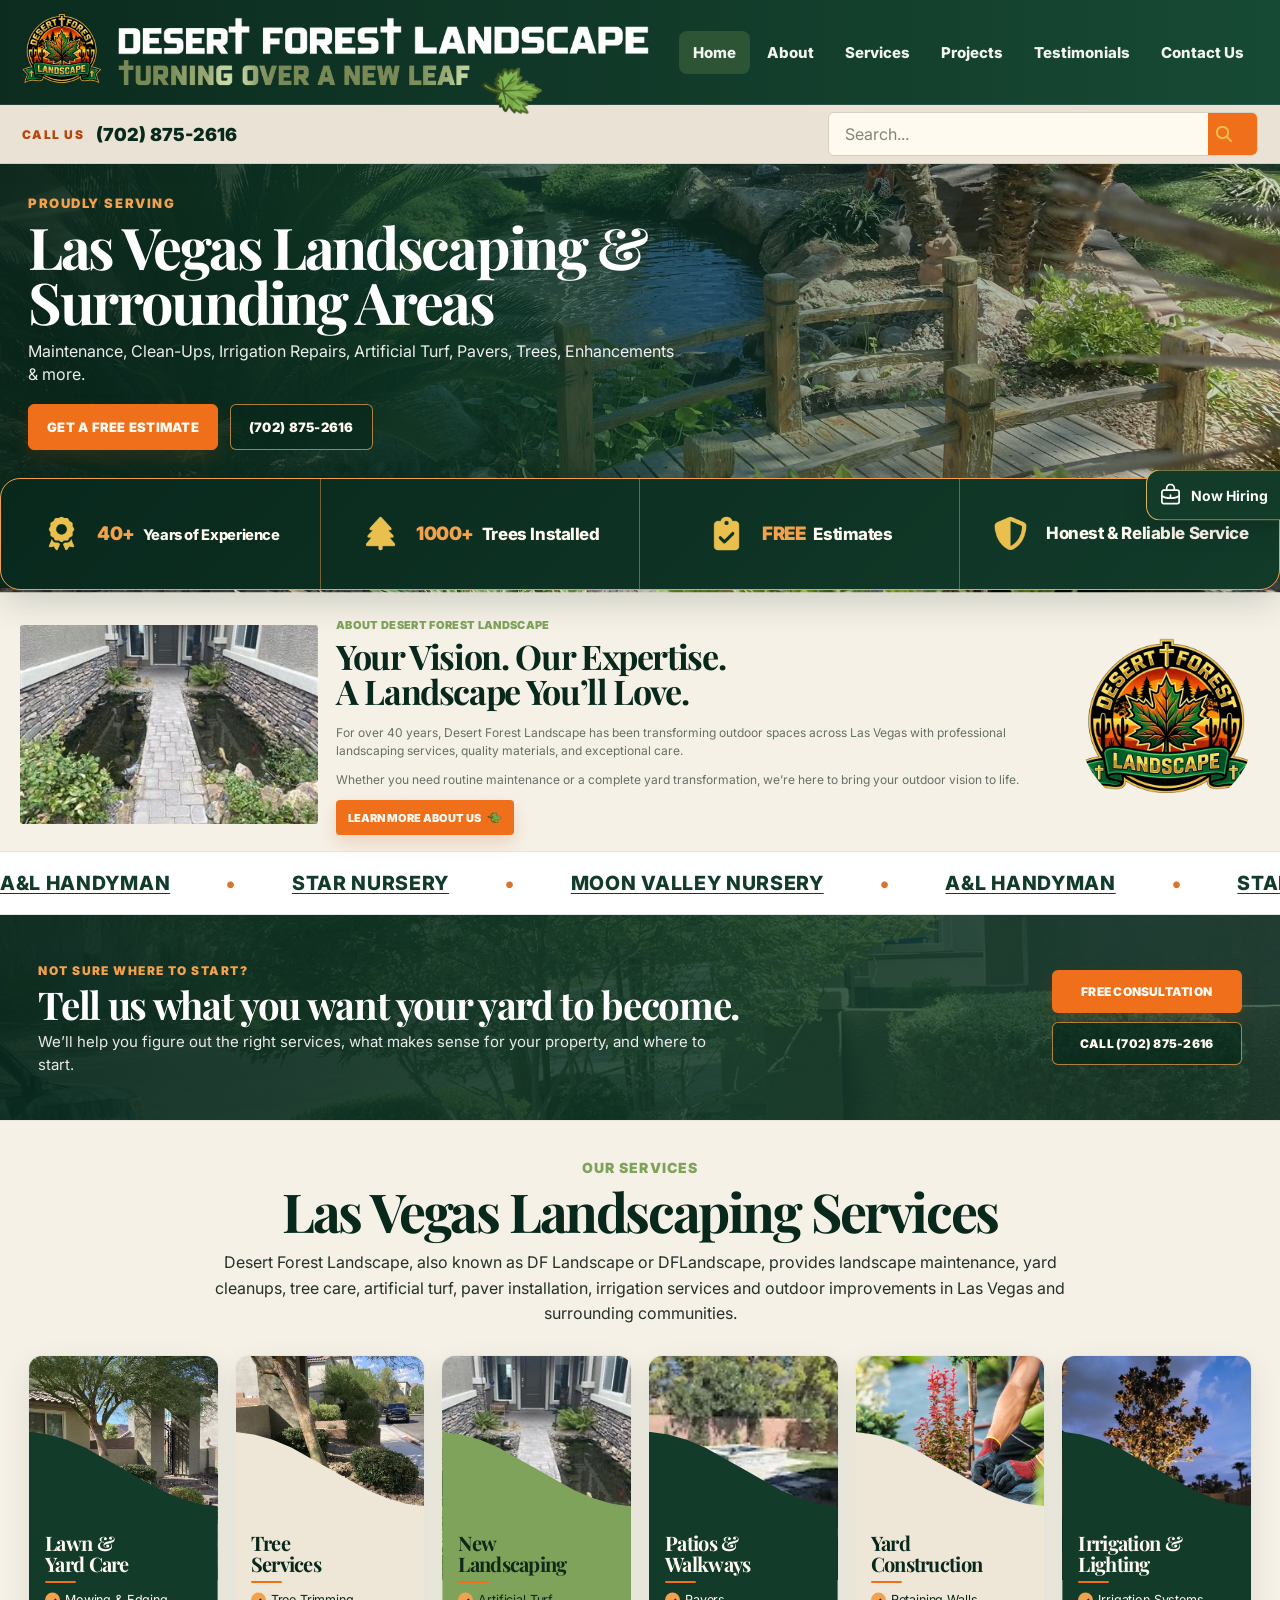
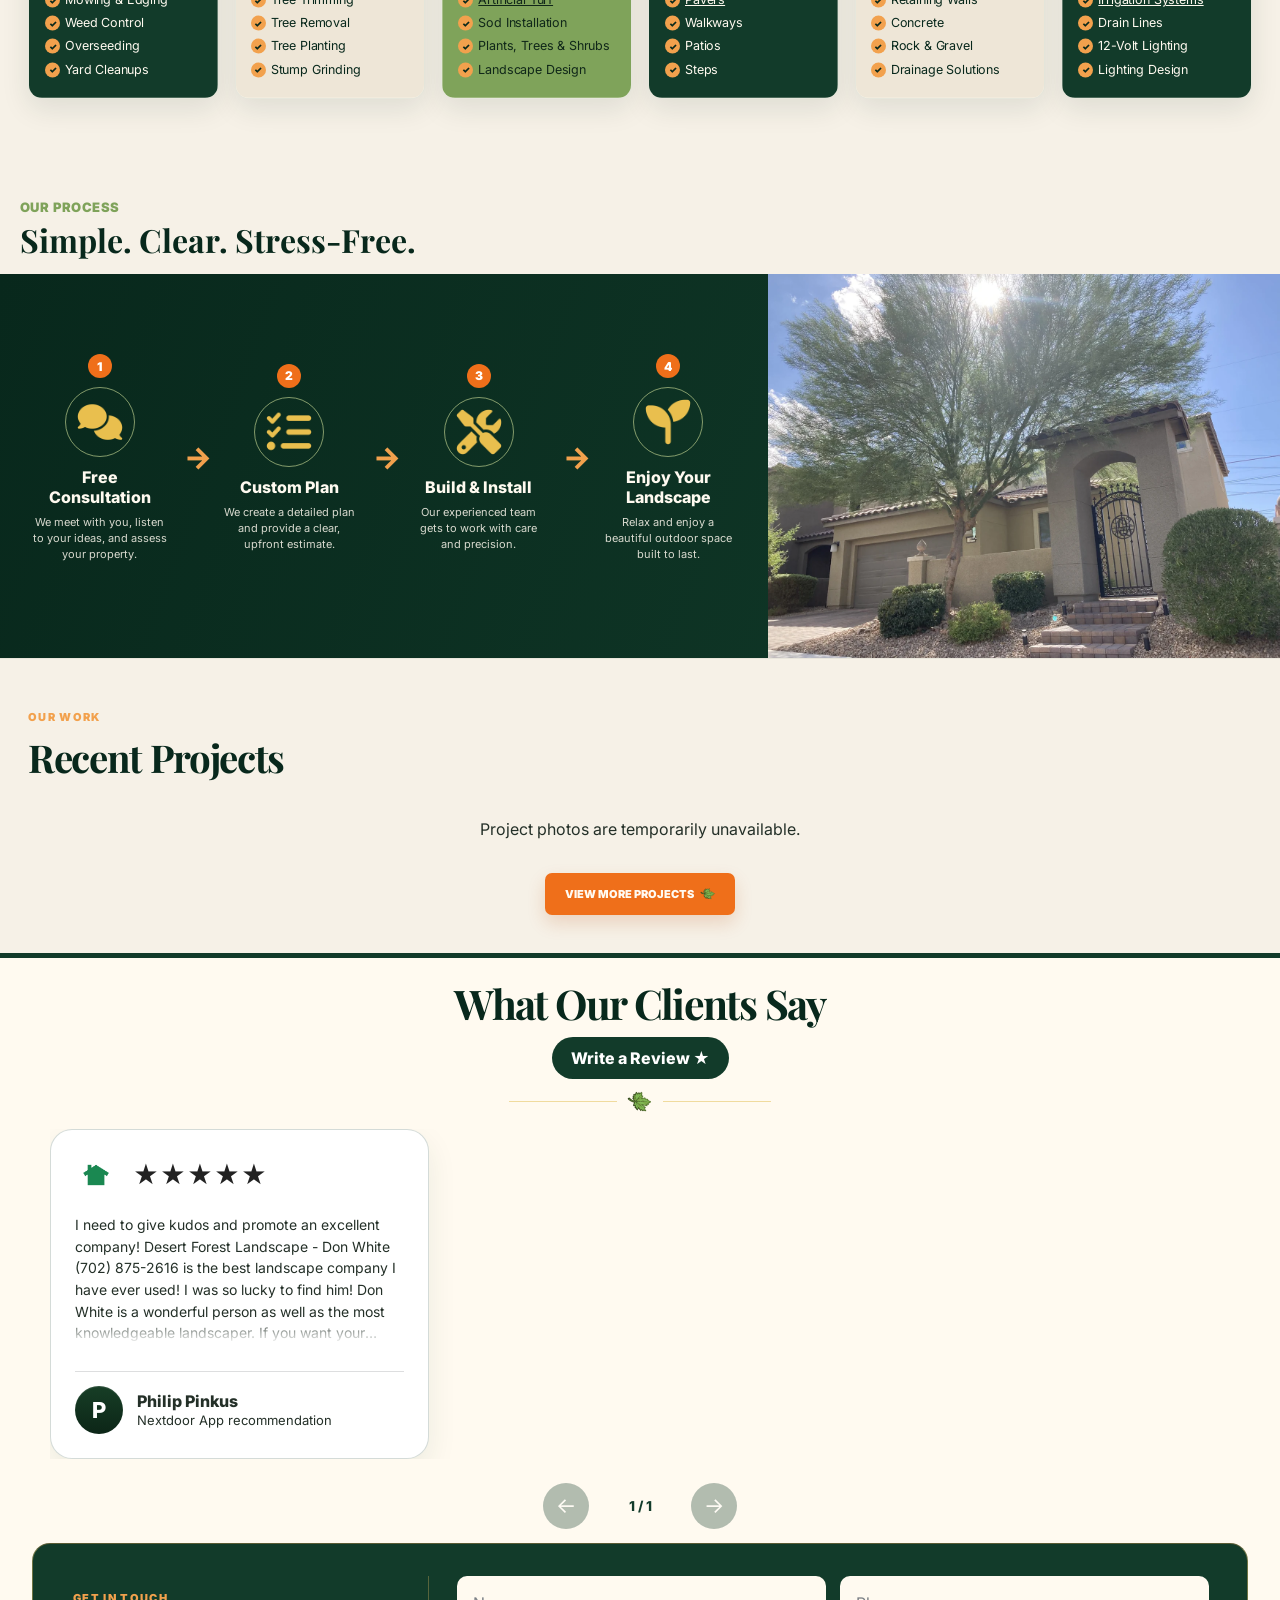
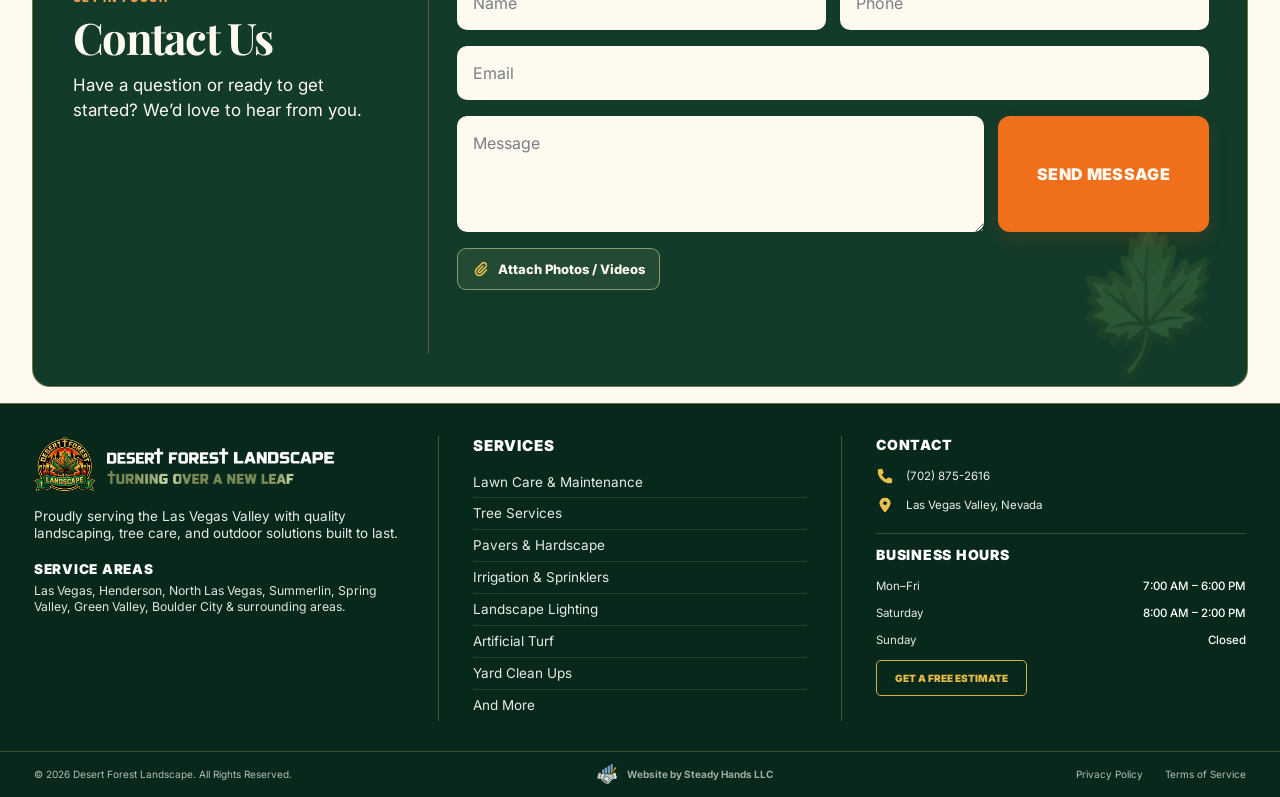
<file: index.html>
<!doctype html>



<html lang="en">

  <head>

    <meta charset="UTF-8" />
  <!-- Prioritize the CSS-background hero image above the fold -->
  <link rel="preload" as="image" href="/images/hero-vegas-landscaping.webp" fetchpriority="high">



    <meta

      name="viewport"

      content="width=device-width, initial-scale=1.0, maximum-scale=1.0, user-scalable=no"

    />



    <meta name="description" content="Desert Forest Landscape (DFLandscape / DF Landscape) offers landscaping maintenance, cleanups, irrigation repairs, artificial turf, pavers and trees in Las Vegas, NV.">



    <meta name="theme-color" content="#123b2a" />



    <title>Las Vegas Landscaping | Desert Forest Landscape</title>
<link rel="icon" type="image/png" sizes="48x48" href="/favicons/favicon-48x48.png">
<link rel="icon" type="image/png" sizes="32x32" href="/favicons/favicon-32x32.png">
<link rel="icon" type="image/png" sizes="16x16" href="/favicons/favicon-16x16.png">
<link rel="icon" type="image/x-icon" href="/favicon.ico">
<link rel="apple-touch-icon" sizes="180x180" href="/favicons/apple-touch-icon.png">
<link rel="manifest" href="/manifest.json?v=20261008-5">
  <!-- Search engine and social sharing metadata -->
  <link rel="canonical" href="https://dflandscape.com/">
  
  <meta property="og:type" content="website">
  <meta property="og:site_name" content="Desert Forest Landscape">
  <meta property="og:title" content="Las Vegas Landscaping | Desert Forest Landscape">
  <meta property="og:description" content="Desert Forest Landscape provides landscaping maintenance, cleanups, irrigation repairs, artificial turf, pavers and tree services in Las Vegas and surrounding areas.">
  <meta property="og:url" content="https://dflandscape.com/">
  <meta property="og:image" content="https://dflandscape.com/images/hero-vegas-landscaping.webp">
  <meta property="og:image:alt" content="Landscaping in Las Vegas by Desert Forest Landscape">
  <meta name="twitter:card" content="summary_large_image">
  <meta name="twitter:title" content="Las Vegas Landscaping | Desert Forest Landscape">
  <meta name="twitter:description" content="Desert Forest Landscape provides landscaping maintenance, cleanups, irrigation repairs, artificial turf, pavers and tree services in Las Vegas and surrounding areas.">
  <meta name="twitter:image" content="https://dflandscape.com/images/hero-vegas-landscaping.webp">




    <link rel="preconnect" href="https://wfxuxrvygyzonkflpwoq.supabase.co" crossorigin>
    <link rel="preconnect" href="https://fonts.googleapis.com" />



    <link rel="preconnect" href="https://fonts.gstatic.com" crossorigin />



    <link

      href="https://fonts.googleapis.com/css2?family=Inter:wght@400;500;600;700;800;900&family=Playfair+Display:wght@700;800;900&display=swap"

      rel="stylesheet"

    />



    <link

      rel="stylesheet"

      href="https://cdn.jsdelivr.net/npm/bootstrap-icons@1.11.3/font/bootstrap-icons.min.css"

    />



    <link

      rel="stylesheet"

      href="https://cdnjs.cloudflare.com/ajax/libs/font-awesome/6.7.2/css/all.min.css"

      referrerpolicy="no-referrer"

    />



    <link rel="stylesheet" href="css.css?v=20261119-service-height" />



    <script>

      // Force a true refresh to start at the top of the page.



      if ("scrollRestoration" in history) {

        history.scrollRestoration = "manual";

      }



      const navEntry = performance.getEntriesByType("navigation")[0];



      const isReload = navEntry && navEntry.type === "reload";



      if (isReload && window.location.hash) {

        history.replaceState(

          null,



          "",



          window.location.pathname + window.location.search,

        );

      }



      if (isReload) {

        window.scrollTo(0, 0);



        window.addEventListener("pageshow", () => {

          window.scrollTo(0, 0);



          requestAnimationFrame(() => {

            window.scrollTo(0, 0);



            requestAnimationFrame(() => {

              window.scrollTo(0, 0);

            });

          });

        });

      }

    </script>



    <style>

      /* Partner / supplier rotating strip */



      .company-rotator {

        overflow: hidden;



        overflow-anchor: none;



        background: #fff;



        border-top: 1px solid rgba(18, 59, 42, 0.12);



        border-bottom: 1px solid rgba(18, 59, 42, 0.12);



        padding: 18px 0;

      }



      .company-rotator-track {

        display: flex;



        overflow-anchor: none;



        width: max-content;



        align-items: center;



        animation: companyTicker 18s linear infinite;



        will-change: transform;

      }



      .company-rotator-group {

        display: flex;



        align-items: center;



        flex: 0 0 auto;



        padding-right: 56px;

      }



      .company-rotator-item {

        display: inline-flex;



        align-items: center;



        gap: 14px;



        white-space: nowrap;



        color: #123b2a;



        font-family: "Inter", sans-serif;



        font-size: clamp(1rem, 1.7vw, 1.22rem);



        font-weight: 800;



        letter-spacing: 0.035em;



        text-transform: uppercase;



        text-decoration: none;



        margin-right: 56px;



        flex: 0 0 auto;

      }



      .company-rotator-group .company-rotator-item:last-child {

        margin-right: 0;

      }



      .company-rotator-name {

        text-decoration: underline;



        text-underline-offset: 3px;

      }



      .company-rotator-item::after {

        content: "•";



        color: #d8752c;



        font-size: 1.1em;



        margin-left: 42px;



        text-decoration: none;



        display: inline-block;

      }



      .company-rotator:hover .company-rotator-track {

        animation-play-state: paused;

      }



      @keyframes companyTicker {

        from {

          transform: translateX(0);

        }



        to {

          transform: translateX(-50%);

        }

      }



      @media (prefers-reduced-motion: reduce) {

        .company-rotator-track {

          animation: none;

        }

      }



      @media (max-width: 640px) {

        .company-rotator {

          padding: 14px 0;

        }



        .company-rotator-track {

          animation-duration: 14s;

        }



        .company-rotator-item {

          margin-right: 36px;

        }



        .company-rotator-group {

          padding-right: 36px;

        }



        .company-rotator-item::after {

          margin-left: 22px;

        }

      }

    </style>



    <style>

      /* Project preview: 5 images on desktop, 6 on phones. */



      .projects-preview-grid .mobile-extra-project {

        display: none;

      }



      @media (max-width: 767px) {

        .projects-preview-grid .mobile-extra-project {

          display: block;

        }

      }

    </style>



    <style id="review-card-layout">

      #testimonials .testimonial-heading {
        display: flex;
        flex-direction: column;
        align-items: center;
        gap: 12px;
      }

      #testimonials .customer-review-link,
      #testimonials .heading-divider {
        margin: 0;
      }

      /* Review area: 3 cards per page on desktop, 2 on tablet, 1 on mobile. */

      #testimonials .review-carousel-shell {

        display: block !important;

        grid-template-columns: none !important;

        grid-template-rows: none !important;

        width: 100% !important;

        max-width: 1180px !important;

        min-width: 0 !important;

        margin: 0 auto !important;

        padding: 0 !important;

      }



      #testimonials .review-carousel-viewport {

        display: block !important;

        position: static !important;

        grid-column: auto !important;

        width: 100% !important;

        max-width: 100% !important;

        min-width: 0 !important;

        overflow: hidden !important;

        margin: 0 !important;

      }



      #testimonials #reviewCarousel,

      #testimonials .review-cards-grid {

        display: grid !important;

        grid-template-columns: repeat(3, minmax(0, 1fr)) !important;

        gap: 22px !important;

        width: 100% !important;

        max-width: 100% !important;

        min-width: 0 !important;

        transform: none !important;

        align-items: stretch !important;

      }



      #testimonials .review-card {

        display: flex !important;

        flex-direction: column !important;

        width: 100% !important;

        max-width: none !important;

        min-width: 0 !important;

        min-height: 360px !important;

        box-sizing: border-box !important;

        margin: 0 !important;

        padding: 28px !important;

        border: 1px solid rgba(18, 59, 42, 0.18) !important;

        border-radius: 22px !important;

        background: #fff !important;

        box-shadow: 0 12px 30px rgba(18, 59, 42, 0.08) !important;

      }



      #testimonials .review-copy {

        width: auto !important;

        max-width: none !important;

        white-space: normal !important;

        overflow: visible !important;

        overflow-wrap: break-word !important;

        word-break: normal !important;

        line-height: 1.65 !important;

        flex: 1 1 auto !important;

      }



      #testimonials .review-card-bottom {

        margin-top: auto !important;

      }



      #testimonials .review-navigation {

        display: flex;

        justify-content: center;

        align-items: center;

        gap: 14px;

        margin-top: 24px;

      }



      #testimonials .review-nav-button {

        display: grid;

        width: 46px;

        height: 46px;

        place-items: center;

        border: 1px solid rgba(18, 59, 42, 0.3);

        border-radius: 50%;

        background: #123b2a;

        color: #fff;

        cursor: pointer;

        font: inherit;

        font-size: 1.35rem;

        line-height: 1;

        transition:

          transform 0.18s ease,

          opacity 0.18s ease;

      }



      #testimonials .review-nav-button:hover:not(:disabled) {

        transform: translateY(-2px);

      }



      #testimonials .review-nav-button:disabled {

        cursor: default;

        opacity: 0.32;

      }



      #testimonials .review-page-status {

        min-width: 74px;

        text-align: center;

        color: #123b2a;

        font-family: "Inter", sans-serif;

        font-size: 0.85rem;

        font-weight: 800;

      }



      @media (max-width: 900px) {

        #testimonials #reviewCarousel,

        #testimonials .review-cards-grid {

          grid-template-columns: repeat(2, minmax(0, 1fr)) !important;

        }

      }



      @media (max-width: 640px) {

        #testimonials #reviewCarousel,

        #testimonials .review-cards-grid {

          grid-template-columns: 1fr !important;

          gap: 16px !important;

        }



        #testimonials .review-card {

          min-height: 0 !important;

          padding: 20px !important;

        }



        #testimonials .review-navigation {

          margin-top: 18px;

        }

      }



      .nextdoor-review-logo {

        width: 34px;

        height: 34px;

        object-fit: contain;

        display: block;

      }



      #testimonials .review-platform.review-platform-logo {

        display: flex;

        align-items: center;

        justify-content: center;

        background: transparent;

      }


      /* Compact, equally sized testimonial cards with an ellipsis and
         a gentle fade only for text that actually overflows. */
      #testimonials .review-card {
        height: 330px !important;
        min-height: 0 !important;
        overflow: hidden !important;
        padding: 24px !important;
      }
      #testimonials .review-copy {
        display: -webkit-box !important;
        -webkit-box-orient: vertical !important;
        -webkit-line-clamp: 6 !important;
        line-clamp: 6;
        overflow: hidden !important;
        flex: 0 1 auto !important;
        line-height: 1.55 !important;
        min-height: 0 !important;
        margin-bottom: 12px !important;
      }
      #testimonials .review-copy.review-copy-truncated {
        -webkit-mask-image: linear-gradient(to bottom, #000 0%, #000 79%, transparent 100%);
        mask-image: linear-gradient(to bottom, #000 0%, #000 79%, transparent 100%);
      }
      #testimonials .review-card-bottom {
        flex: 0 0 auto !important;
        margin-top: auto !important;
      }
      @media(max-width:640px) {
        #testimonials .review-card {
          height: 318px !important;
          min-height: 0 !important;
          padding: 20px !important;
        }
        #testimonials .review-copy {
          -webkit-line-clamp: 5 !important;
          line-clamp: 5;
        }
      }
    </style>

  
  <style id="steady-hands-credit-style">
    .steady-hands-credit {
      display: inline-flex;
      align-items: center;
      justify-content: center;
      gap: 8px;
      color: inherit;
      text-decoration: none;
      font-family: "Inter", sans-serif;
      font-size: 0.82rem;
      font-weight: 700;
      opacity: 0.88;
      transition: opacity 0.18s ease, transform 0.18s ease;
    }

    .steady-hands-credit:hover {
      opacity: 1;
      transform: translateY(-1px);
    }

    .steady-hands-credit img {
      display: block;
      width: 24px;
      height: 24px;
      object-fit: contain;
    }

    .footer-bottom .steady-hands-credit {
      margin-inline: auto;
    }

    .mobile-footer-bottom .steady-hands-credit {
      margin: 10px auto;
      width: fit-content;
    }

    @media (max-width: 767px) {
      .mobile-footer-bottom {
        text-align: center;
      }

      .steady-hands-credit {
        font-size: 0.78rem;
      }

      .steady-hands-credit img {
        width: 22px;
        height: 22px;
      }
    }
  </style>


    <style id="supabase-project-photo-style">
      .projects-preview-grid .project-preview-photo {
        position: relative;
        overflow: hidden;
        min-width: 0;
        height: 100%;
      }

      .projects-preview-grid .project-preview-photo > img {
        width: 100%;
        height: 100%;
        object-fit: cover;
        display: block;
      }

      .projects-preview-grid .project-photo-label {
        position: absolute;
        top: 10px;
        left: 10px;
        z-index: 2;
        padding: 6px 9px;
        border-radius: 999px;
        color: #fff;
        background: rgba(8, 40, 28, .84);
        border: 1px solid rgba(255,255,255,.25);
        font: 900 10px/1 "Inter", sans-serif;
        letter-spacing: .08em;
        backdrop-filter: blur(6px);
      }

      @media (max-width: 767px) {
        .projects-preview-grid .project-photo-label {
          top: 7px;
          left: 7px;
          padding: 5px 7px;
          font-size: 8px;
        }
      }
    </style>


    <!-- Local business structured data for search engines -->
    <script type="application/ld+json">
    {
      "@context": "https://schema.org",
      "@type": "LandscapingBusiness",
      "@id": "https://dflandscape.com/#business",
      "name": "Desert Forest Landscape",
      "alternateName": ["DFLandscape", "DF Landscape", "Desert Forest Landscaping"],
      "url": "https://dflandscape.com/",
      "image": "https://dflandscape.com/images/hero-vegas-landscaping.webp",
      "logo": "https://dflandscape.com/images/logo.webp",
      "telephone": "+1-702-875-2616",
      "description": "Landscaping maintenance, cleanups, irrigation repairs, artificial turf, pavers, tree services and landscape enhancements serving the Las Vegas Valley.",
      "areaServed": [
        {
          "@type": "Place",
          "name": "Las Vegas, Nevada"
        },
        {
          "@type": "Place",
          "name": "Henderson, Nevada"
        },
        {
          "@type": "Place",
          "name": "North Las Vegas, Nevada"
        },
        {
          "@type": "Place",
          "name": "Summerlin, Nevada"
        },
        {
          "@type": "Place",
          "name": "Spring Valley, Nevada"
        },
        {
          "@type": "Place",
          "name": "Green Valley, Nevada"
        },
        {
          "@type": "Place",
          "name": "Boulder City, Nevada"
        }
      ],
      "hasOfferCatalog": {
        "@type": "OfferCatalog",
        "name": "Landscaping Services",
        "itemListElement": [
          {
            "@type": "OfferCatalog",
            "name": "Landscape Maintenance"
          },
          {
            "@type": "OfferCatalog",
            "name": "Yard Cleanups"
          },
          {
            "@type": "OfferCatalog",
            "name": "Irrigation Repairs"
          },
          {
            "@type": "OfferCatalog",
            "name": "Artificial Turf"
          },
          {
            "@type": "OfferCatalog",
            "name": "Pavers"
          },
          {
            "@type": "OfferCatalog",
            "name": "Tree Services"
          },
          {
            "@type": "OfferCatalog",
            "name": "Landscape Enhancements"
          }
        ]
      }
    }
    </script>


    <style id="services-seo-text-styles">
      .services-seo-intro { max-width: 850px; margin: 12px auto 28px; text-align: center; line-height: 1.6; }
      .service-seo-description { font-size: 0.9rem; line-height: 1.5; margin: 10px 0 12px; }
    </style>
<link rel="stylesheet" href="/hiring.css?v=20261119-merge-1">
</head>



  <body class="brand-refresh">

    <header class="site-header">

      <div class="header-inner shell-wide">

        <a class="brand" href="#home" aria-label="Desert Forest Landscape home">

          <img

            class="brand-logo"

            src="images/logo.webp"

            alt="Desert Forest Landscape logo"

          />



          <span class="brand-copy">

            <img

              class="brand-text"

              src="images/text.webp"

              alt="Desert Forest Landscape"

            />



            <span class="brand-tagline-row">

              <img

                class="brand-slogan"

                src="images/slogan.webp"

                alt="Turning over a new leaf"

              />



              <img

                class="brand-leaf"

                src="images/leaf.webp"

                alt=""

                aria-hidden="true"

              />

            </span>

          </span>

        </a>



        <button

          class="mobile-menu-button"

          id="mobileMenuButton"

          aria-label="Open menu"

          aria-expanded="false"

        >

          <span></span><span></span><span></span>

        </button>



        <nav class="main-nav" id="mainNav" aria-label="Primary navigation">

          <a href="#home" class="nav-link active">Home</a>



          <a href="#about" class="nav-link">About</a>



          <a href="#services" class="nav-link">Services</a>



          <a href="#projects" class="nav-link">Projects</a>



          <a href="#testimonials" class="nav-link">Testimonials</a>



          <a href="#contact" class="nav-link">Contact Us</a>

        </nav>

      </div>

    </header>



    <div class="sub-header">

      <div class="sub-header-inner shell-wide">

        <a class="phone-link" href="tel:+17028752612">

          <span>Call Us</span>



          <strong>(702) 875-2616</strong>

        </a>



        <form class="site-search" role="search">

          <input

            type="search"

            placeholder="Search..."

            aria-label="Search services"

          />



          <button type="submit" aria-label="Search">

            <img

              src="icons/search.png"

              alt=""

              aria-hidden="true"

              style="width: 20px; height: 20px; object-fit: contain"

            />

          </button>

        </form>

      </div>

    </div>



    <main id="home">

      <section class="compact-hero" id="home">

        <div class="compact-hero-image" aria-hidden="true"></div>



        <div class="compact-hero-overlay"></div>



        <div class="compact-hero-content">

          <div class="compact-hero-copy">

            <span class="compact-hero-kicker">PROUDLY SERVING</span>



            <h1>Las Vegas Landscaping & Surrounding Areas</h1>



            <p>

              Maintenance, Clean-Ups, Irrigation Repairs, Artificial Turf,

              Pavers, Trees, Enhancements & more.

            </p>



            <div class="compact-hero-actions">

              <a class="hero-cta hero-cta-primary" href="#contact"

                >GET A FREE ESTIMATE</a

              >



              <a class="hero-cta hero-cta-secondary" href="tel:+17028752612"

                >(702) 875-2616</a

              >

            </div>

          </div>

        </div>

      </section>



      <section class="stats-section" aria-label="Company highlights">

        <div class="stats-grid">

          <article class="stat-card">

            <div class="stat-icon">

              <img

                src="icons/award.png"

                alt=""

                aria-hidden="true"

                style="width: 100%; height: 100%; object-fit: contain"

              />

            </div>



            <div class="stat-label">

              <strong>40+</strong><span>Years of Experience</span>

            </div>

          </article>



          <article class="stat-card">

            <div class="stat-icon">

              <img

                src="icons/tree.png"

                alt=""

                aria-hidden="true"

                style="width: 100%; height: 100%; object-fit: contain"

              />

            </div>



            <div class="stat-label">

              <strong>1000+</strong><span>Trees Installed</span>

            </div>

          </article>



          <article class="stat-card">

            <div class="stat-icon">

              <img

                src="icons/estimate.png"

                alt=""

                aria-hidden="true"

                style="width: 100%; height: 100%; object-fit: contain"

              />

            </div>



            <div class="stat-label">

              <strong>FREE</strong><span>Estimates</span>

            </div>

          </article>



          <article class="stat-card">

            <div class="stat-icon">

              <img

                src="icons/reliable.png"

                alt=""

                aria-hidden="true"

                style="width: 100%; height: 100%; object-fit: contain"

              />

            </div>



            <div class="stat-label"><span>Honest & Reliable Service</span></div>

          </article>

        </div>

      </section>



      <section class="about-section" id="about">

        <div class="site-width about-grid">

          <div class="about-photo">

            <img

              src="images/about-vegas-landscaping.webp"

              alt="Professionally landscaped residential backyard"

            loading="lazy" decoding="async" />

          </div>



          <div class="about-copy">

            <span class="eyebrow">ABOUT DESERT FOREST LANDSCAPE</span>



            <h2>Your Vision. Our Expertise.<br />A Landscape You’ll Love.</h2>



            <p>

              For over 40 years, Desert Forest Landscape has been transforming

              outdoor spaces across Las Vegas with professional landscaping

              services, quality materials, and exceptional care.

            </p>



            <p>

              Whether you need routine maintenance or a complete yard

              transformation, we’re here to bring your outdoor vision to life.

            </p>



            <a href="#contact" class="small-button"

              >LEARN MORE ABOUT US



              <img src="images/leaf.webp" alt="" aria-hidden="true"

            /></a>

          </div>



          <div class="about-logo-wrap">

            <img src="images/logo.webp" alt="Desert Forest Landscape logo" />

          </div>

        </div>

      </section>



      <section class="company-rotator" aria-label="Companies we work with">

        <div class="company-rotator-track">

          <div class="company-rotator-group">

            <a

              class="company-rotator-item"

              href="https://a-l-handyman.com"

              target="_blank"

              rel="noopener noreferrer"

              ><span class="company-rotator-name">A&L Handyman</span></a

            >



            <a

              class="company-rotator-item"

              href="https://www.starnursery.com/"

              target="_blank"

              rel="noopener noreferrer"

              ><span class="company-rotator-name">Star Nursery</span></a

            >



            <a

              class="company-rotator-item"

              href="https://www.moonvalleynurseries.com/"

              target="_blank"

              rel="noopener noreferrer"

              ><span class="company-rotator-name">Moon Valley Nursery</span></a

            >



          </div>



          <div class="company-rotator-group" aria-hidden="true">

            <a

              class="company-rotator-item"

              href="https://a-l-handyman.com"

              target="_blank"

              rel="noopener noreferrer"

              ><span class="company-rotator-name">A&L Handyman</span></a

            >



            <a

              class="company-rotator-item"

              href="https://www.starnursery.com/"

              target="_blank"

              rel="noopener noreferrer"

              ><span class="company-rotator-name">Star Nursery</span></a

            >



            <a

              class="company-rotator-item"

              href="https://www.moonvalleynurseries.com/"

              target="_blank"

              rel="noopener noreferrer"

              ><span class="company-rotator-name">Moon Valley Nursery</span></a

            >



          </div>

        </div>

      </section>



      <section class="consultation-strip">

        <div class="consultation-strip-bg" aria-hidden="true"></div>



        <div class="consultation-strip-overlay"></div>



        <div class="consultation-strip-content">

          <div class="consultation-strip-copy">

            <span class="consultation-kicker">NOT SURE WHERE TO START?</span>



            <h2>Tell us what you want your yard to become.</h2>



            <p>

              We’ll help you figure out the right services, what makes sense for

              your property, and where to start.

            </p>

          </div>



          <div class="consultation-strip-actions">

            <a href="#contact" class="consultation-button primary"

              >FREE CONSULTATION</a

            >



            <a href="tel:+17028752612" class="consultation-button secondary"

              >CALL (702) 875-2616</a

            >

          </div>

        </div>

      </section>



      <section class="services-section" id="services">

        <div class="site-width">

          <div class="section-head">

            <span class="eyebrow centered-eyebrow">OUR SERVICES</span>



            <h2>Las Vegas Landscaping Services</h2>
            <p class="services-seo-intro">Desert Forest Landscape, also known as DF Landscape or DFLandscape, provides landscape maintenance, yard cleanups, tree care, artificial turf, paver installation, irrigation services and outdoor improvements in Las Vegas and surrounding communities.</p>

          </div>



          <div class="services-grid services-card-grid">

            <article class="service-card service-card-blue searchable-card">

              <img

                src="images/service-lawn-yard-care.webp"

                alt="Professional lawn and garden maintenance"

              loading="lazy" decoding="async" />



              <div class="service-card-body">

                <h3>Lawn &<br />Yard Care</h3>



                <span class="service-accent"></span>



                <ul>

                  <li>Mowing & Edging</li>



                  <li>Weed Control</li>



                  <li>Overseeding</li>



                  <li>Yard Cleanups</li>

                </ul>

              </div>

            </article>



            <article class="service-card service-card-cream searchable-card">

              <img

                src="images/service-tree-services.webp"

                alt="Professional tree care service"

              loading="lazy" decoding="async" />



              <div class="service-card-body">

                <h3>Tree<br />Services</h3>



                <span class="service-accent"></span>



                <ul>

                  <li>Tree Trimming</li>



                  <li>Tree Removal</li>



                  <li>Tree Planting</li>



                  <li>Stump Grinding</li>

                </ul>

              </div>

            </article>



            <article class="service-card service-card-olive searchable-card">

              <img

                src="images/service-new-landscaping.webp"

                alt="New residential landscape installation"

              loading="lazy" decoding="async" />



              <div class="service-card-body">

                <h3>New<br />Landscaping</h3>



                <span class="service-accent"></span>



                <ul>

                  <li><a href="artificial-turf-las-vegas.html">Artificial Turf</a></li>



                  <li>Sod Installation</li>



                  <li>Plants, Trees & Shrubs</li>



                  <li>Landscape Design</li>

                </ul>

              </div>

            </article>



            <article class="service-card service-card-rust searchable-card">

              <img

                src="images/service-patios-walkways.webp"

                alt="Landscaped patio and stone walkway"

              loading="lazy" decoding="async" />



              <div class="service-card-body">

                <h3>Patios &<br />Walkways</h3>



                <span class="service-accent"></span>



                <ul>

                  <li><a href="paver-installation-las-vegas.html">Pavers</a></li>



                  <li>Walkways</li>



                  <li>Patios</li>



                  <li>Steps</li>

                </ul>

              </div>

            </article>



            <article class="service-card service-card-tan searchable-card">

              <img

                src="images/service-yard-construction.webp"

                alt="Garden construction and hardscaping"

              loading="lazy" decoding="async" />



              <div class="service-card-body">

                <h3>Yard<br />Construction</h3>



                <span class="service-accent"></span>



                <ul>

                  <li>Retaining Walls</li>



                  <li>Concrete</li>



                  <li>Rock & Gravel</li>



                  <li>Drainage Solutions</li>

                </ul>

              </div>

            </article>



            <article class="service-card service-card-blue searchable-card">

              <img

                src="images/service-irrigation-lighting.webp"

                alt="Automatic lawn irrigation sprinkler"

              loading="lazy" decoding="async" />



              <div class="service-card-body">

                <h3>Irrigation &<br />Lighting</h3>



                <span class="service-accent"></span>



                <ul>

                  <li><a href="irrigation-repair-las-vegas.html">Irrigation Systems</a></li>



                  <li>Drain Lines</li>



                  <li>12-Volt Lighting</li>



                  <li>Lighting Design</li>

                </ul>

              </div>

            </article>

          </div>

        </div>

      </section>



      <div class="site-width process-heading process-heading-outside">

        <span class="eyebrow">OUR PROCESS</span>



        <h2>Simple. Clear. Stress-Free.</h2>

      </div>



      <section class="process-section" id="process">

        <div class="site-width process-layout">

          <div class="process-copy">

            <div class="process-steps">

              <article class="step-item">

                <span class="step-badge">1</span>



                <div class="step-icon">

                  <img

                    src="icons/consultation.png"

                    alt=""

                    aria-hidden="true"

                    style="width: 100%; height: 100%; object-fit: contain"

                  />

                </div>



                <h3>Free Consultation</h3>



                <p>

                  We meet with you, listen to your ideas, and assess your

                  property.

                </p>

              </article>



              <div class="process-arrow">→</div>



              <article class="step-item">

                <span class="step-badge">2</span>



                <div class="step-icon">

                  <img

                    src="icons/custom-plan.png"

                    alt=""

                    aria-hidden="true"

                    style="width: 100%; height: 100%; object-fit: contain"

                  />

                </div>



                <h3>Custom Plan</h3>



                <p>

                  We create a detailed plan and provide a clear, upfront

                  estimate.

                </p>

              </article>



              <div class="process-arrow">→</div>



              <article class="step-item">

                <span class="step-badge">3</span>



                <div class="step-icon">

                  <img

                    src="icons/build-install.png"

                    alt=""

                    aria-hidden="true"

                    style="width: 100%; height: 100%; object-fit: contain"

                  />

                </div>



                <h3>Build & Install</h3>



                <p>

                  Our experienced team gets to work with care and precision.

                </p>

              </article>



              <div class="process-arrow">→</div>



              <article class="step-item">

                <span class="step-badge">4</span>



                <div class="step-icon">

                  <img

                    src="icons/landscape.png"

                    alt=""

                    aria-hidden="true"

                    style="width: 100%; height: 100%; object-fit: contain"

                  />

                </div>



                <h3>Enjoy Your Landscape</h3>



                <p>Relax and enjoy a beautiful outdoor space built to last.</p>

              </article>

            </div>

          </div>



          <div class="process-photo">

            <img

              src="images/process-vegas-landscaping.webp"

              alt="Completed residential landscape project"

            loading="lazy" decoding="async" />

          </div>

        </div>

      </section>



      <section class="projects-section" id="projects">

        <div class="site-width">

          <div class="projects-heading-row">

            <div>

              <span class="section-kicker">OUR WORK</span>



              <h2 class="projects-heading">Recent Projects</h2>

            </div>

          </div>



          <div

            class="projects-grid projects-preview-grid"

            id="projectsPreview"

            aria-live="polite"

          ></div>



          <div class="project-button-row">

            <a href="gallery.html" class="small-button center-button"

              >VIEW MORE PROJECTS



              <img src="images/leaf.webp" alt="" aria-hidden="true"

            /></a>

          </div>

        </div>

      </section>



      <section class="testimonials-section" id="testimonials">

        <div class="site-width">

          <div class="testimonial-heading redesigned-heading">

            <h2>What Our Clients Say</h2>
            <a class="customer-review-link" href="/review">Write a Review ★</a>



            <div class="heading-divider" aria-hidden="true">

              <span></span>



              <img src="images/leaf.webp" alt="" />



              <span></span>

            </div>

          </div>



          <div class="review-carousel-shell">

            <div class="review-carousel-viewport">

              <div class="review-cards-grid" id="reviewCarousel">

                <article class="review-card">

                  <div class="review-card-top review-rating-header">
  <img class="review-brand-logo" src="icons/nextdoor.png" alt="Nextdoor logo" loading="lazy" decoding="async">
  <span class="review-rating-stars" role="img" aria-label="5 out of 5 stars">★★★★★</span>
</div>

                  <p class="review-copy">

                    I need to give kudos and promote an excellent company!

                    Desert Forest Landscape - Don White (702) 875-2616 is the

                    best landscape company I have ever used! I was so lucky to

                    find him! Don White is a wonderful person as well as the

                    most knowledgeable landscaper. If you want your property to

                    look like a golf course, he's your man! I recommend him with

                    the highest regard!

                  </p>



                  <div class="review-card-bottom">

                    <div class="review-author">

                      <div class="review-avatar">P</div>



                      <div class="review-author-meta">

                        <strong>Philip Pinkus</strong>



                        <span>Nextdoor App recommendation</span>

                      </div>

                    </div>

                  </div>

                </article>

              </div>

            </div>



            <div class="review-navigation" aria-label="Review navigation">

              <button

                class="review-nav-button"

                id="previousReview"

                type="button"

                aria-label="Previous reviews"

              >

                ←

              </button>



              <span class="review-page-status" id="reviewPageStatus"

                >1 / 1</span

              >



              <button

                class="review-nav-button"

                id="nextReview"

                type="button"

                aria-label="Next reviews"

              >

                →

              </button>

            </div>

          </div>



          <section class="contact-bottom-section" id="contact">

            <div class="contact-bottom-copy">

              <span class="section-kicker light-kicker">GET IN TOUCH</span>



              <h2>Contact Us</h2>



              <p>

                Have a question or ready to get started? We’d love to hear from

                you.

              </p>

            </div>



            <form class="contact-bottom-form" id="landscapeContactForm" enctype="multipart/form-data">

              <div class="contact-grid">

                <input type="text" placeholder="Name" aria-label="Name" name="name" autocomplete="name" maxlength="120" required />



                <input type="text" placeholder="Phone" aria-label="Phone" name="phone" type="tel" autocomplete="tel" maxlength="24" required />

              </div>



              <input type="email" placeholder="Email" aria-label="Email" name="email" autocomplete="email" maxlength="254" required />



              <div class="contact-message-row">

                <textarea placeholder="Message" aria-label="Message" name="message" minlength="10" maxlength="4000" required></textarea>



                <button type="submit" class="contact-submit">

                  SEND MESSAGE

                </button>

              </div>



              <div class="contact-attachment-row">

                <label class="attachment-button" for="contactFiles">

                  <img

                    src="icons/attachment.png"

                    alt=""

                    aria-hidden="true"

                    style="width: 18px; height: 18px; object-fit: contain"

                  />



                  <span>Attach Photos / Videos</span>

                </label>



                <input

                  id="contactFiles"

                  class="attachment-input"

                  type="file"

                  name="attachments"

                  accept="image/*,video/*"

                  multiple

                />

              </div>



              <div class="dfl-hp" aria-hidden="true" style="position:absolute;left:-10000px;width:1px;height:1px;overflow:hidden;"><label for="dflWebsiteField">Leave blank</label><input id="dflWebsiteField" type="text" name="website" tabindex="-1" autocomplete="off"></div>
              <p id="dflContactStatus" role="status" aria-live="polite"></p>
              <div class="attachment-preview"

                id="attachmentPreview"

                aria-live="polite"

              ></div>

            </form>

          </section>



          <footer

            class="mobile-footer-reference"

            aria-label="Desert Forest Landscape footer"

          >

            <div class="mobile-footer-hero">

              <div class="mobile-footer-brand">

                <img

                  class="mobile-footer-logo"

                  src="images/logo.webp"

                  alt="Desert Forest Landscape logo"

                />



                <img

                  class="mobile-footer-title-image"

                  src="images/text.webp"

                  alt="Desert Forest Landscape"

                />



                <img

                  class="mobile-footer-slogan-image"

                  src="images/slogan.webp"

                  alt="Turning Over a New Leaf"

                />

              </div>



              <p class="mobile-footer-about">

                Proudly serving the Las Vegas Valley with quality landscaping,

                tree care, and outdoor solutions built to last.

              </p>

            </div>



            <div class="mobile-footer-section mobile-footer-areas">

              <h3>

                <img

                  src="icons/location.png"

                  alt=""

                  aria-hidden="true"

                  style="width: 18px; height: 18px; object-fit: contain"

                /><span>SERVICE AREAS</span>

              </h3>



              <p>

                Las Vegas, Henderson, North Las Vegas, Summerlin, Spring Valley,

                Green Valley, Boulder City & surrounding areas.

              </p>

            </div>



            <div class="mobile-footer-section mobile-footer-services-section">

              <h3>

                <i class="fa-solid fa-seedling" aria-hidden="true"></i

                ><span>SERVICES</span>

              </h3>



              <div class="mobile-footer-service-grid">

                <div>

                  <i class="fa-solid fa-seedling" aria-hidden="true"></i

                  ><span>Lawn Care & Maintenance</span>

                </div>



                <div><i class="fa-solid fa-tree" aria-hidden="true"></i><span>Tree Services</span></div>



                <div>

                  <i class="fa-solid fa-border-all" aria-hidden="true"></i

                  ><span>Pavers & Hardscape</span>

                </div>



                <div>

                  <i class="fa-solid fa-droplet" aria-hidden="true"></i><span>Irrigation</span>

                </div>



                <div>

                  <i class="fa-solid fa-lightbulb" aria-hidden="true"></i

                  ><span>Landscape Lighting</span>

                </div>



                <div>

                  <i class="fa-solid fa-leaf" aria-hidden="true"></i><span>Artificial Turf</span>

                </div>



                <div>

                  <i class="fa-solid fa-trash-can" aria-hidden="true"></i><span>Yard Clean Ups</span>

                </div>



                <div><i class="fa-solid fa-ellipsis" aria-hidden="true"></i><span>And More</span></div>

              </div>

            </div>



            <div class="mobile-footer-contact-hours">

              <div class="mobile-footer-contact-block">

                <h3>CONTACT</h3>



                <a href="tel:+17028752612"

                  ><img

                    src="icons/phone.png"

                    alt=""

                    aria-hidden="true"

                    style="width: 18px; height: 18px; object-fit: contain"

                  /><span>(702) 875-2616</span></a

                >



                <p>

                  <img

                    src="icons/location.png"

                    alt=""

                    aria-hidden="true"

                    style="width: 18px; height: 18px; object-fit: contain"

                  /><span>Las Vegas Valley, Nevada</span>

                </p>

              </div>



              <div class="mobile-footer-hours-block">

                <h3>BUSINESS HOURS</h3>



                <div>

                  <span>Mon–Fri</span><strong>7:00 AM – 6:00 PM</strong>

                </div>



                <div>

                  <span>Saturday</span><strong>8:00 AM – 2:00 PM</strong>

                </div>



                <div><span>Sunday</span><strong>Closed</strong></div>

              </div>

            </div>



            <a class="mobile-footer-estimate" href="#contact"

              ><img

                src="icons/estimate.png"

                alt=""

                aria-hidden="true"

                style="width: 18px; height: 18px; object-fit: contain"

              /><span>GET A FREE ESTIMATE</span></a

            >



            <div class="mobile-footer-bottom">

              <p>© 2026 Desert Forest Landscape. All Rights Reserved.</p>

            <a
              class="steady-hands-credit steady-hands-credit-mobile"
              href="https://steadyhandsop.com"
              target="_blank"
              rel="noopener noreferrer"
              aria-label="Website by Steady Hands LLC"
            >
              <img
                src="icons/steady-hands-logo.png"
                alt="Steady Hands LLC logo"
              />
              <span>Website by Steady Hands LLC</span>
            </a>




              <div>

                <a href="#">Privacy Policy</a><span>•</span

                ><a href="#">Terms of Service</a>

              </div>

            </div>

          </footer>



          <footer class="site-footer site-footer-expanded">

            <div class="footer-main">

              <div class="footer-brand-column">

                <div class="footer-brand-lockup">

                  <img

                    class="footer-logo"

                    src="images/logo.webp"

                    alt="Desert Forest Landscape logo"

                  />



                  <div class="footer-brand-images">

                    <img

                      class="footer-title-image"

                      src="images/text.webp"

                      alt="Desert Forest Landscape"

                    />



                    <img

                      class="footer-slogan-image"

                      src="images/slogan.webp"

                      alt="Turning Over a New Leaf"

                    />

                  </div>

                </div>



                <p class="footer-about">

                  Proudly serving the Las Vegas Valley with quality landscaping,

                  tree care, and outdoor solutions built to last.

                </p>



                <div class="footer-service-areas">

                  <h3>SERVICE AREAS</h3>



                  <p class="footer-service-area-copy">

                    Las Vegas, Henderson, North Las Vegas, Summerlin, Spring

                    Valley, Green Valley, Boulder City & surrounding areas.

                  </p>

                </div>

              </div>



              <div class="footer-column footer-services">

                <h3>SERVICES</h3>



                <ul class="footer-list footer-services-list">

                  <li>Lawn Care & Maintenance</li>



                  <li>Tree Services</li>



                  <li>Pavers & Hardscape</li>



                  <li>Irrigation & Sprinklers</li>



                  <li>Landscape Lighting</li>



                  <li>Artificial Turf</li>



                  <li>Yard Clean Ups</li>



                  <li>And More</li>

                </ul>

              </div>



              <div class="footer-right-panel">

                <div class="footer-right-top">

                  <div class="footer-column footer-contact-area">

                    <h3>CONTACT</h3>



                    <a class="footer-contact-link" href="tel:+17028752612"

                      ><img

                        src="icons/phone.png"

                        alt=""

                        aria-hidden="true"

                        style="width: 18px; height: 18px; object-fit: contain"

                      /><span>(702) 875-2616</span></a

                    >



                    <div class="footer-location">

                      <img

                        src="icons/location.png"

                        alt=""

                        aria-hidden="true"

                        style="width: 18px; height: 18px; object-fit: contain"

                      /><span>Las Vegas Valley, Nevada</span>

                    </div>

                  </div>



                  <div class="footer-column footer-hours">

                    <h3>BUSINESS HOURS</h3>



                    <div class="hours-row">

                      <span>Mon–Fri</span><strong>7:00 AM – 6:00 PM</strong>

                    </div>



                    <div class="hours-row">

                      <span>Saturday</span><strong>8:00 AM – 2:00 PM</strong>

                    </div>



                    <div class="hours-row">

                      <span>Sunday</span><strong>Closed</strong>

                    </div>



                    <a class="footer-estimate-button" href="#contact"

                      >GET A FREE ESTIMATE</a

                    >

                  </div>

                </div>

              </div>

            </div>



            <div class="footer-bottom">

              <p>© 2026 Desert Forest Landscape. All Rights Reserved.</p>

            <a
              class="steady-hands-credit"
              href="https://steadyhandsop.com"
              target="_blank"
              rel="noopener noreferrer"
              aria-label="Website by Steady Hands LLC"
            >
              <img
                src="icons/steady-hands-logo.png"
                alt="Steady Hands LLC logo"
              />
              <span>Website by Steady Hands LLC</span>
            </a>




              <div class="footer-links">

                <a href="#">Privacy Policy</a><a href="#">Terms of Service</a>

              </div>

            </div>

          </footer>

        </div>

      </section>

    </main>



    <script>

      // Keep the site at its intended scale across touchpads, phones, and tablets.



      document.addEventListener(

        "gesturestart",



        (event) => event.preventDefault(),



        { passive: false },

      );



      document.addEventListener(

        "gesturechange",



        (event) => event.preventDefault(),



        { passive: false },

      );



      document.addEventListener(

        "gestureend",



        (event) => event.preventDefault(),



        { passive: false },

      );



      document.addEventListener(

        "wheel",



        (event) => {

          if (event.ctrlKey || event.metaKey) event.preventDefault();

        },



        { passive: false },

      );



      document.addEventListener("keydown", (event) => {

        const zoomKey = ["+", "-", "=", "_", "0"].includes(event.key);



        if ((event.ctrlKey || event.metaKey) && zoomKey) event.preventDefault();

      });



      let lastTouchEnd = 0;



      document.addEventListener(

        "touchend",



        (event) => {

          const now = Date.now();



          if (now - lastTouchEnd <= 300) event.preventDefault();



          lastTouchEnd = now;

        },



        { passive: false },

      );

    </script>



    <script>
      // Load project photos from the Desert Forest Landscape Supabase photo manager.
      (() => {
        const preview = document.getElementById("projectsPreview");
        if (!preview) return;

        const SUPABASE_URL = "https://wfxuxrvygyzonkflpwoq.supabase.co";
        const SUPABASE_KEY = "sb_publishable_e2h4t8AvCobzftt36UrDbw_NJGq8qlJ";
        const TABLE = "dfl_project_photos";
        const BUCKET = "dfl-projects";

        let projectPhotos = [];

        function photoUrl(path) {
          return `${SUPABASE_URL}/storage/v1/object/public/${BUCKET}/${path
            .split("/")
            .map(encodeURIComponent)
            .join("/")}`;
        }

        function renderProjects() {
          const amount = window.matchMedia("(max-width: 767px)").matches ? 6 : 5;
          preview.innerHTML = "";

          projectPhotos.slice(0, amount).forEach((photo, index) => {
            const card = document.createElement("div");
            card.className = "project-preview-photo";

            const img = document.createElement("img");
            img.src = photoUrl(photo.storage_path);
            img.alt = `${String(photo.label || "").toLowerCase() === "before" ? "Before landscaping work" : String(photo.label || "").toLowerCase() === "after" ? "After landscaping work" : "Landscaping project"} — Desert Forest Landscape, Las Vegas area`;
            img.loading = index === 0 ? "eager" : "lazy";
            if (index === 0) img.fetchPriority = "high";
            img.decoding = "async";

            card.appendChild(img);

            const normalizedLabel = String(photo.label || "").trim().toLowerCase();

            if (normalizedLabel === "before" || normalizedLabel === "after") {
              const badge = document.createElement("span");
              badge.className = "project-photo-label";
              badge.textContent = normalizedLabel.toUpperCase();
              card.appendChild(badge);
            }
            preview.appendChild(card);
          });

          if (!projectPhotos.length) {
            preview.innerHTML =
              '<p style="grid-column:1/-1;text-align:center;">Project photos are coming soon.</p>';
          }
        }

        fetch(
          `${SUPABASE_URL}/rest/v1/${TABLE}?select=id,storage_path,label,sort_order&order=sort_order.asc`,
          {
            headers: {
              apikey: SUPABASE_KEY,
              Authorization: `Bearer ${SUPABASE_KEY}`,
              Accept: "application/json"
            }
          }
        )
          .then((response) => {
            if (!response.ok) throw new Error(`Supabase returned ${response.status}`);
            return response.json();
          })
          .then((rows) => {
            projectPhotos = Array.isArray(rows) ? rows : [];
            renderProjects();
          })
          .catch((error) => {
            console.error("Could not load project images:", error);
            preview.innerHTML =
              '<p style="grid-column:1/-1;text-align:center;">Project photos are temporarily unavailable.</p>';
          });

        let lastMobile = window.matchMedia("(max-width: 767px)").matches;
        window.addEventListener("resize", () => {
          const mobile = window.matchMedia("(max-width: 767px)").matches;
          if (mobile !== lastMobile) {
            lastMobile = mobile;
            renderProjects();
          }
        });
      })();
    </script>



    <script>

      (() => {

        const carousel = document.getElementById("reviewCarousel");

        const previousButton = document.getElementById("previousReview");

        const nextButton = document.getElementById("nextReview");

        const pageStatus = document.getElementById("reviewPageStatus");



        if (!carousel || !previousButton || !nextButton || !pageStatus) return;



        let currentPage = 0;



        function cardsPerPage() {

          if (window.innerWidth <= 640) return 1;

          if (window.innerWidth <= 900) return 2;

          return 3;

        }



        function renderReviewPage() {

          const cards = [...carousel.querySelectorAll(".review-card")];

          const perPage = cardsPerPage();

          const totalPages = Math.max(1, Math.ceil(cards.length / perPage));



          if (currentPage >= totalPages) currentPage = totalPages - 1;

          if (currentPage < 0) currentPage = 0;



          const start = currentPage * perPage;

          const end = start + perPage;



          cards.forEach((card, index) => {

            card.hidden = index < start || index >= end;

          });



          pageStatus.textContent = `${currentPage + 1} / ${totalPages}`;

          previousButton.disabled = currentPage === 0;

          nextButton.disabled = currentPage >= totalPages - 1;

        }



        previousButton.addEventListener("click", () => {

          if (currentPage === 0) return;

          currentPage -= 1;

          renderReviewPage();

        });



        nextButton.addEventListener("click", () => {

          const cards = [...carousel.querySelectorAll(".review-card")];

          const totalPages = Math.max(

            1,

            Math.ceil(cards.length / cardsPerPage()),

          );

          if (currentPage >= totalPages - 1) return;

          currentPage += 1;

          renderReviewPage();

        });



        let resizeTimer;

        window.addEventListener("resize", () => {

          clearTimeout(resizeTimer);

          resizeTimer = setTimeout(() => {

            currentPage = 0;

            renderReviewPage();

          }, 120);

        });



        renderReviewPage();

      })();

    </script>



    <script id="dfl-contact-handler">
(() => {
  const form = document.getElementById("landscapeContactForm");
  if (!form) return;
  const status = document.getElementById("dflContactStatus");
  const submit = form.querySelector('[type="submit"]');
  const files = document.getElementById("contactFiles");
  const endpoint = "https://wfxuxrvygyzonkflpwoq.supabase.co/functions/v1/dfl-contact";
  const started = Date.now();
  form.addEventListener("submit", async (event) => {
    event.preventDefault();
    if (!form.reportValidity()) return;
    const data = new FormData(form);
    const name = String(data.get("name") || "").trim();
    const phone = String(data.get("phone") || "").trim();
    const email = String(data.get("email") || "").trim();
    const message = String(data.get("message") || "").trim();
    if (!name || !email || !message || phone.replace(/\D/g, "").length < 10) {
      status.textContent = "Please enter your name, a valid phone number, email, and message.";
      return;
    }
    if (files?.files?.length) {
      status.textContent = "Attachments are not supported by the contact form yet. Please remove them and describe the project in your message.";
      return;
    }
    submit.disabled = true;
    status.textContent = "Sending your message…";
    try {
      const response = await fetch(endpoint, {
        method: "POST",
        headers: { "Content-Type": "application/json" },
        body: JSON.stringify({ name, phone, email, message, website: data.get("website") || "", elapsed_ms: Date.now() - started })
      });
      const result = await response.json().catch(() => ({}));
      if (!response.ok || !result.ok) throw new Error(result.error || "Unable to send.");
      status.textContent = "Your message was received! We'll contact you soon.";
      form.reset();
      document.getElementById("attachmentPreview")?.replaceChildren();
    } catch (error) {
      status.textContent = "Your message could not be sent. Please call (702) 875-2616 or try again later.";
      console.error("Contact request failed:", error);
    } finally { submit.disabled = false; }
  });
})();
</script>
    <script src="js.js"></script>

    <script src="analytics.js?v=20261008-1" defer></script>

<script>
/* Only approved, public-safe fields are returned by this Supabase view. */
(async () => {
  const carousel=document.getElementById('reviewCarousel');
  if(!carousel)return;
  try {
    const response=await fetch('https://wfxuxrvygyzonkflpwoq.supabase.co/rest/v1/dfl_approved_customer_reviews?select=name,rating,review,created_at&order=created_at.desc&limit=30',{
      headers:{apikey:'sb_publishable_e2h4t8AvCobzftt36UrDbw_NJGq8qlJ'}
    });
    if(!response.ok)return;
    const reviews=await response.json();
    for(const item of reviews){
      const article=document.createElement('article');article.className='review-card';
      const top=document.createElement('div');top.className='review-card-top';
      const logo=document.createElement('img');logo.className='review-brand-logo';logo.src='images/logo.webp';logo.alt='Desert Forest Landscape logo';logo.loading='lazy';
      const stars=document.createElement('span');stars.className='review-rating-stars';
      const rating=Math.max(1,Math.min(5,Number(item.rating)||1));
      stars.textContent='★'.repeat(rating)+'☆'.repeat(5-rating);
      stars.setAttribute('role','img');stars.setAttribute('aria-label',rating+' out of 5 stars');
      top.classList.add('review-rating-header');top.append(logo,stars);
      const copy=document.createElement('p');copy.className='review-copy';copy.textContent=item.review;
      const bottom=document.createElement('div');bottom.className='review-card-bottom';
      const author=document.createElement('div');author.className='review-author';
      const avatar=document.createElement('div');avatar.className='review-avatar';avatar.textContent=item.name.charAt(0).toUpperCase();
      const meta=document.createElement('div');meta.className='review-author-meta';const name=document.createElement('strong');name.textContent=item.name;const source=document.createElement('span');source.textContent='Review submitted on this site';meta.append(name,source);
      author.append(avatar,meta);bottom.append(author);article.append(top,copy,bottom);
      carousel.append(article);
    }
    if(reviews.length)window.dispatchEvent(new Event('resize'));
  }catch(err){console.warn('Approved reviews unavailable',err);}
})();
</script>
<!-- Customer review overlay; /review opens this over the existing page. -->
<div id="customerReviewOverlay" class="customer-review-overlay" hidden>
  <div class="customer-review-backdrop" data-close-review></div>
  <section class="customer-review-dialog" role="dialog" aria-modal="true" aria-labelledby="customerReviewTitle" tabindex="-1">
    <button class="customer-review-close" type="button" data-close-review aria-label="Close review form">&times;</button>
    <span class="customer-review-kicker">DESERT FOREST LANDSCAPE</span>
    <h2 id="customerReviewTitle">Leave us a review</h2>
    <p>How was your experience? Your feedback goes directly to our team.</p>
    <form id="customerReviewForm">
      <fieldset class="customer-review-stars"><legend>Your rating <span aria-hidden="true">*</span></legend>
        <div class="customer-review-rating-options">
          <label><input type="radio" name="rating" value="1" required><span aria-label="1 star">★</span></label>
          <label><input type="radio" name="rating" value="2"><span aria-label="2 stars">★</span></label>
          <label><input type="radio" name="rating" value="3"><span aria-label="3 stars">★</span></label>
          <label><input type="radio" name="rating" value="4"><span aria-label="4 stars">★</span></label>
          <label><input type="radio" name="rating" value="5"><span aria-label="5 stars">★</span></label>
        </div>
      </fieldset>
      <label>Your name <input name="name" autocomplete="name" maxlength="120" required></label>
      <label>Email <input type="email" name="email" autocomplete="email" required></label>
      <label>Phone <input type="tel" name="phone" autocomplete="tel" required placeholder="(702) 555-0123"></label>
      <label>Your review <textarea name="review" rows="4" minlength="10" maxlength="3000" required placeholder="Tell us about the work we did..."></textarea></label>
      <input type="text" name="website" tabindex="-1" autocomplete="off" class="customer-review-honeypot" aria-hidden="true">
      <button class="customer-review-submit" type="submit">Send review</button>
      <p id="customerReviewStatus" class="customer-review-status" role="status" aria-live="polite"></p>
    </form>
  </section>
</div>
<script>
(() => {
  const overlay = document.getElementById('customerReviewOverlay');
  const dialog = overlay.querySelector('.customer-review-dialog');
  const form = document.getElementById('customerReviewForm');
  const status = document.getElementById('customerReviewStatus');
  const submit = form.querySelector('[type=submit]');
  let previousFocus = null;
  let openedAt = Date.now();
  const isReviewPath = () => location.pathname === '/review' || location.pathname === '/review/';
  function syncReview() {
    const open = isReviewPath() || new URLSearchParams(location.search).has('review');
    overlay.hidden = !open;
    document.body.classList.toggle('review-modal-open', open);
    if (open) { if (!previousFocus) previousFocus = document.activeElement; dialog.focus(); }
    else if (previousFocus) { previousFocus.focus?.(); previousFocus = null; }
  }
  function openReview(e) {
    if (e) e.preventDefault();
    history.pushState({review:true}, '', '/review');
    openedAt = Date.now();
    syncReview();
  }
  function closeReview() {
    if (!overlay.hidden) { history.pushState({}, '', '/'); syncReview(); }
  }
  document.querySelectorAll('a[href="/review"], a[href="/review/"]').forEach(a => a.addEventListener('click', openReview));
  overlay.querySelectorAll('[data-close-review]').forEach(el => el.addEventListener('click',closeReview));
  window.addEventListener('popstate',syncReview);
  document.addEventListener('keydown',e => {
    if (overlay.hidden) return;
    if (e.key === 'Escape') { closeReview(); return; }
    if (e.key === 'Tab') {
      const focusable = [...dialog.querySelectorAll('button:not(:disabled),input:not([tabindex="-1"]),textarea')];
      const first = focusable[0], last = focusable[focusable.length-1];
      if (e.shiftKey && document.activeElement===first) {e.preventDefault();last.focus();}
      else if (!e.shiftKey && document.activeElement===last) {e.preventDefault();first.focus();}
    }
  });
  form.querySelectorAll('input[name=rating]').forEach(el=>el.addEventListener('change',()=>{
    const n = Number(form.querySelector('input[name=rating]:checked')?.value || 0);
    form.querySelectorAll('.customer-review-rating-options label').forEach((label,i)=>label.classList.toggle('selected',i<n));
  }));
  form.addEventListener('submit', async e=>{
    e.preventDefault();
    if (!form.reportValidity()) return;
    const data = new FormData(form);
    const phone = String(data.get('phone')||'').trim();
    if (phone.replace(/[^0-9]/g,'').length < 10) { status.textContent='Please enter a valid phone number.';return; }
    submit.disabled=true; status.textContent='Sending your review…';
    try {
      const response=await fetch('https://wfxuxrvygyzonkflpwoq.supabase.co/rest/v1/dfl_customer_reviews',{
        method:'POST',headers:{'Content-Type':'application/json','apikey':'sb_publishable_e2h4t8AvCobzftt36UrDbw_NJGq8qlJ','Prefer':'return=minimal'},
        body:JSON.stringify({name:String(data.get('name')).trim(),email:String(data.get('email')).trim(),phone,rating:Number(data.get('rating')),review:String(data.get('review')).trim()})
      });
      if(!response.ok) throw new Error('Review submission failed: '+response.status);
      form.reset();form.querySelectorAll('.selected').forEach(el=>el.classList.remove('selected'));
      status.textContent='Response recorded. Thank you for taking the time to share your experience with Desert Forest Landscape! We truly appreciate your feedback.';
    } catch(err) {
      status.textContent='We could not send your review. Please try again or call (702) 875-2616.';
      console.error('Review submission failed',err);
    } finally {submit.disabled=false;}
  });
  if (new URLSearchParams(location.search).has('review')) history.replaceState({review:true},'', '/review');
  syncReview();
})();
</script>
<script src="/hiring.js?v=20261119-merge-1" defer></script>
<script>
/* Only fade text when it is actually truncated; works for reviews added later. */
(() => {
  const root = document.getElementById('reviewCarousel');
  if (!root) return;
  const observed = new WeakSet();
  const observer = typeof ResizeObserver === 'function'
    ? new ResizeObserver(entries => {
        for (const entry of entries) {
          const el = entry.target;
          el.classList.toggle('review-copy-truncated', el.scrollHeight > el.clientHeight + 2);
        }
      }) : null;
  function inspect() {
    root.querySelectorAll('.review-copy').forEach(el => {
      if (observed.has(el)) return;
      observed.add(el);
      if (observer) observer.observe(el);
      requestAnimationFrame(() => {
        el.classList.toggle('review-copy-truncated', el.scrollHeight > el.clientHeight + 2);
      });
    });
  }
  inspect();
  new MutationObserver(inspect).observe(root, { childList: true, subtree: true });
  window.addEventListener('resize', inspect, {passive:true});
})();
</script>
</body>

</html>
</file>
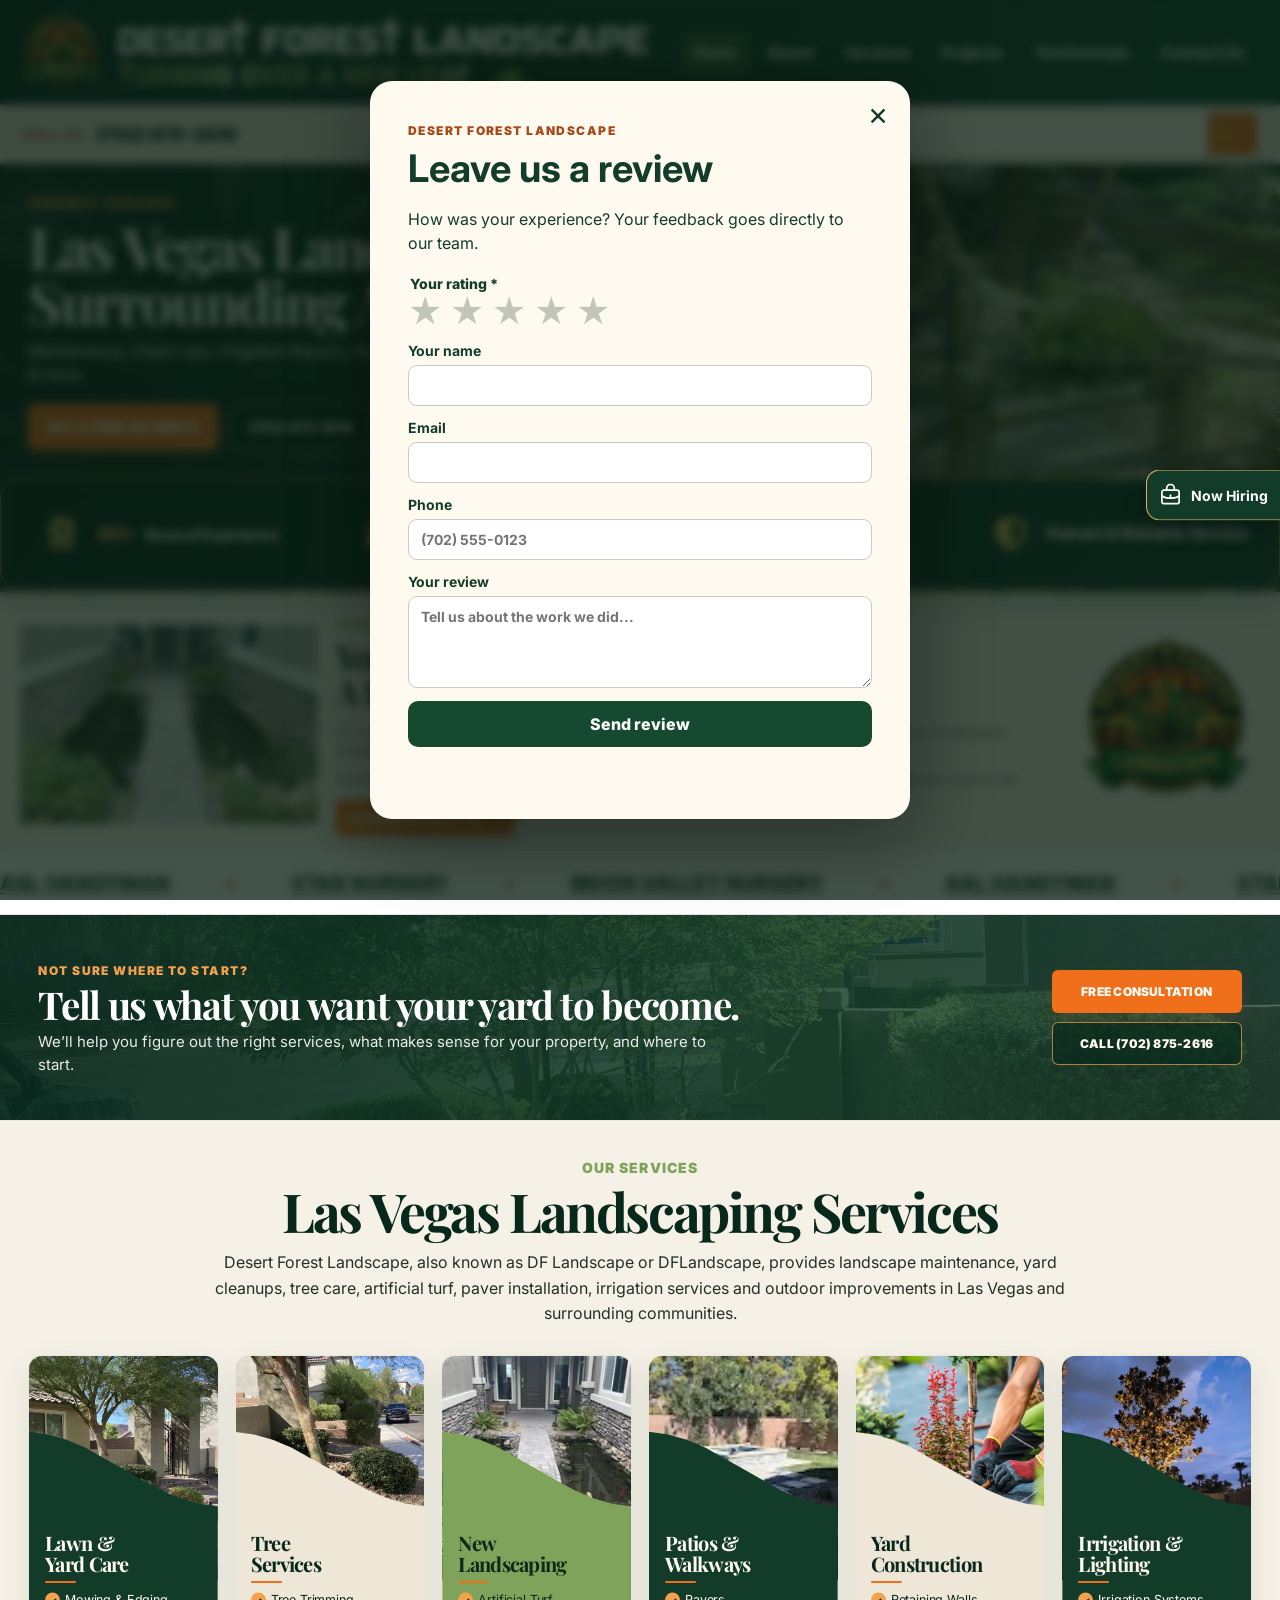
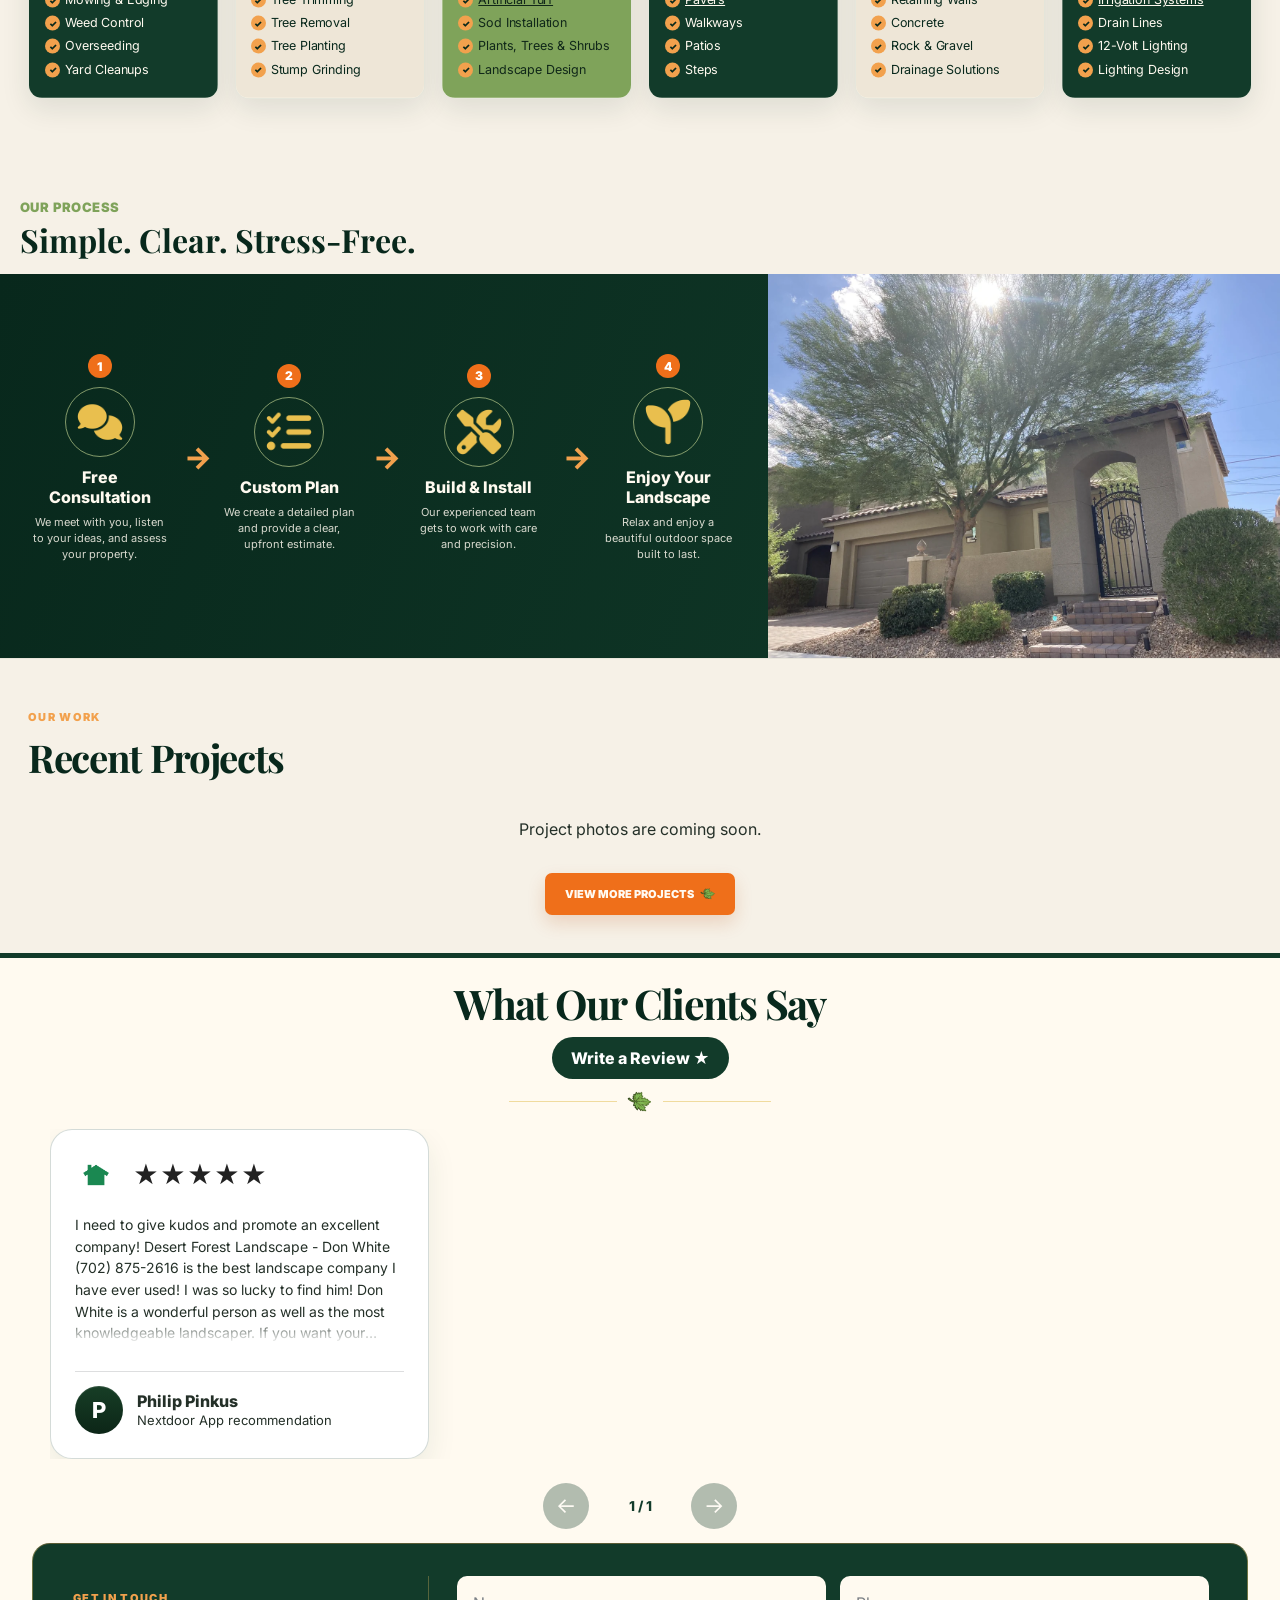
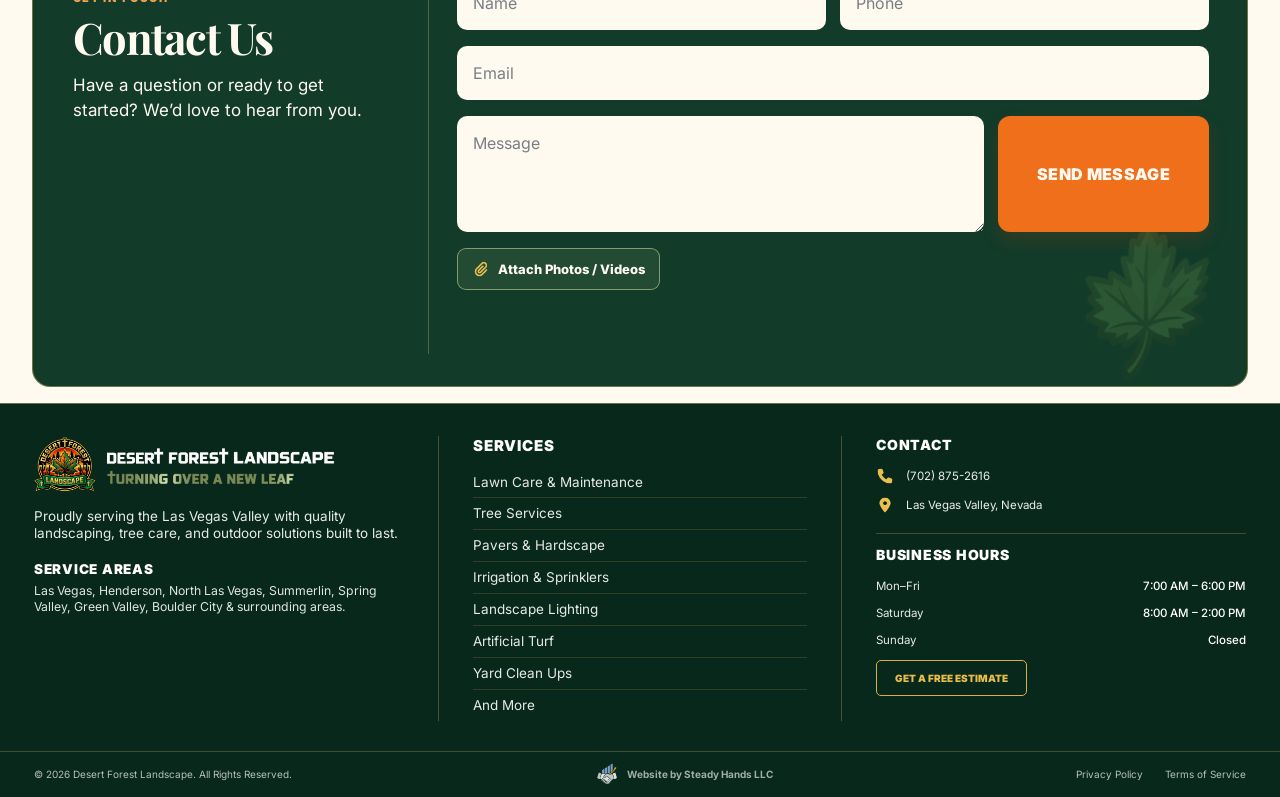
<file: review/index.html>
<!doctype html><html lang="en"><head><meta charset="utf-8"><meta name="viewport" content="width=device-width,initial-scale=1"><meta name="robots" content="noindex"><title>Leave a Review | Desert Forest Landscape</title><script>location.replace('/?review=1');</script></head><body><p>Opening the review form… <a href="/?review=1">Continue to review</a></p></body></html>
</file>
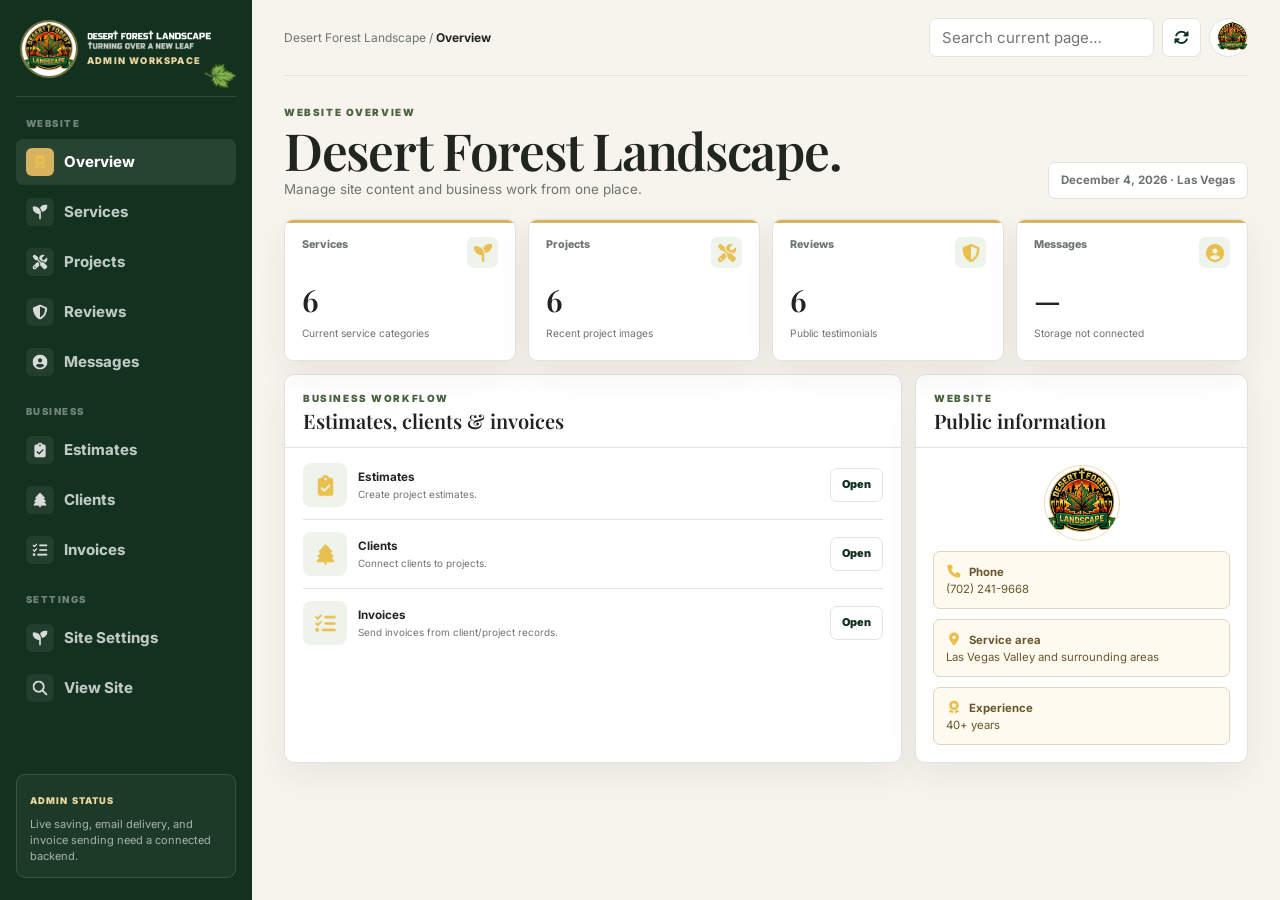
<file: admin.html>
<!doctype html><html lang="en"><head><meta charset="utf-8"><meta name="viewport" content="width=device-width,initial-scale=1,maximum-scale=1,user-scalable=no,viewport-fit=cover"><title>Desert Forest Landscape — Admin</title>
<link rel="icon" type="image/png" href="/images/logo.webp?v=20261008-favicon">
<link rel="apple-touch-icon" href="/images/logo.webp?v=20261008-favicon">
<link rel="shortcut icon" type="image/png" href="/images/logo.webp?v=20261008-favicon"><meta name="robots" content="noindex, nofollow, noarchive"><link rel="preconnect" href="https://fonts.googleapis.com"><link rel="preconnect" href="https://fonts.gstatic.com" crossorigin><link href="https://fonts.googleapis.com/css2?family=Inter:wght@400;500;600;700;800;900&family=Playfair+Display:wght@600;700&display=swap" rel="stylesheet"><link rel="stylesheet" href="https://cdnjs.cloudflare.com/ajax/libs/font-awesome/6.7.2/css/all.min.css"><link rel="stylesheet" href="admin.css"></head><body><div class="app"><aside class="sidebar" id="sidebar"><div class="brand"><img class="brand-logo" src="images/logo.webp" alt="Desert Forest Landscape logo"><div class="brand-copy"><img class="brand-text" src="images/text.webp" alt="Desert Forest Landscape"><img class="brand-slogan" src="images/slogan.webp" alt="Turning over a new leaf"><small>Admin workspace</small></div><img class="brand-leaf-admin" id="adminLeaf" src="images/leaf.webp" alt="" aria-label="Drop the leaf" role="button" tabindex="0"></div><div class="nav-label">Website</div><nav class="nav"><button class="active" data-page="overview"><span class="ico"><img src="icons/award.png" alt=""></span>Overview</button><button data-page="services"><span class="ico"><img src="icons/landscape.png" alt=""></span>Services</button><button data-page="projects"><span class="ico"><img src="icons/build-install.png" alt=""></span>Projects</button><button data-page="reviews"><span class="ico"><img src="icons/reliable.png" alt=""></span>Reviews</button><button data-page="messages"><span class="ico"><img src="icons/contact.png" alt=""></span>Messages</button></nav><div class="nav-label">Business</div><nav class="nav"><button data-page="estimates"><span class="ico"><img src="icons/estimate.png" alt=""></span>Estimates</button><button data-page="clients"><span class="ico"><img src="icons/tree.png" alt=""></span>Clients</button><button data-page="invoices"><span class="ico"><img src="icons/custom-plan.png" alt=""></span>Invoices</button></nav><div class="nav-label">Settings</div><nav class="nav"><button data-page="settings"><span class="ico"><img src="icons/landscape.png" alt=""></span>Site Settings</button><a href="index.html" target="_blank"><span class="ico"><img src="icons/search.png" alt=""></span>View Site</a></nav><div class="side-card"><small>Admin status</small><p>Live saving, email delivery, and invoice sending need a connected backend.</p></div></aside><div class="mobile-backdrop" id="mobileBackdrop"></div><main><header class="topbar"><div style="display:flex;align-items:center;gap:9px"><button class="icon-btn menu-btn" id="menuBtn" aria-label="Open menu"><i class="fa-solid fa-bars"></i></button><div class="crumb">Desert Forest Landscape / <strong id="crumb">Overview</strong></div></div><div class="top-actions"><input class="search" id="search" placeholder="Search current page…"><button class="icon-btn" id="refresh" aria-label="Refresh"><i class="fa-solid fa-rotate"></i></button><button class="avatar" aria-label="Admin"><img src="images/logo.webp" alt=""></button></div></header><div class="view" id="view"></div></main></div><div class="modal-bg" id="modal"><div class="modal"><h2>This action is currently unavailable.</h2><p>This admin interface is currently running as a frontend demo. Connect the required backend or integration to enable this action.</p><div class="modal-actions"><button class="ghost" data-close>Close</button></div></div></div><script src="admin.js"></script></body></html>
</file>
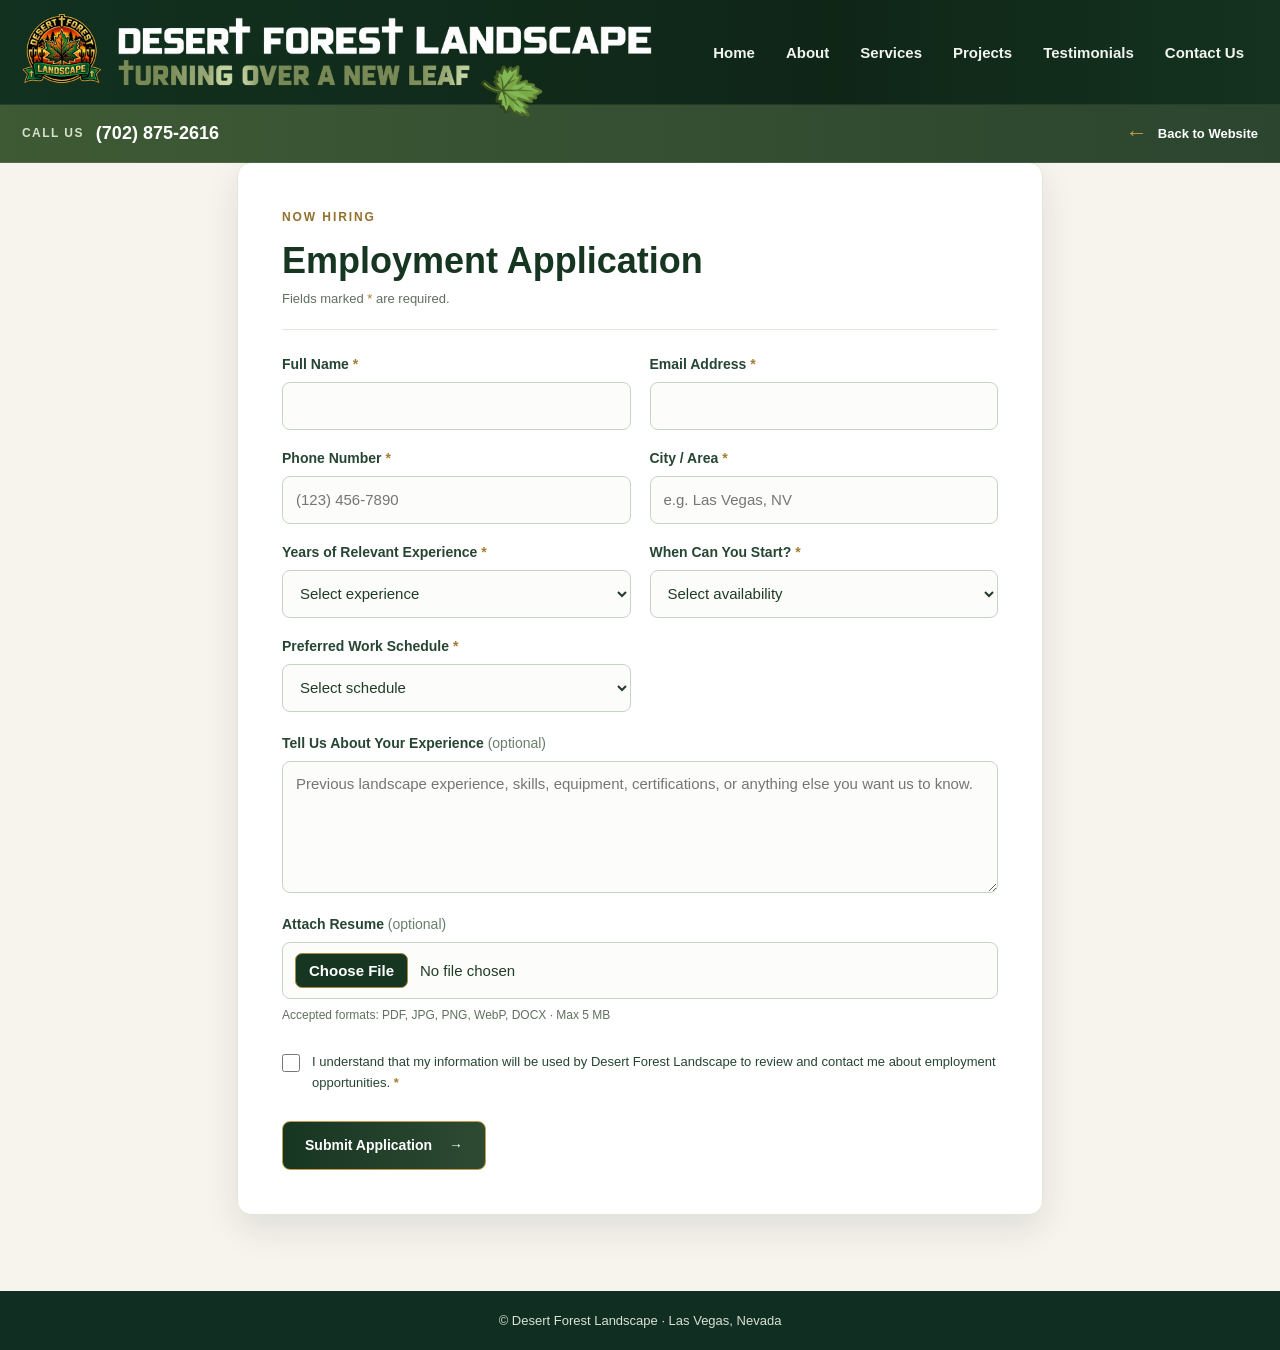
<file: application.html>
<!doctype html>
<html lang="en"><head><meta charset="utf-8"><meta name="viewport" content="width=device-width,initial-scale=1"><meta name="theme-color" content="#123b2a"><title>Apply to Join Our Team | Desert Forest Landscape</title><meta name="description" content="Employment application for Desert Forest Landscape."><link rel="icon" href="favicon.ico"><link rel="stylesheet" href="css.css"><link rel="stylesheet" href="application.css?v=20261119-resumes-1"></head>
<body class="application-page">
<header class="site-header"><div class="header-inner shell-wide"><a class="brand" href="index.html" aria-label="Desert Forest Landscape home"><img class="brand-logo" src="images/logo.webp" alt="Desert Forest Landscape logo"><span class="brand-copy"><img class="brand-text" src="images/text.webp" alt="Desert Forest Landscape"><span class="brand-tagline-row"><img class="brand-slogan" src="images/slogan.webp" alt="Turning over a new leaf"><img class="brand-leaf" src="images/leaf.webp" alt=""></span></span></a>
<button class="mobile-menu-button" id="mobileMenuButton" type="button" aria-label="Open menu" aria-expanded="false" aria-controls="mainNav"><span></span><span></span><span></span></button><nav class="main-nav" id="mainNav" aria-label="Primary navigation"><a class="nav-link" href="index.html">Home</a><a class="nav-link" href="index.html#about">About</a><a class="nav-link" href="index.html#services">Services</a><a class="nav-link" href="index.html#projects">Projects</a><a class="nav-link" href="index.html#testimonials">Testimonials</a><a class="nav-link" href="index.html#contact">Contact Us</a></nav></div></header>
<div class="sub-header"><div class="sub-header-inner shell-wide"><a class="phone-link" href="tel:+17028752612"><span>Call Us</span><strong>(702) 875-2616</strong></a><a class="application-back" href="index.html"><span aria-hidden="true">←</span> Back to Website</a></div></div>
<main class="application-wrap"><section class="form-card" aria-labelledby="form-title"><div class="form-heading"><span class="eyebrow">NOW HIRING</span><h2 id="form-title">Employment Application</h2><p>Fields marked <span aria-hidden="true">*</span> are required.</p></div>
<form id="jobApplicationForm" novalidate><div class="form-grid">
<label><span class="field-label">Full Name <strong>*</strong></span><input name="full_name" autocomplete="name" maxlength="120" required></label>
<label><span class="field-label">Email Address <strong>*</strong></span><input type="email" name="email" autocomplete="email" maxlength="254" required></label>
<label><span class="field-label">Phone Number <strong>*</strong></span><input type="tel" name="phone" autocomplete="tel" inputmode="tel" maxlength="48" placeholder="(123) 456-7890" required></label>
<label><span class="field-label">City / Area <strong>*</strong></span><input name="city" autocomplete="address-level2" maxlength="100" placeholder="e.g. Las Vegas, NV" required></label>
<label><span class="field-label">Years of Relevant Experience <strong>*</strong></span><select name="experience" required><option value="">Select experience</option><option>No previous experience</option><option>Less than 1 year</option><option>1–2 years</option><option>3–5 years</option><option>6+ years</option></select></label>
<label><span class="field-label">When Can You Start? <strong>*</strong></span><select name="start_availability" required><option value="">Select availability</option><option>Immediately</option><option>Within 2 weeks</option><option>Within 1 month</option><option>Other / Flexible</option></select></label>
<label><span class="field-label">Preferred Work Schedule <strong>*</strong></span><select name="schedule" required><option value="">Select schedule</option><option>Full-time</option><option>Part-time</option><option>Flexible</option></select></label>
</div>
<label><span class="field-label">Tell Us About Your Experience <span class="optional">(optional)</span></span><textarea name="message" rows="5" maxlength="3000" placeholder="Previous landscape experience, skills, equipment, certifications, or anything else you want us to know."></textarea></label>

<label class="resume-field" for="resumeFile"><span class="field-label">Attach Resume <span class="optional">(optional)</span></span>
<input id="resumeFile" name="resume_file" type="file" accept=".pdf,.png,.jpg,.jpeg,.webp,.docx,application/pdf,image/png,image/jpeg,image/webp,application/vnd.openxmlformats-officedocument.wordprocessingml.document">
<span class="resume-hint">Accepted formats: PDF, JPG, PNG, WebP, DOCX · Max 5 MB</span>
<span id="resumeFileInfo" class="resume-file-info" aria-live="polite"></span></label>
<label class="agreement"><input type="checkbox" name="consent" required><span>I understand that my information will be used by Desert Forest Landscape to review and contact me about employment opportunities. <strong>*</strong></span></label>
<div class="trap" aria-hidden="true"><label>Do not fill this field<input name="company_website" tabindex="-1" autocomplete="off"></label></div>
<div id="applicationStatus" class="form-status" role="status" aria-live="polite"></div><button id="applySubmit" class="submit" type="submit">Submit Application <span aria-hidden="true">→</span></button>
</form>
<div id="applicationSuccess" class="success" hidden><div class="success-icon">✓</div><h2>Application Received!</h2><p>Thanks for your interest in Desert Forest Landscape. Your application has been submitted for review.</p><a class="submit" href="index.html">Return to Website →</a></div>
</section></main><footer class="application-footer">© Desert Forest Landscape · Las Vegas, Nevada</footer><script src="application.js?v=20261119-resumes-1" defer></script><script>(()=>{const b=document.getElementById('mobileMenuButton'),n=document.getElementById('mainNav');if(!b||!n)return;b.addEventListener('click',()=>{let o=n.classList.toggle('open');b.setAttribute('aria-expanded',String(o));});n.querySelectorAll('a').forEach(a=>a.addEventListener('click',()=>{n.classList.remove('open');b.setAttribute('aria-expanded','false');}));})();</script></body></html>
</file>
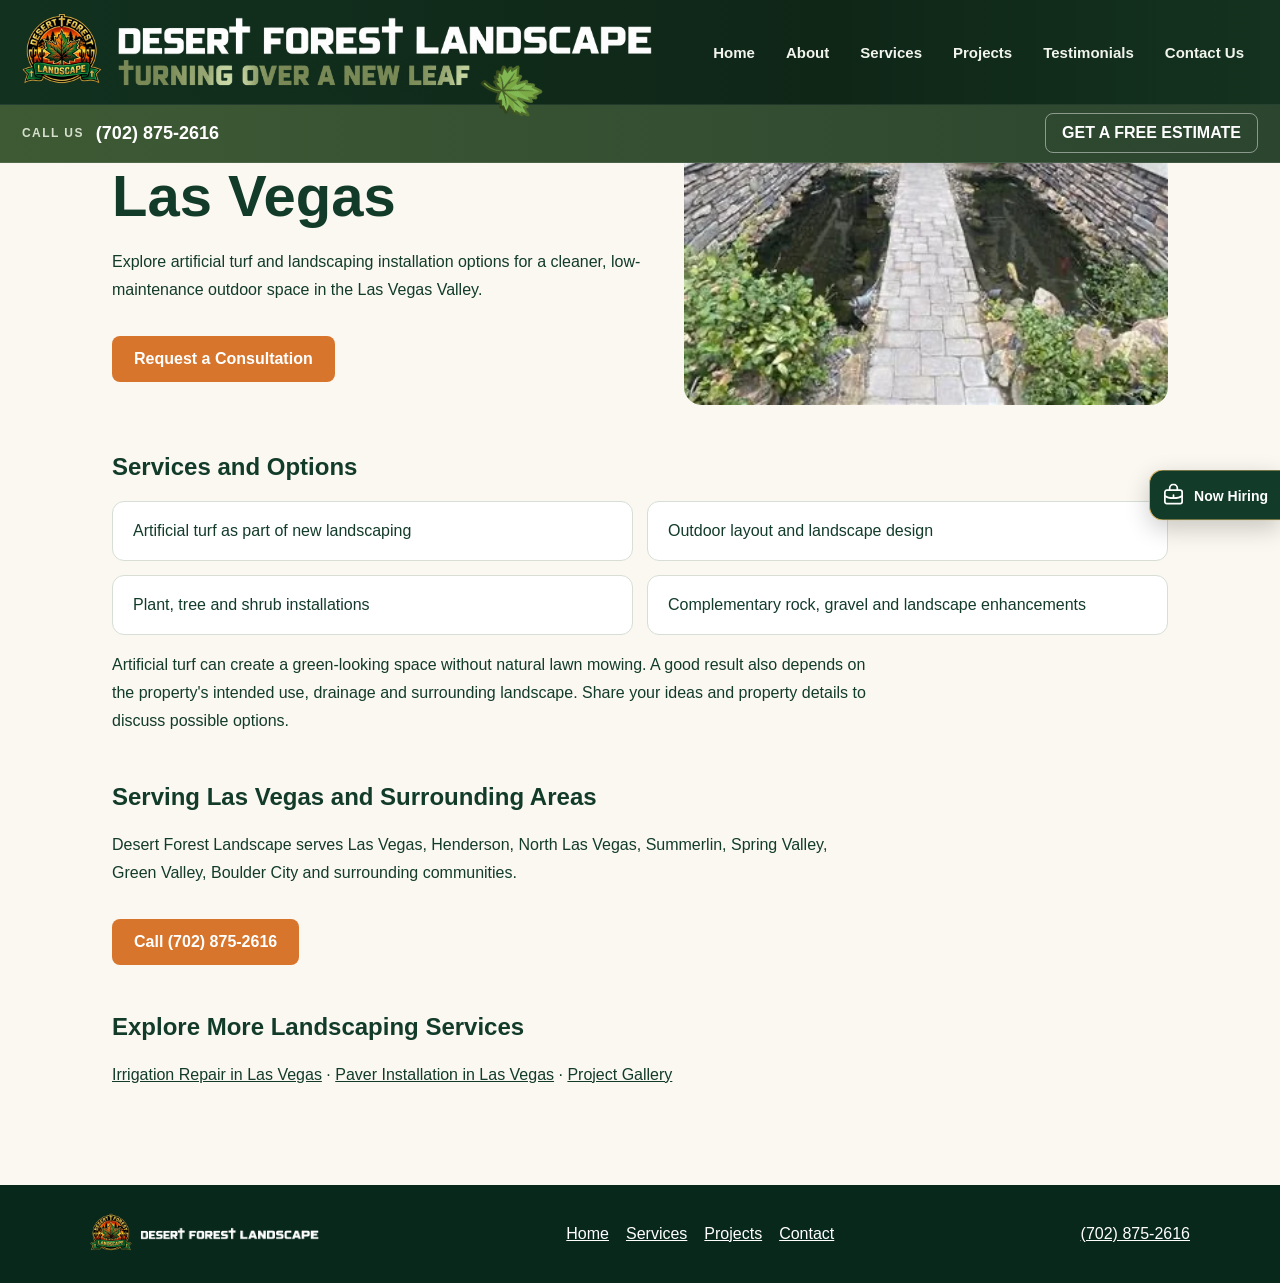
<file: artificial-turf-las-vegas.html>
<!doctype html>
<html lang="en"><head>
<meta charset="UTF-8"><meta name="viewport" content="width=device-width, initial-scale=1">
<title>Artificial Turf Las Vegas | Desert Forest Landscape</title>
<link rel="icon" type="image/png" href="/images/logo.webp?v=20261008-favicon">
<link rel="apple-touch-icon" href="/images/logo.webp?v=20261008-favicon">
<link rel="shortcut icon" type="image/png" href="/images/logo.webp?v=20261008-favicon">
<meta name="description" content="Explore artificial turf and landscaping installation options for a cleaner, low-maintenance outdoor space in the Las Vegas Valley.">
<link rel="canonical" href="https://dflandscape.com/artificial-turf-las-vegas.html">

<meta property="og:type" content="website"><meta property="og:title" content="Artificial Turf Las Vegas | Desert Forest Landscape">
<meta property="og:description" content="Explore artificial turf and landscaping installation options for a cleaner, low-maintenance outdoor space in the Las Vegas Valley.">
<meta property="og:url" content="https://dflandscape.com/artificial-turf-las-vegas.html">
<meta property="og:image" content="https://dflandscape.com/images/service-new-landscaping.webp">
<link rel="stylesheet" href="/css.css">
<style>
/* Service pages use the same header, navigation, and branding as the homepage. */
body{margin:0;color:#123b2a;background:#fbf8f1;font-family:Inter,Arial,sans-serif}
.service-page-main{max-width:1100px;margin:auto;padding:54px 22px 80px}
.service-page-main .eyebrow{color:#677b5b;font-weight:800;letter-spacing:.1em;text-transform:uppercase;font-size:12px}
.service-page-main h1{font-size:clamp(32px,5vw,58px);line-height:1.1;margin:12px 0 20px}
.service-page-main h2{margin-top:48px}
.service-page-main p{line-height:1.75;max-width:760px}
.service-page-main .hero{display:grid;grid-template-columns:1.1fr 1fr;gap:40px;align-items:center}
.service-page-main .hero img{width:100%;height:auto;border-radius:18px;aspect-ratio:4/3;object-fit:cover}
.service-page-main .services{display:grid;grid-template-columns:repeat(2,minmax(0,1fr));gap:14px;padding:0;list-style:none}
.service-page-main .services li{background:#fff;padding:20px;border-radius:12px;border:1px solid #d6ded5}
.service-page-main .cta{display:inline-block;background:#d8752c;color:#fff;border-radius:8px;padding:14px 22px;text-decoration:none;font-weight:700;margin-top:16px}
.service-footer{background:#08281c;color:#fff;text-align:center;padding:28px 16px}
.service-footer a{color:#fff}
@media(max-width:700px){.service-page-main .hero{grid-template-columns:1fr}.service-page-main .services{grid-template-columns:1fr}.service-page-main{padding-top:35px}}
.service-page-main{padding-top:42px!important}.service-sub-header .sub-header-inner{justify-content:space-between}.service-estimate-link{color:#fff;font-weight:800;text-decoration:none;border:1px solid rgba(255,255,255,.45);padding:10px 16px;border-radius:8px}.service-footer-inner{max-width:1100px;margin:auto;display:flex;align-items:center;justify-content:space-between;flex-wrap:wrap;gap:18px}.service-footer-brand{display:flex;align-items:center;gap:8px}.service-footer-brand img:first-child{width:42px;height:42px;object-fit:contain}.service-footer-brand img:nth-child(2){width:180px;max-height:35px;object-fit:contain}.service-footer nav{display:flex;gap:17px;flex-wrap:wrap}@media(max-width:700px){.service-estimate-link{align-self:center}.service-footer-inner{justify-content:center;text-align:center}}
</style><link rel="stylesheet" href="/hiring.css?v=20261119-merge-1">
</head><body>
<header class="site-header">

      <div class="header-inner shell-wide">

        <a class="brand" href="/#home" aria-label="Desert Forest Landscape home">

          <img

            class="brand-logo"

            src="images/logo.webp"

            alt="Desert Forest Landscape logo"

          />



          <span class="brand-copy">

            <img

              class="brand-text"

              src="images/text.webp"

              alt="Desert Forest Landscape"

            />



            <span class="brand-tagline-row">

              <img

                class="brand-slogan"

                src="images/slogan.webp"

                alt="Turning over a new leaf"

              />



              <img

                class="brand-leaf"

                src="images/leaf.webp"

                alt=""

                aria-hidden="true"

              />

            </span>

          </span>

        </a>



        <button

          class="mobile-menu-button"

          id="mobileMenuButton"

          aria-label="Open menu"

          aria-expanded="false"

        >

          <span></span><span></span><span></span>

        </button>



        <nav class="main-nav" id="mainNav" aria-label="Primary navigation">

          <a href="/#home" class="nav-link">Home</a>



          <a href="/#about" class="nav-link">About</a>



          <a href="/#services" class="nav-link">Services</a>



          <a href="/#projects" class="nav-link">Projects</a>



          <a href="/#testimonials" class="nav-link">Testimonials</a>



          <a href="/#contact" class="nav-link">Contact Us</a>

        </nav>

      </div>

    </header>
<div class="sub-header service-sub-header"><div class="sub-header-inner shell-wide"><a class="phone-link" href="tel:+17028752612"><span>Call Us</span><strong>(702) 875-2616</strong></a><a class="service-estimate-link" href="/#contact">GET A FREE ESTIMATE</a></div></div>
<main class="service-page-main"><section class="hero"><div><span class="eyebrow">Las Vegas Landscaping Services</span><h1>Artificial Turf in Las Vegas</h1><p>Explore artificial turf and landscaping installation options for a cleaner, low-maintenance outdoor space in the Las Vegas Valley.</p><a class="cta" href="/#contact">Request a Consultation</a></div><img src="/images/service-new-landscaping.webp" alt="Artificial Turf in Las Vegas landscape service" width="800" height="600" fetchpriority="high"></section>
<section><h2>Services and Options</h2><ul class="services"><li>Artificial turf as part of new landscaping</li><li>Outdoor layout and landscape design</li><li>Plant, tree and shrub installations</li><li>Complementary rock, gravel and landscape enhancements</li></ul><p>Artificial turf can create a green-looking space without natural lawn mowing. A good result also depends on the property's intended use, drainage and surrounding landscape. Share your ideas and property details to discuss possible options.</p></section>
<section><h2>Serving Las Vegas and Surrounding Areas</h2><p>Desert Forest Landscape serves Las Vegas, Henderson, North Las Vegas, Summerlin, Spring Valley, Green Valley, Boulder City and surrounding communities.</p><a class="cta" href="tel:+17028752612">Call (702) 875-2616</a></section>
<section><h2>Explore More Landscaping Services</h2><p><a href="/irrigation-repair-las-vegas.html">Irrigation Repair in Las Vegas</a> · <a href="/paver-installation-las-vegas.html">Paver Installation in Las Vegas</a> · <a href="/gallery.html">Project Gallery</a></p></section></main>
<footer class="service-footer"><div class="service-footer-inner"><a class="service-footer-brand" href="/"><img src="/images/logo.webp" alt="Desert Forest Landscape logo"><img src="/images/text.webp" alt="Desert Forest Landscape"></a><nav aria-label="Footer navigation"><a href="/">Home</a><a href="/#services">Services</a><a href="/gallery.html">Projects</a><a href="/#contact">Contact</a></nav><a href="tel:+17028752612">(702) 875-2616</a></div></footer><script>
document.getElementById('mobileMenuButton')?.addEventListener('click', function () {
  const nav = document.getElementById('mainNav');
  const open = this.getAttribute('aria-expanded') !== 'true';
  this.setAttribute('aria-expanded', String(open));
  nav?.classList.toggle('open', open);
  nav?.classList.toggle('is-open', open);
});
document.querySelectorAll('#mainNav a').forEach(link => link.addEventListener('click', () => {
  document.getElementById('mainNav')?.classList.remove('open', 'is-open');
  document.getElementById('mobileMenuButton')?.setAttribute('aria-expanded', 'false');
}));
</script><script src="/hiring.js?v=20261119-merge-1" defer></script>
</body></html>
</file>
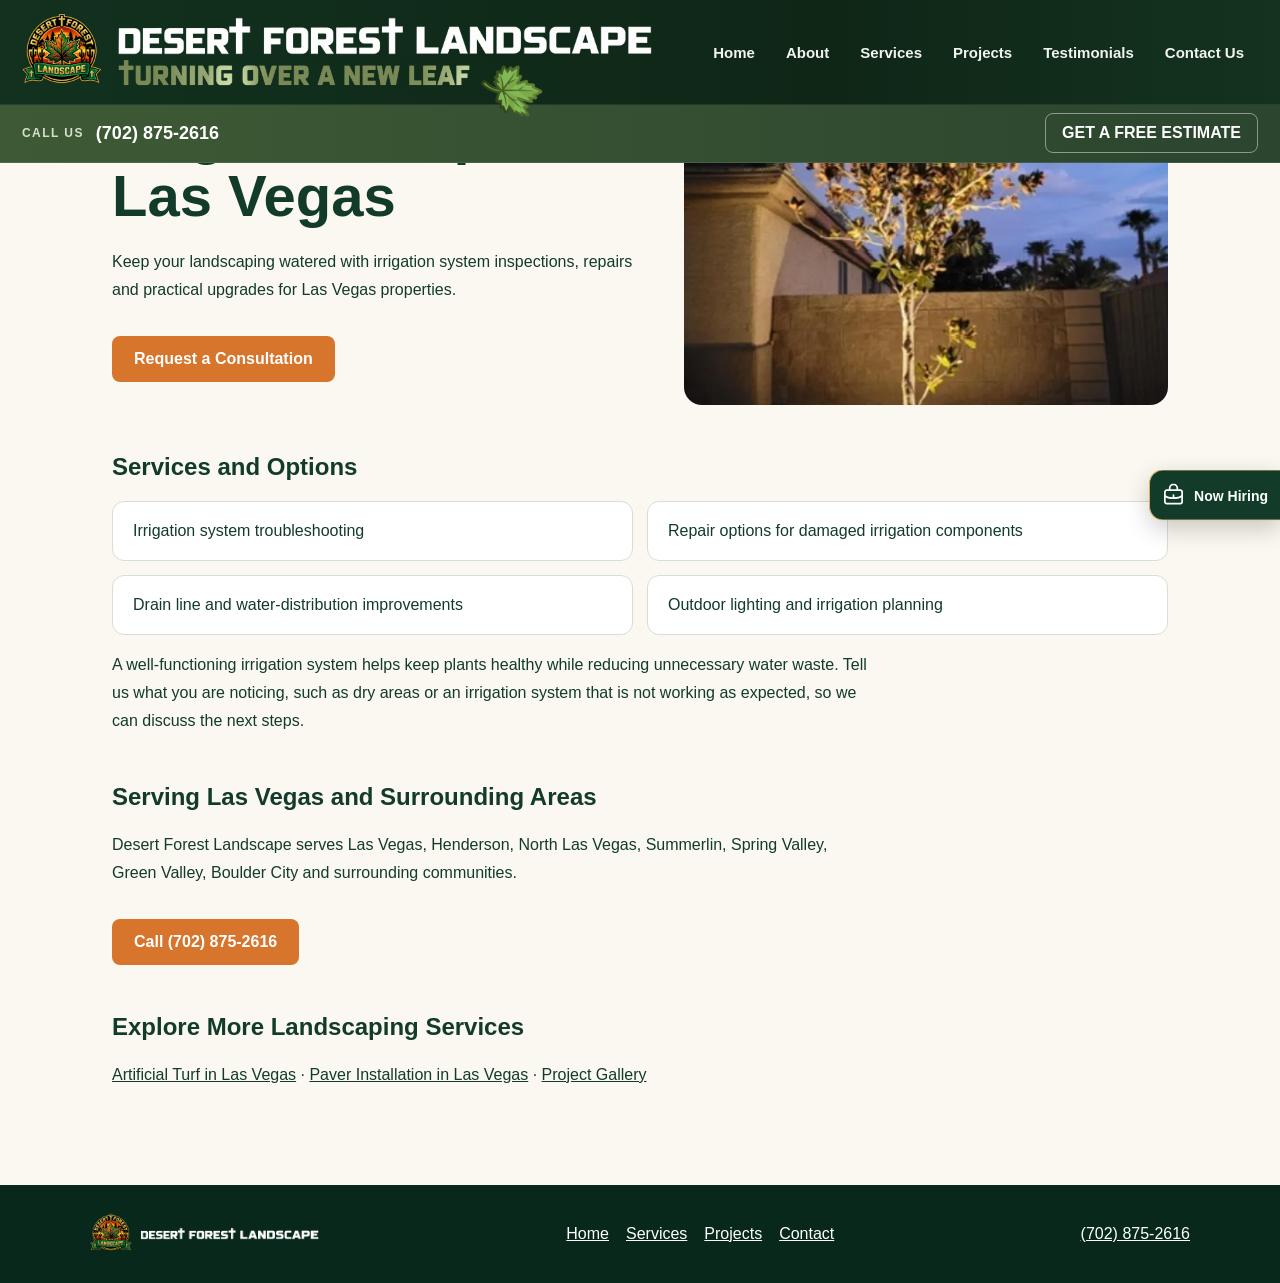
<file: irrigation-repair-las-vegas.html>
<!doctype html>
<html lang="en"><head>
<meta charset="UTF-8"><meta name="viewport" content="width=device-width, initial-scale=1">
<title>Irrigation Repair Las Vegas | Desert Forest Landscape</title>
<link rel="icon" type="image/png" href="/images/logo.webp?v=20261008-favicon">
<link rel="apple-touch-icon" href="/images/logo.webp?v=20261008-favicon">
<link rel="shortcut icon" type="image/png" href="/images/logo.webp?v=20261008-favicon">
<meta name="description" content="Keep your landscaping watered with irrigation system inspections, repairs and practical upgrades for Las Vegas properties.">
<link rel="canonical" href="https://dflandscape.com/irrigation-repair-las-vegas.html">

<meta property="og:type" content="website"><meta property="og:title" content="Irrigation Repair Las Vegas | Desert Forest Landscape">
<meta property="og:description" content="Keep your landscaping watered with irrigation system inspections, repairs and practical upgrades for Las Vegas properties.">
<meta property="og:url" content="https://dflandscape.com/irrigation-repair-las-vegas.html">
<meta property="og:image" content="https://dflandscape.com/images/service-irrigation-lighting.webp">
<link rel="stylesheet" href="/css.css">
<style>
/* Service pages use the same header, navigation, and branding as the homepage. */
body{margin:0;color:#123b2a;background:#fbf8f1;font-family:Inter,Arial,sans-serif}
.service-page-main{max-width:1100px;margin:auto;padding:54px 22px 80px}
.service-page-main .eyebrow{color:#677b5b;font-weight:800;letter-spacing:.1em;text-transform:uppercase;font-size:12px}
.service-page-main h1{font-size:clamp(32px,5vw,58px);line-height:1.1;margin:12px 0 20px}
.service-page-main h2{margin-top:48px}
.service-page-main p{line-height:1.75;max-width:760px}
.service-page-main .hero{display:grid;grid-template-columns:1.1fr 1fr;gap:40px;align-items:center}
.service-page-main .hero img{width:100%;height:auto;border-radius:18px;aspect-ratio:4/3;object-fit:cover}
.service-page-main .services{display:grid;grid-template-columns:repeat(2,minmax(0,1fr));gap:14px;padding:0;list-style:none}
.service-page-main .services li{background:#fff;padding:20px;border-radius:12px;border:1px solid #d6ded5}
.service-page-main .cta{display:inline-block;background:#d8752c;color:#fff;border-radius:8px;padding:14px 22px;text-decoration:none;font-weight:700;margin-top:16px}
.service-footer{background:#08281c;color:#fff;text-align:center;padding:28px 16px}
.service-footer a{color:#fff}
@media(max-width:700px){.service-page-main .hero{grid-template-columns:1fr}.service-page-main .services{grid-template-columns:1fr}.service-page-main{padding-top:35px}}
.service-page-main{padding-top:42px!important}.service-sub-header .sub-header-inner{justify-content:space-between}.service-estimate-link{color:#fff;font-weight:800;text-decoration:none;border:1px solid rgba(255,255,255,.45);padding:10px 16px;border-radius:8px}.service-footer-inner{max-width:1100px;margin:auto;display:flex;align-items:center;justify-content:space-between;flex-wrap:wrap;gap:18px}.service-footer-brand{display:flex;align-items:center;gap:8px}.service-footer-brand img:first-child{width:42px;height:42px;object-fit:contain}.service-footer-brand img:nth-child(2){width:180px;max-height:35px;object-fit:contain}.service-footer nav{display:flex;gap:17px;flex-wrap:wrap}@media(max-width:700px){.service-estimate-link{align-self:center}.service-footer-inner{justify-content:center;text-align:center}}
</style><link rel="stylesheet" href="/hiring.css?v=20261119-merge-1">
</head><body>
<header class="site-header">

      <div class="header-inner shell-wide">

        <a class="brand" href="/#home" aria-label="Desert Forest Landscape home">

          <img

            class="brand-logo"

            src="images/logo.webp"

            alt="Desert Forest Landscape logo"

          />



          <span class="brand-copy">

            <img

              class="brand-text"

              src="images/text.webp"

              alt="Desert Forest Landscape"

            />



            <span class="brand-tagline-row">

              <img

                class="brand-slogan"

                src="images/slogan.webp"

                alt="Turning over a new leaf"

              />



              <img

                class="brand-leaf"

                src="images/leaf.webp"

                alt=""

                aria-hidden="true"

              />

            </span>

          </span>

        </a>



        <button

          class="mobile-menu-button"

          id="mobileMenuButton"

          aria-label="Open menu"

          aria-expanded="false"

        >

          <span></span><span></span><span></span>

        </button>



        <nav class="main-nav" id="mainNav" aria-label="Primary navigation">

          <a href="/#home" class="nav-link">Home</a>



          <a href="/#about" class="nav-link">About</a>



          <a href="/#services" class="nav-link">Services</a>



          <a href="/#projects" class="nav-link">Projects</a>



          <a href="/#testimonials" class="nav-link">Testimonials</a>



          <a href="/#contact" class="nav-link">Contact Us</a>

        </nav>

      </div>

    </header>
<div class="sub-header service-sub-header"><div class="sub-header-inner shell-wide"><a class="phone-link" href="tel:+17028752612"><span>Call Us</span><strong>(702) 875-2616</strong></a><a class="service-estimate-link" href="/#contact">GET A FREE ESTIMATE</a></div></div>
<main class="service-page-main"><section class="hero"><div><span class="eyebrow">Las Vegas Landscaping Services</span><h1>Irrigation Repair in Las Vegas</h1><p>Keep your landscaping watered with irrigation system inspections, repairs and practical upgrades for Las Vegas properties.</p><a class="cta" href="/#contact">Request a Consultation</a></div><img src="/images/service-irrigation-lighting.webp" alt="Irrigation Repair in Las Vegas landscape service" width="800" height="600" fetchpriority="high"></section>
<section><h2>Services and Options</h2><ul class="services"><li>Irrigation system troubleshooting</li><li>Repair options for damaged irrigation components</li><li>Drain line and water-distribution improvements</li><li>Outdoor lighting and irrigation planning</li></ul><p>A well-functioning irrigation system helps keep plants healthy while reducing unnecessary water waste. Tell us what you are noticing, such as dry areas or an irrigation system that is not working as expected, so we can discuss the next steps.</p></section>
<section><h2>Serving Las Vegas and Surrounding Areas</h2><p>Desert Forest Landscape serves Las Vegas, Henderson, North Las Vegas, Summerlin, Spring Valley, Green Valley, Boulder City and surrounding communities.</p><a class="cta" href="tel:+17028752612">Call (702) 875-2616</a></section>
<section><h2>Explore More Landscaping Services</h2><p><a href="/artificial-turf-las-vegas.html">Artificial Turf in Las Vegas</a> · <a href="/paver-installation-las-vegas.html">Paver Installation in Las Vegas</a> · <a href="/gallery.html">Project Gallery</a></p></section></main>
<footer class="service-footer"><div class="service-footer-inner"><a class="service-footer-brand" href="/"><img src="/images/logo.webp" alt="Desert Forest Landscape logo"><img src="/images/text.webp" alt="Desert Forest Landscape"></a><nav aria-label="Footer navigation"><a href="/">Home</a><a href="/#services">Services</a><a href="/gallery.html">Projects</a><a href="/#contact">Contact</a></nav><a href="tel:+17028752612">(702) 875-2616</a></div></footer><script>
document.getElementById('mobileMenuButton')?.addEventListener('click', function () {
  const nav = document.getElementById('mainNav');
  const open = this.getAttribute('aria-expanded') !== 'true';
  this.setAttribute('aria-expanded', String(open));
  nav?.classList.toggle('open', open);
  nav?.classList.toggle('is-open', open);
});
document.querySelectorAll('#mainNav a').forEach(link => link.addEventListener('click', () => {
  document.getElementById('mainNav')?.classList.remove('open', 'is-open');
  document.getElementById('mobileMenuButton')?.setAttribute('aria-expanded', 'false');
}));
</script><script src="/hiring.js?v=20261119-merge-1" defer></script>
</body></html>
</file>
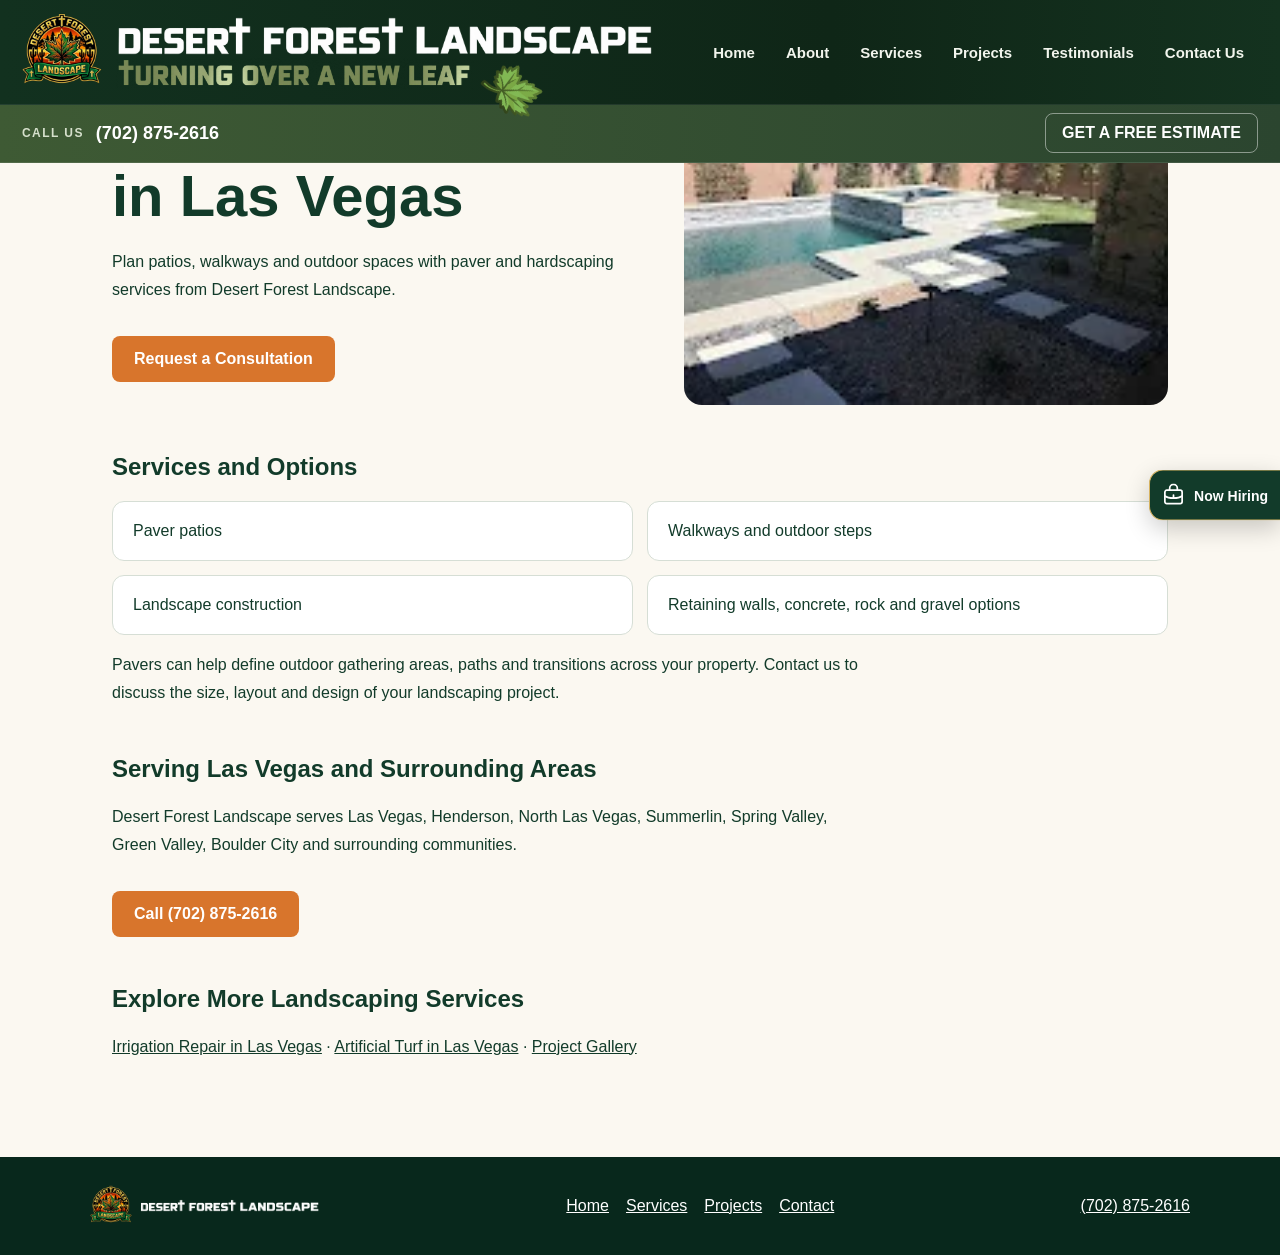
<file: paver-installation-las-vegas.html>
<!doctype html>
<html lang="en"><head>
<meta charset="UTF-8"><meta name="viewport" content="width=device-width, initial-scale=1">
<title>Paver Installation Las Vegas | Desert Forest Landscape</title>
<link rel="icon" type="image/png" href="/images/logo.webp?v=20261008-favicon">
<link rel="apple-touch-icon" href="/images/logo.webp?v=20261008-favicon">
<link rel="shortcut icon" type="image/png" href="/images/logo.webp?v=20261008-favicon">
<meta name="description" content="Plan patios, walkways and outdoor spaces with paver and hardscaping services from Desert Forest Landscape.">
<link rel="canonical" href="https://dflandscape.com/paver-installation-las-vegas.html">

<meta property="og:type" content="website"><meta property="og:title" content="Paver Installation Las Vegas | Desert Forest Landscape">
<meta property="og:description" content="Plan patios, walkways and outdoor spaces with paver and hardscaping services from Desert Forest Landscape.">
<meta property="og:url" content="https://dflandscape.com/paver-installation-las-vegas.html">
<meta property="og:image" content="https://dflandscape.com/images/service-patios-walkways.webp">
<link rel="stylesheet" href="/css.css">
<style>
/* Service pages use the same header, navigation, and branding as the homepage. */
body{margin:0;color:#123b2a;background:#fbf8f1;font-family:Inter,Arial,sans-serif}
.service-page-main{max-width:1100px;margin:auto;padding:54px 22px 80px}
.service-page-main .eyebrow{color:#677b5b;font-weight:800;letter-spacing:.1em;text-transform:uppercase;font-size:12px}
.service-page-main h1{font-size:clamp(32px,5vw,58px);line-height:1.1;margin:12px 0 20px}
.service-page-main h2{margin-top:48px}
.service-page-main p{line-height:1.75;max-width:760px}
.service-page-main .hero{display:grid;grid-template-columns:1.1fr 1fr;gap:40px;align-items:center}
.service-page-main .hero img{width:100%;height:auto;border-radius:18px;aspect-ratio:4/3;object-fit:cover}
.service-page-main .services{display:grid;grid-template-columns:repeat(2,minmax(0,1fr));gap:14px;padding:0;list-style:none}
.service-page-main .services li{background:#fff;padding:20px;border-radius:12px;border:1px solid #d6ded5}
.service-page-main .cta{display:inline-block;background:#d8752c;color:#fff;border-radius:8px;padding:14px 22px;text-decoration:none;font-weight:700;margin-top:16px}
.service-footer{background:#08281c;color:#fff;text-align:center;padding:28px 16px}
.service-footer a{color:#fff}
@media(max-width:700px){.service-page-main .hero{grid-template-columns:1fr}.service-page-main .services{grid-template-columns:1fr}.service-page-main{padding-top:35px}}
.service-page-main{padding-top:42px!important}.service-sub-header .sub-header-inner{justify-content:space-between}.service-estimate-link{color:#fff;font-weight:800;text-decoration:none;border:1px solid rgba(255,255,255,.45);padding:10px 16px;border-radius:8px}.service-footer-inner{max-width:1100px;margin:auto;display:flex;align-items:center;justify-content:space-between;flex-wrap:wrap;gap:18px}.service-footer-brand{display:flex;align-items:center;gap:8px}.service-footer-brand img:first-child{width:42px;height:42px;object-fit:contain}.service-footer-brand img:nth-child(2){width:180px;max-height:35px;object-fit:contain}.service-footer nav{display:flex;gap:17px;flex-wrap:wrap}@media(max-width:700px){.service-estimate-link{align-self:center}.service-footer-inner{justify-content:center;text-align:center}}
</style><link rel="stylesheet" href="/hiring.css?v=20261119-merge-1">
</head><body>
<header class="site-header">

      <div class="header-inner shell-wide">

        <a class="brand" href="/#home" aria-label="Desert Forest Landscape home">

          <img

            class="brand-logo"

            src="images/logo.webp"

            alt="Desert Forest Landscape logo"

          />



          <span class="brand-copy">

            <img

              class="brand-text"

              src="images/text.webp"

              alt="Desert Forest Landscape"

            />



            <span class="brand-tagline-row">

              <img

                class="brand-slogan"

                src="images/slogan.webp"

                alt="Turning over a new leaf"

              />



              <img

                class="brand-leaf"

                src="images/leaf.webp"

                alt=""

                aria-hidden="true"

              />

            </span>

          </span>

        </a>



        <button

          class="mobile-menu-button"

          id="mobileMenuButton"

          aria-label="Open menu"

          aria-expanded="false"

        >

          <span></span><span></span><span></span>

        </button>



        <nav class="main-nav" id="mainNav" aria-label="Primary navigation">

          <a href="/#home" class="nav-link">Home</a>



          <a href="/#about" class="nav-link">About</a>



          <a href="/#services" class="nav-link">Services</a>



          <a href="/#projects" class="nav-link">Projects</a>



          <a href="/#testimonials" class="nav-link">Testimonials</a>



          <a href="/#contact" class="nav-link">Contact Us</a>

        </nav>

      </div>

    </header>
<div class="sub-header service-sub-header"><div class="sub-header-inner shell-wide"><a class="phone-link" href="tel:+17028752612"><span>Call Us</span><strong>(702) 875-2616</strong></a><a class="service-estimate-link" href="/#contact">GET A FREE ESTIMATE</a></div></div>
<main class="service-page-main"><section class="hero"><div><span class="eyebrow">Las Vegas Landscaping Services</span><h1>Paver Installation in Las Vegas</h1><p>Plan patios, walkways and outdoor spaces with paver and hardscaping services from Desert Forest Landscape.</p><a class="cta" href="/#contact">Request a Consultation</a></div><img src="/images/service-patios-walkways.webp" alt="Paver Installation in Las Vegas landscape service" width="800" height="600" fetchpriority="high"></section>
<section><h2>Services and Options</h2><ul class="services"><li>Paver patios</li><li>Walkways and outdoor steps</li><li>Landscape construction</li><li>Retaining walls, concrete, rock and gravel options</li></ul><p>Pavers can help define outdoor gathering areas, paths and transitions across your property. Contact us to discuss the size, layout and design of your landscaping project.</p></section>
<section><h2>Serving Las Vegas and Surrounding Areas</h2><p>Desert Forest Landscape serves Las Vegas, Henderson, North Las Vegas, Summerlin, Spring Valley, Green Valley, Boulder City and surrounding communities.</p><a class="cta" href="tel:+17028752612">Call (702) 875-2616</a></section>
<section><h2>Explore More Landscaping Services</h2><p><a href="/irrigation-repair-las-vegas.html">Irrigation Repair in Las Vegas</a> · <a href="/artificial-turf-las-vegas.html">Artificial Turf in Las Vegas</a> · <a href="/gallery.html">Project Gallery</a></p></section></main>
<footer class="service-footer"><div class="service-footer-inner"><a class="service-footer-brand" href="/"><img src="/images/logo.webp" alt="Desert Forest Landscape logo"><img src="/images/text.webp" alt="Desert Forest Landscape"></a><nav aria-label="Footer navigation"><a href="/">Home</a><a href="/#services">Services</a><a href="/gallery.html">Projects</a><a href="/#contact">Contact</a></nav><a href="tel:+17028752612">(702) 875-2616</a></div></footer><script>
document.getElementById('mobileMenuButton')?.addEventListener('click', function () {
  const nav = document.getElementById('mainNav');
  const open = this.getAttribute('aria-expanded') !== 'true';
  this.setAttribute('aria-expanded', String(open));
  nav?.classList.toggle('open', open);
  nav?.classList.toggle('is-open', open);
});
document.querySelectorAll('#mainNav a').forEach(link => link.addEventListener('click', () => {
  document.getElementById('mainNav')?.classList.remove('open', 'is-open');
  document.getElementById('mobileMenuButton')?.setAttribute('aria-expanded', 'false');
}));
</script><script src="/hiring.js?v=20261119-merge-1" defer></script>
</body></html>
</file>
<file: css.css>
* { box-sizing: border-box; }
:root {
  --bg-dark: #08170d;
  --bg-dark-2: #112616;
  --bg-dark-3: #173622;
  --green-bar: #3b5634;
  --green-bar-2: #2b432c;
  --gold: #d7b360;
  --gold-soft: #bca15d;
  --cream: #f7f4ed;
  --paper: #ffffff;
  --ink: #1f2018;
  --muted: #575e51;
  --line: rgba(255, 255, 255, 0.08);
  --shadow: 0 14px 24px rgba(20, 22, 14, 0.12);
  --radius: 10px;
}

html {
  scroll-behavior: smooth;
  scroll-padding-top: 130px;
}

body {
  margin: 0;
  font-family: 'Inter', Arial, Helvetica, sans-serif;
  color: var(--ink);
  background: var(--paper);
}

img { display: block; max-width: 100%; }
a { color: inherit; }
button, input { font: inherit; }
.site-width { width: 100%; margin: 0; }


/* HEADER — replaced to match the supplied reference */
.shell-wide {
  width: min(100% - 44px, 1480px);
  margin: 0 auto;
}

.site-header {
  position: fixed;
  inset: 0 0 auto 0;
  z-index: 50;
  background: linear-gradient(90deg, #12311f, #0f2617 65%, #14321f);
  border-bottom: 1px solid rgba(255, 255, 255, 0.08);
}

.header-inner {
  min-height: 104px;
  display: flex;
  align-items: center;
  gap: 26px;
  padding: 12px 0;
}

.brand {
  display: flex;
  align-items: center;
  gap: 14px;
  flex: 0 1 720px;
  min-width: 260px;
  text-decoration: none;
}

.brand-logo {
  width: 80px;
  height: 80px;
  object-fit: contain;
  flex: 0 0 80px;
}

.brand-copy {
  display: flex;
  flex-direction: column;
  min-width: 0;
}

.brand-text {
  width: 100%;
  max-width: 540px;
  filter: none;
}

.brand-tagline-row {
  display: flex;
  align-items: flex-end;
  gap: 0;
  margin-top: -10px;
  min-height: 42px;
}

.brand-slogan {
  max-width: 392px;
  max-height: 31px;
  filter: none;
}

.brand-leaf {
  width: 58px;
  height: 58px;
  margin-left: 10px;
  margin-bottom: -30px;
  transform: rotate(70deg);
  cursor: pointer;
  transform-origin: 48% 52%;
  transition: filter .2s ease, opacity .18s ease;
  -webkit-user-drag: none;
  user-select: none;
}

.brand-leaf:hover {
  filter: drop-shadow(0 3px 6px rgba(215, 179, 96, .35));
}

.brand-leaf.is-falling-source {
  opacity: 0;
}

.falling-brand-leaf {
  position: fixed;
  z-index: 9999;
  pointer-events: none;
  user-select: none;
  -webkit-user-drag: none;
  will-change: transform, opacity, filter;
  transform-origin: 48% 52%;
  filter: drop-shadow(0 8px 7px rgba(0, 0, 0, .24));
}

@media (prefers-reduced-motion: reduce) {
  .brand-leaf {
    transition: opacity .15s ease;
  }
}

.main-nav {
  display: flex;
  gap: 3px;
  margin-left: auto;
  align-items: center;
}

.main-nav a {
  color: #f2f5ed;
  text-decoration: none;
  font-size: 15px;
  font-weight: 800;
  padding: 12px 14px;
  border-radius: 8px;
  white-space: nowrap;
  transition: background 0.2s ease, color 0.2s ease;
}

.main-nav a:hover { background: rgba(255, 255, 255, 0.08); }
.main-nav a.active { background: #2e4a33; }

.mobile-menu-button {
  display: none;
  margin-left: auto;
  width: 46px;
  height: 44px;
  border: 0;
  border-radius: 8px;
  background: #2a4430;
  cursor: pointer;
  padding: 10px;
}

.mobile-menu-button span {
  display: block;
  height: 2px;
  margin: 5px 0;
  background: #fff;
}

.sub-header {
  position: fixed;
  top: 104px;
  left: 0;
  right: 0;
  z-index: 40;
  background: linear-gradient(90deg, #3e5a34, #2b452f);
  border-bottom: 1px solid rgba(255, 255, 255, 0.1);
}

.sub-header-inner {
  min-height: 58px;
  display: flex;
  align-items: center;
  justify-content: space-between;
  gap: 20px;
}

.phone-link {
  display: flex;
  align-items: center;
  gap: 12px;
  color: #ffffff;
  text-decoration: none;
}

.phone-link span {
  text-transform: uppercase;
  font-size: 12px;
  letter-spacing: 0.12em;
  font-weight: 900;
  color: #d6e0cc;
}

.phone-link strong {
  font-size: 18px;
  font-weight: 900;
}

.site-search {
  width: min(430px, 38vw);
  height: 44px;
  display: flex;
  background: #f1eee3;
  overflow: hidden;
  border-radius: 6px;
}

.site-search input {
  width: 100%;
  border: 0;
  outline: 0;
  background: transparent;
  padding: 0 16px;
  color: #1d251a;
}

.site-search input::placeholder { color: rgba(29, 37, 26, 0.55); }

.site-search button {
  width: 54px;
  border: 0;
  cursor: pointer;
  color: #ffffff;
  background: #7a8155;
  font-size: 20px;
  font-weight: 900;
}

/* Fixed header stack is 104px + 58px. */
main { padding-top: 162px; }




.stats-grid {
  width: 100%;
  display: grid;
  grid-template-columns: repeat(4, minmax(0, 1fr));
  background: linear-gradient(180deg, #092116 0%, #07180f 100%);
  border: 1.5px solid #d9b13f;
  border-radius: 20px;
  overflow: hidden;
}

.stat-card {
  min-width: 0;
  min-height: 110px;
  padding: 18px clamp(16px, 1.7vw, 30px);
  display: flex;
  align-items: center;
  justify-content: center;
  gap: clamp(12px, 1.2vw, 22px);
  color: #e9bf4e;
  background: transparent;
  border-right: 1px solid rgba(217, 177, 63, .72);
  overflow: hidden;
}

.stat-card:last-child {
  border-right: 0;
}

.stat-icon {
  width: clamp(40px, 3.2vw, 52px);
  height: clamp(40px, 3.2vw, 52px);
  flex: 0 0 clamp(40px, 3.2vw, 52px);
  display: grid;
  place-items: center;
  color: #e9bf4e;
  font-size: clamp(38px, 3vw, 50px);
  line-height: 1;
}

.stat-icon i {
  display: block;
  line-height: 1;
}

.stat-label {
  min-width: 0;
  display: flex;
  align-items: baseline;
  gap: 8px;
  color: #e9bf4e;
}

.stat-label strong,
.stat-label span {
  color: #e9bf4e;
  line-height: 1.05;
  font-weight: 800;
  letter-spacing: -0.025em;
}

.stat-label strong {
  flex: 0 0 auto;
  font-size: clamp(18px, 1.45vw, 26px);
  font-weight: 900;
}

.stat-label span {
  min-width: 0;
  font-size: clamp(15px, 1.32vw, 23px);
  white-space: normal;
  text-wrap: balance;
}

.about-section {
  padding: 22px 0 16px;
  background: #fff;
}

.about-grid {
  display: grid;
  grid-template-columns: 298px 1fr 186px;
  gap: 18px;
  padding: 0 20px;
  align-items: center;
}

.about-photo img {
  width: 100%;
  height: 199px;
  object-fit: cover;
  border-radius: 3px;
}

.eyebrow {
  display: inline-block;
  font-size: 11px;
  font-weight: 900;
  letter-spacing: 0.03em;
  color: #2f342a;
  margin-bottom: 7px;
}

.about-copy h2,
.section-head h2 {
  margin: 0 0 16px;
  font-family: 'Playfair Display', Georgia, serif;
  font-size: 34px;
  line-height: 1.02;
  letter-spacing: -0.04em;
  color: #252519;
}

.about-copy p {
  margin: 0 0 11px;
  font-size: 12px;
  line-height: 1.5;
  color: #3d423a;
}

.small-button {
  display: inline-flex;
  align-items: center;
  gap: 7px;
  height: 35px;
  padding: 0 12px;
  border-radius: 4px;
  background: #26432c;
  color: #fff;
  text-decoration: none;
  font-size: 11px;
  font-weight: 900;
}

.small-button img,
.mini-section-title img {
  width: 14px;
  height: 14px;
  transform: rotate(70deg);
}

.about-logo-wrap {
  display: flex;
  justify-content: center;
}

.about-logo-wrap img {
  width: 178px;
  height: 178px;
  border-radius: 50%;
  object-fit: cover;
}



.process-section {
  background: linear-gradient(90deg, #0a1b10 0%, #14331e 43%, #0b1710 43%, #09150d 100%);
  padding: 18px 0 0;
  color: #fff;
}

.process-layout {
  display: grid;
  grid-template-columns: 1.5fr 1fr;
  gap: 0;
  align-items: stretch;
}

.process-copy {
  padding: 0 20px 14px;
}

.process-copy .eyebrow { color: var(--gold); margin-bottom: 5px; }
.process-copy h2 {
  margin: 0 0 14px;
  font-family: 'Playfair Display', Georgia, serif;
  font-size: 24px;
  line-height: 1;
  color: #fff6db;
}

.process-steps {
  display: grid;
  grid-template-columns: 1fr 18px 1fr 18px 1fr 18px 1fr;
  gap: 6px;
  align-items: start;
}

.step-item {
  text-align: center;
  position: relative;
}

.step-badge {
  display: inline-grid;
  place-items: center;
  width: 20px;
  height: 20px;
  border-radius: 50%;
  background: #e0b95f;
  color: #172517;
  font-size: 11px;
  font-weight: 900;
  margin-bottom: 7px;
}

.step-icon {
  width: 58px;
  height: 58px;
  margin: 0 auto 8px;
  border: 1px solid rgba(223, 185, 95, 0.7);
  border-radius: 50%;
  color: var(--gold);
  padding: 12px;
}

.step-item h3 {
  margin: 0 0 6px;
  font-family: 'Inter', Arial, sans-serif;
  font-size: 13px;
  font-weight: 700;
  color: #fff5d8;
}

.step-item p {
  margin: 0 auto;
  max-width: 106px;
  font-size: 8px;
  line-height: 1.5;
  color: rgba(255, 246, 216, 0.88);
}

.process-arrow {
  align-self: center;
  justify-self: center;
  color: rgba(223, 185, 95, 0.8);
  font-size: 26px;
  line-height: 1;
  margin-top: 21px;
}

.process-photo img {
  width: 100%;
  height: 195px;
  object-fit: cover;
}

.projects-section {
  padding: 12px 0 14px;
  background: #fff;
}

.mini-section-title {
  display: flex;
  align-items: center;
  justify-content: center;
  gap: 5px;
  margin: 0;
  padding: 0 20px;
  font-family: 'Inter', Arial, sans-serif;
  font-size: 12px;
  font-weight: 900;
  letter-spacing: 0.02em;
  color: #24251c;
}

.projects-grid {
  display: grid;
  grid-template-columns: repeat(5, 1fr);
  gap: 6px;
  padding: 10px 20px 0;
}

.projects-grid img {
  width: 100%;
  height: 73px;
  object-fit: cover;
  border-radius: 5px;
}

.project-button-row {
  text-align: center;
  padding-top: 9px;
}

.center-button { justify-content: center; min-width: 150px; }

.testimonials-section {
  padding: 12px 0 0;
  background: linear-gradient(180deg, #0b2416 0%, #07170d 100%);
  color: #fff;
}

.light-title { color: #fff7da; }

.testimonial-layout {
  display: grid;
  grid-template-columns: 1.36fr 0.64fr;
  gap: 8px;
  padding: 10px 20px 0;
  align-items: stretch;
}

.testimonial-cards {
  display: grid;
  grid-template-columns: repeat(3, 1fr);
  gap: 5px;
}

.testimonial-card {
  border: 1px solid rgba(214, 179, 96, 0.45);
  border-radius: 6px;
  padding: 12px 12px 10px;
  min-height: 108px;
}

.testimonial-card p {
  margin: 0 0 14px;
  font-size: 10px;
  line-height: 1.55;
  color: rgba(255,255,255,0.95);
}

.testimonial-foot {
  display: flex;
  align-items: center;
  justify-content: space-between;
  gap: 8px;
}

.testimonial-foot span {
  font-size: 9px;
  color: rgba(255,255,255,0.95);
}

.testimonial-foot strong {
  font-size: 11px;
  font-weight: 900;
  color: var(--gold);
  letter-spacing: 0.12em;
}

.testimonial-photo img {
  width: 100%;
  height: 100%;
  min-height: 108px;
  object-fit: cover;
  border-radius: 0;
}

.site-footer {
  display: flex;
  align-items: center;
  gap: 16px;
  justify-content: flex-start;
  padding: 10px 20px 12px;
  color: rgba(255,255,255,0.88);
}

.site-footer p,
.site-footer a {
  margin: 0;
  font-size: 10px;
  text-decoration: none;
}

.footer-links {
  display: flex;
  align-items: center;
  gap: 16px;
}

.search-match,
.searchable-card.search-match {
  outline: 3px solid rgba(214, 179, 96, 0.95);
  outline-offset: 1px;
}

@media (max-width: 860px) {
  html { scroll-padding-top: 190px; }

  .header-inner,
  .sub-header-inner,
  .top-cards-grid,
  .about-grid,
  .services-grid,
  .testimonial-layout,
  .site-footer,
  .projects-grid {
    padding-left: 14px;
    padding-right: 14px;
  }

  .header-inner {
    min-height: 78px;
    padding: 8px 0;
    flex-wrap: nowrap;
  }

  .brand-text { width: 230px; }
  .brand-slogan { width: 180px; }

  .mobile-menu-button { display: block; }

  .main-nav {
    width: 100%;
    display: none;
    flex-direction: column;
    align-items: stretch;
    gap: 6px;
    margin-left: 0;
    padding-top: 8px;
  }

  .main-nav.open { display: flex; }

  .nav-link { text-align: center; background: rgba(255,255,255,0.06); }

  .sub-header-inner {
    min-height: auto;
    padding-top: 8px;
    padding-bottom: 10px;
    flex-direction: column;
    align-items: stretch;
  }

  .site-search { width: 100%; }

  .hero-image { height: 220px; }
  .top-cards-grid,
  .services-grid,
  .projects-grid,
  .testimonial-cards,
  .stats-grid,
  .about-grid,
  .process-layout {
    grid-template-columns: 1fr;
  }

  .top-card img { height: 200px; }
  .stats-grid { margin: 0 14px; }
  .stat-card { border-right: 0; border-bottom: 1px solid rgba(210, 180, 98, 0.28); }
  .stat-card:last-child { border-bottom: 0; }
  .about-photo img { height: 220px; }
  .about-logo-wrap { justify-content: flex-start; }
  .services-grid { gap: 18px; }
  .service-card img { height: 180px; }
  .process-steps { grid-template-columns: 1fr; }
  .process-arrow { display: none; }
  .step-item p { max-width: 180px; font-size: 11px; }
  .process-photo img { height: 240px; }
  .projects-grid img { height: 130px; }
  .why-card { padding: 0 0 16px; border-right: 0; border-bottom: 1px solid #d7d7d1; }
  .why-card:last-child { border-bottom: 0; }
  .testimonial-photo img { min-height: 180px; }
  .site-footer { flex-direction: column; align-items: flex-start; }
}


/* Responsive header rules from the supplied reference. */
@media (max-width: 1100px) {
  .header-inner { min-height: 88px; }
  .brand-logo { width: 68px; height: 68px; flex-basis: 68px; }
  .brand-text { max-width: 430px; }
  .brand-slogan { max-width: 315px; max-height: 27px; }
  .brand-leaf { width: 44px; height: 44px; margin-bottom: -12px; }
  .mobile-menu-button { display: block; }
  .main-nav {
    position: absolute;
    left: 22px;
    right: 22px;
    top: calc(100% + 8px);
    display: none;
    padding: 8px;
    flex-direction: column;
    align-items: stretch;
    background: #173220;
    border-radius: 12px;
    box-shadow: var(--shadow);
  }
  .main-nav.open { display: flex; }
  .main-nav a { width: 100%; }
  .sub-header { top: 88px; }
  main { padding-top: 146px; }
}

@media (max-width: 760px) {
  .shell-wide { width: min(100% - 28px, 1480px); }
  .header-inner { min-height: 78px; padding: 8px 0; }
  .brand { gap: 10px; }
  .brand-logo { width: 54px; height: 54px; flex-basis: 54px; }
  .brand-text { max-width: 248px; }
  .brand-tagline-row { margin-top: -4px; min-height: 26px; }
  .brand-slogan { max-width: 186px; max-height: 18px; }
  .brand-leaf { width: 30px; height: 30px; margin-left: 2px; margin-bottom: -5px; }
  .sub-header { top: 78px; }
  .sub-header-inner {
    min-height: auto;
    padding: 8px 0 10px;
    flex-direction: column;
    align-items: stretch;
  }
  .phone-link { justify-content: center; }
  .site-search { width: 100%; }
  main { padding-top: 172px; }
}


/* FREE ONLINE ICONS — Bootstrap Icons */
.site-search button .bi { font-size: 15px; line-height: 1; }
.stat-icon, .step-icon, .why-icon { display: grid; place-items: center; }
.stat-icon .bi { font-size: 34px; line-height: 1; }
.step-icon .bi { font-size: 30px; line-height: 1; }
.why-icon .bi { font-size: 29px; line-height: 1; }







/* Final company-highlight responsive rules */
@media (max-width: 1180px) {
  .stats-grid {
    grid-template-columns: repeat(2, minmax(0, 1fr));
  }

  .stat-card {
    min-height: 96px;
  }

  .stat-card:nth-child(2) {
    border-right: 0;
  }

  .stat-card:nth-child(-n + 2) {
    border-bottom: 1px solid rgba(217, 177, 63, .72);
  }
}

@media (max-width: 650px) {
  .stats-section {
    padding: 12px 14px 18px;
  }

  .stats-grid {
    grid-template-columns: 1fr;
    border-radius: 16px;
  }

  .stat-card,
  .stat-card:nth-child(2) {
    min-height: 76px;
    justify-content: flex-start;
    padding: 14px 18px;
    border-right: 0;
    border-bottom: 1px solid rgba(217, 177, 63, .72);
  }

  .stat-card:last-child {
    border-bottom: 0;
  }

  .stat-icon {
    width: 38px;
    height: 38px;
    flex-basis: 38px;
    font-size: 36px;
  }

  .stat-label {
    flex-wrap: wrap;
    gap: 5px;
  }

  .stat-label strong,
  .stat-label span {
    font-size: 17px;
  }
}


/* Compact landing-page hero */
.compact-hero {
  position: relative;
  min-height: 275px;
  overflow: hidden;
  background: #0b1a10;
}

.compact-hero-image,
.compact-hero-overlay {
  position: absolute;
  inset: 0;
}

.compact-hero-image {
  background: url('images/hero-vegas-landscaping.webp') center 48% / cover no-repeat;
  transform: scale(1.02);
}

.compact-hero-overlay {
  background:
    linear-gradient(90deg,
      rgba(6, 21, 12, .92) 0%,
      rgba(6, 21, 12, .78) 35%,
      rgba(6, 21, 12, .35) 68%,
      rgba(6, 21, 12, .18) 100%);
}

.compact-hero-content {
  position: relative;
  z-index: 2;
  width: 100%;
  min-height: 275px;
  display: flex;
  align-items: center;
  padding: 26px 28px;
}

.compact-hero-copy {
  max-width: 650px;
  color: #fff;
}

.compact-hero-kicker {
  display: inline-block;
  margin-bottom: 8px;
  color: #e8bd49;
  font-size: 13px;
  font-weight: 900;
  letter-spacing: .12em;
}

.compact-hero h1 {
  margin: 0 0 10px;
  font-family: 'Playfair Display', Georgia, serif;
  font-size: clamp(42px, 4.5vw, 68px);
  line-height: .96;
  letter-spacing: -.04em;
  color: #fff;
}

.compact-hero p {
  margin: 0 0 18px;
  color: rgba(255,255,255,.92);
  font-size: clamp(16px, 1.25vw, 20px);
  line-height: 1.45;
}

.compact-hero-actions {
  display: flex;
  align-items: center;
  gap: 12px;
  flex-wrap: wrap;
}

.hero-cta {
  min-height: 46px;
  display: inline-flex;
  align-items: center;
  justify-content: center;
  padding: 0 18px;
  border-radius: 6px;
  text-decoration: none;
  font-size: 13px;
  font-weight: 900;
  letter-spacing: .02em;
}

.hero-cta-primary {
  background: #2f4b33;
  color: #fff;
  border: 1px solid rgba(255,255,255,.12);
  box-shadow: 0 8px 18px rgba(0,0,0,.18);
}

.hero-cta-primary:hover {
  background: #3a5a3f;
}

.hero-cta-secondary {
  color: #f0c654;
  background: rgba(6,21,12,.62);
  border: 1px solid rgba(232,189,73,.55);
}

@media (max-width: 700px) {
  .compact-hero,
  .compact-hero-content {
    min-height: 310px;
  }

  .compact-hero-content {
    align-items: flex-end;
    padding: 28px 18px;
  }

  .compact-hero-overlay {
    background:
      linear-gradient(180deg,
        rgba(6,21,12,.25) 0%,
        rgba(6,21,12,.56) 40%,
        rgba(6,21,12,.92) 100%);
  }

  .compact-hero h1 {
    font-size: 42px;
  }

  .compact-hero-actions {
    display: grid;
    grid-template-columns: 1fr;
    width: 100%;
  }

  .hero-cta {
    width: 100%;
  }
}


/* Final landing hero placement */
.compact-hero {
  margin-top: 0;
}

.compact-hero-content {
  padding-top: 28px;
  padding-bottom: 28px;
}


/* Consultation bridge between services and About */
.consultation-strip {
  position: relative;
  min-height: 205px;
  overflow: hidden;
  background: #102217;
  color: #fff;
}

.consultation-strip-bg,
.consultation-strip-overlay {
  position: absolute;
  inset: 0;
}

.consultation-strip-bg {
  background: url('images/consultation-vegas-landscaping.webp') center 58% / cover no-repeat;
  transform: scale(1.025);
}

.consultation-strip-overlay {
  background:
    linear-gradient(90deg,
      rgba(7, 24, 14, .95) 0%,
      rgba(7, 24, 14, .84) 48%,
      rgba(7, 24, 14, .52) 72%,
      rgba(7, 24, 14, .34) 100%);
}

.consultation-strip-content {
  position: relative;
  z-index: 2;
  min-height: 205px;
  width: 100%;
  padding: 28px 3vw;
  display: flex;
  align-items: center;
  justify-content: space-between;
  gap: 40px;
}

.consultation-strip-copy {
  max-width: 760px;
}

.consultation-kicker {
  display: inline-block;
  margin-bottom: 7px;
  color: #e7ba46;
  font-size: 12px;
  font-weight: 900;
  letter-spacing: .12em;
}

.consultation-strip h2 {
  margin: 0 0 8px;
  font-family: 'Playfair Display', Georgia, serif;
  font-size: clamp(31px, 3vw, 48px);
  line-height: 1;
  letter-spacing: -.035em;
  color: #fff;
}

.consultation-strip p {
  margin: 0;
  max-width: 690px;
  color: rgba(255,255,255,.9);
  font-size: 15px;
  line-height: 1.5;
}

.consultation-strip-actions {
  display: flex;
  flex-direction: column;
  gap: 9px;
  flex: 0 0 auto;
}

.consultation-button {
  min-width: 190px;
  min-height: 43px;
  padding: 0 16px;
  display: inline-flex;
  align-items: center;
  justify-content: center;
  border-radius: 6px;
  text-decoration: none;
  font-size: 12px;
  font-weight: 900;
  letter-spacing: .02em;
}

.consultation-button.primary {
  background: #d8b044;
  color: #102217;
}

.consultation-button.secondary {
  color: #f4cd69;
  background: rgba(9,28,17,.58);
  border: 1px solid rgba(231,186,70,.66);
}

@media (max-width: 760px) {
  .consultation-strip {
    min-height: 300px;
  }

  .consultation-strip-content {
    min-height: 300px;
    padding: 28px 18px;
    align-items: flex-end;
    flex-direction: column;
    justify-content: flex-end;
    gap: 20px;
  }

  .consultation-strip-overlay {
    background:
      linear-gradient(180deg,
        rgba(7,24,14,.28) 0%,
        rgba(7,24,14,.66) 45%,
        rgba(7,24,14,.96) 100%);
  }

  .consultation-strip-actions {
    width: 100%;
  }

  .consultation-button {
    width: 100%;
  }
}


/* ===== FINAL POLISH: PROJECTS / TESTIMONIALS ===== */

.projects-section {
  padding: 46px 0 38px;
  background: #f7f4ed;
  border-top: 1px solid rgba(20, 38, 25, .08);
}

.projects-section .site-width {
  padding-inline: 28px;
}

.projects-heading-row {
  display: flex;
  justify-content: space-between;
  align-items: end;
  gap: 40px;
  margin-bottom: 20px;
}

.section-kicker {
  display: inline-block;
  margin-bottom: 7px;
  color: #6b7656;
  font-size: 11px;
  font-weight: 900;
  letter-spacing: .12em;
}

.projects-heading,
.why-heading h2,
.testimonial-heading h2 {
  margin: 0;
  font-family: 'Playfair Display', Georgia, serif;
  letter-spacing: -.035em;
}

.projects-heading {
  font-size: clamp(30px, 3vw, 44px);
  color: #1e271d;
}

.projects-heading-row p {
  max-width: 420px;
  margin: 0 0 3px;
  color: #687064;
  font-size: 13px;
  line-height: 1.5;
}

.projects-grid {
  display: grid;
  grid-template-columns: 1.15fr 1fr 1.18fr 1fr 1.12fr;
  gap: 10px;
  padding: 0;
}

.projects-grid img {
  width: 100%;
  height: 145px;
  object-fit: cover;
  border-radius: 10px;
  box-shadow: 0 8px 22px rgba(21, 33, 24, .12);
  transition: transform .2s ease, box-shadow .2s ease;
}

.projects-grid img:hover {
  transform: translateY(-3px);
  box-shadow: 0 12px 28px rgba(21, 33, 24, .16);
}

.project-button-row {
  padding-top: 18px;
  text-align: center;
}

.project-button-row .small-button {
  min-width: 190px;
  height: 42px;
  border-radius: 7px;
  background: #27442d;
  box-shadow: 0 7px 16px rgba(17, 39, 23, .14);
}

.testimonials-section {
  padding: 38px 0 0;
  background:
    radial-gradient(circle at 85% 30%, rgba(71, 102, 65, .15), transparent 28%),
    linear-gradient(180deg, #0d2a19 0%, #07180e 100%);
}

.testimonials-section .site-width {
  padding-inline: 28px;
}

.testimonial-heading {
  text-align: center;
  margin-bottom: 22px;
}

.light-kicker {
  color: #d9b84d;
}

.testimonial-heading h2 {
  color: #fff9e8;
  font-size: clamp(30px, 3vw, 42px);
}

.testimonial-layout {
  display: grid;
  grid-template-columns: 1.45fr .55fr;
  gap: 14px;
  padding: 0;
  align-items: stretch;
}

.testimonial-cards {
  display: grid;
  grid-template-columns: repeat(3, minmax(0, 1fr));
  gap: 12px;
}

.testimonial-card {
  position: relative;
  min-height: 180px;
  padding: 24px 19px 18px;
  border: 1px solid rgba(214, 179, 96, .32);
  border-radius: 12px;
  background: rgba(5, 21, 12, .58);
  box-shadow: inset 0 1px 0 rgba(255,255,255,.03);
}

.quote-mark {
  display: block;
  height: 28px;
  margin-bottom: 2px;
  color: #d9b84d;
  font-family: Georgia, serif;
  font-size: 46px;
  line-height: .8;
}

.testimonial-card p {
  min-height: 88px;
  margin: 0 0 18px;
  color: #eef1e8;
  font-size: 12px;
  line-height: 1.55;
}

.testimonial-foot {
  border-top: 1px solid rgba(255,255,255,.08);
  padding-top: 12px;
}

.testimonial-foot span {
  font-size: 10px;
  font-weight: 700;
  color: rgba(255,255,255,.92);
}

.testimonial-foot strong {
  font-size: 11px;
  color: #efc45a;
}

.testimonial-photo {
  overflow: hidden;
  border-radius: 12px;
  min-height: 180px;
}

.testimonial-photo img {
  width: 100%;
  height: 100%;
  min-height: 180px;
  object-fit: cover;
  border-radius: 12px;
}

.site-footer {
  margin-top: 24px;
  padding: 15px 0 17px;
  border-top: 1px solid rgba(255,255,255,.08);
  color: rgba(255,255,255,.72);
}

@media (max-width: 1000px) {
  .projects-grid {
    grid-template-columns: repeat(3, 1fr);
  }
.testimonials-section .site-width {
    padding-inline: 16px;
  }

  .projects-heading-row {
    align-items: flex-start;
    flex-direction: column;
    gap: 8px;
  }

  .projects-grid,
  .testimonial-cards {
    grid-template-columns: 1fr;
  }

  .projects-grid img {
    height: 190px;
  }

  .testimonial-card {
    min-height: auto;
  }

  .testimonial-card p {
    min-height: 0;
  }
}


/* Bottom contact section */
.contact-bottom-section {
  margin-top: 22px;
  display: grid;
  grid-template-columns: 1.05fr .95fr;
  gap: 18px;
  align-items: stretch;
  padding: 20px 0 2px;
}

.contact-bottom-copy,
.contact-bottom-form {
  border: 1px solid rgba(214, 179, 96, .28);
  border-radius: 12px;
  background: rgba(5, 21, 12, .48);
}

.contact-bottom-copy {
  padding: 24px 22px;
}

.contact-bottom-copy h2 {
  margin: 0 0 10px;
  font-family: 'Playfair Display', Georgia, serif;
  font-size: clamp(32px, 3vw, 44px);
  line-height: 1;
  letter-spacing: -.03em;
  color: #fff8e6;
}

.contact-bottom-copy p {
  margin: 0 0 18px;
  max-width: 520px;
  color: rgba(255,255,255,.88);
  font-size: 13px;
  line-height: 1.55;
}

.contact-bottom-info {
  display: grid;
  gap: 12px;
}

.contact-bottom-info a,
.contact-bottom-info div {
  display: flex;
  align-items: center;
  gap: 10px;
  color: #f7f0d8;
  text-decoration: none;
  font-size: 13px;
  font-weight: 700;
}

.contact-bottom-info i {
  width: 18px;
  color: #d9b84d;
  font-size: 15px;
  text-align: center;
}

.contact-bottom-form {
  padding: 20px;
  display: grid;
  gap: 10px;
}

.contact-grid {
  display: grid;
  grid-template-columns: 1fr 1fr;
  gap: 10px;
}

.contact-bottom-form input,
.contact-bottom-form textarea {
  width: 100%;
  border: 1px solid rgba(255,255,255,.08);
  outline: none;
  border-radius: 8px;
  background: rgba(255,255,255,.96);
  color: #1e241d;
  padding: 12px 13px;
  font: inherit;
  font-size: 13px;
}

.contact-bottom-form textarea {
  min-height: 108px;
  resize: vertical;
}

.contact-submit {
  min-height: 44px;
  border: 0;
  border-radius: 8px;
  background: #d9b84d;
  color: #102217;
  font: inherit;
  font-size: 12px;
  font-weight: 900;
  letter-spacing: .05em;
  cursor: pointer;
}

.contact-submit:hover {
  background: #e4c35a;
}

@media (max-width: 900px) {
  .contact-bottom-section {
    grid-template-columns: 1fr;
  }
}

/* Fine-tune service photos 2 and 5 and close their curved-edge seam. */
body.brand-refresh .services-card-grid .service-card:nth-child(2) > img {
  object-position: center 30% !important;
}

body.brand-refresh .services-card-grid .service-card:nth-child(5) > img {
  object-position: 68% 38% !important;
}

body.brand-refresh .services-card-grid .service-card:nth-child(2) .service-card-body,
body.brand-refresh .services-card-grid .service-card:nth-child(5) .service-card-body {
  width: calc(100% + 2px) !important;
  margin-left: -1px !important;
  margin-right: -1px !important;
}

/* Process photo fills the complete height of the adjacent process card. */
@media (min-width: 761px) {
  body.brand-refresh .process-photo {
    display: flex !important;
    align-self: stretch !important;
    min-height: 100% !important;
  }

  body.brand-refresh .process-photo img {
    flex: 1 1 auto;
    width: 100% !important;
    height: 100% !important;
    min-height: 100% !important;
    object-fit: cover !important;
    object-position: center 58% !important;
  }
}

/* Process polish: preserve the original icon artwork and show true arrows. */
@media (min-width: 761px) {
  body.brand-refresh .step-icon {
    width: 70px !important;
    height: 70px !important;
    padding: 7px !important;
    flex: 0 0 70px;
  }

  body.brand-refresh .step-icon img {
    width: 100% !important;
    height: 100% !important;
    object-fit: contain !important;
  }

  body.brand-refresh .process-arrow {
    display: grid;
    place-items: center;
    width: 22px;
    height: 44px;
    margin: 0;
    background: transparent !important;
    color: var(--brand-orange-soft) !important;
    font-size: 30px;
    font-weight: 800;
    line-height: 1;
  }
}

@media (max-width: 680px) {
  .contact-grid {
    grid-template-columns: 1fr;
  }

  .contact-bottom-copy,
  .contact-bottom-form {
    padding-left: 16px;
    padding-right: 16px;
  }
}


/* ===== Final reviews + contact redesign ===== */
.testimonials-section {
  padding: 28px 0 0;
  background: radial-gradient(circle at 50% 25%, rgba(26, 64, 43, .32), transparent 32%), linear-gradient(90deg, #07150d 0%, #08321e 50%, #07150d 100%);
}

.testimonials-section .site-width {
  width: min(100%, 1500px);
  padding: 0 32px;
}

.redesigned-heading {
  text-align: center;
  margin-bottom: 24px;
}

.redesigned-heading h2 {
  margin: 0;
  color: #f6f2e8;
  font-family: 'Playfair Display', Georgia, serif;
  font-size: clamp(38px, 3.8vw, 64px);
  line-height: 1.03;
  letter-spacing: -0.04em;
}

.heading-divider {
  margin-top: 12px;
  display: inline-flex;
  align-items: center;
  gap: 12px;
}

.heading-divider span {
  display: block;
  width: 108px;
  height: 1px;
  background: rgba(230, 199, 104, .6);
}

.heading-divider img {
  width: 22px;
  height: 22px;
  transform: rotate(70deg);
}

.review-cards-grid {
  display: grid;
  grid-template-columns: repeat(3, minmax(0, 1fr));
  gap: 26px;
  margin-bottom: 22px;
}

.review-card {
  background: #fbfbfb;
  color: #1f2225;
  border-radius: 22px;
  padding: 40px 38px 28px;
  min-height: 398px;
  box-shadow: 0 18px 40px rgba(4, 15, 10, .25);
  display: flex;
  flex-direction: column;
}

.review-card-top {
  display: flex;
  align-items: flex-start;
  justify-content: space-between;
  gap: 18px;
  margin-bottom: 24px;
}

.review-platform {
  font-size: 28px;
  font-weight: 700;
  line-height: 1;
}

.google-wordmark { letter-spacing: -0.03em; font-family: Arial, Helvetica, sans-serif; }
.g-blue { color: #4285F4; }
.g-red { color: #DB4437; }
.g-yellow { color: #F4B400; }
.g-green { color: #0F9D58; }

.yelp-wordmark {
  display: flex;
  align-items: center;
  gap: 3px;
  color: #111;
  font-family: Arial, Helvetica, sans-serif;
}

.yelp-text {
  font-weight: 800;
  letter-spacing: -0.04em;
}

.yelp-burst {
  color: #e34b36;
  font-size: 29px;
  line-height: 1;
}

.review-score-block {
  text-align: right;
  flex: 0 0 auto;
}

.review-stars {
  color: #efb61b;
  font-size: 27px;
  letter-spacing: 2px;
  line-height: 1;
  margin-bottom: 6px;
}

.review-meta {
  display: flex;
  flex-direction: column;
  align-items: flex-end;
  gap: 2px;
}

.review-meta strong {
  font-size: 24px;
  line-height: 1;
  color: #101316;
}

.review-meta span {
  font-size: 16px;
  color: #20262d;
}

.review-copy {
  margin: 0;
  font-size: 17px;
  line-height: 1.62;
  color: #1e2329;
  flex: 1 1 auto;
}

.review-card-bottom {
  border-top: 1px solid rgba(19, 26, 33, .16);
  margin-top: 32px;
  padding-top: 18px;
  display: flex;
  flex-direction: column;
  gap: 6px;
}

.review-card-bottom strong {
  font-size: 18px;
  color: #161a1f;
}

.review-card-bottom span {
  font-size: 15px;
  color: #5b6168;
}

.testimonial-layout,
.testimonial-cards,
.testimonial-card,
.testimonial-photo,
.quote-mark,
.testimonial-foot { display: none !important; }

.contact-bottom-section {
  position: relative;
  display: grid;
  grid-template-columns: 1fr 2.1fr;
  gap: 28px;
  align-items: stretch;
  margin-top: 18px;
  padding: 28px 38px;
  border: 1px solid rgba(214, 179, 96, .48);
  border-radius: 18px;
  background: linear-gradient(90deg, rgba(7, 21, 13, .42) 0%, rgba(6, 30, 18, .38) 100%);
  overflow: hidden;
}

.contact-bottom-section::after {
  content: '';
  position: absolute;
  right: 20px;
  bottom: 12px;
  width: 155px;
  height: 155px;
  background: url('images/leaf.webp') center/contain no-repeat;
  opacity: .22;
  transform: rotate(-18deg);
  pointer-events: none;
}

.contact-bottom-copy,
.contact-bottom-form {
  position: relative;
  z-index: 1;
  border: 0;
  border-radius: 0;
  background: transparent;
}

.contact-bottom-copy {
  padding: 8px 18px 8px 2px;
  border-right: 1px solid rgba(214, 179, 96, .35);
}

.contact-bottom-copy h2 {
  margin: 4px 0 14px;
  color: #fff8e6;
  font-family: 'Playfair Display', Georgia, serif;
  font-size: clamp(36px, 3.4vw, 58px);
  line-height: 1;
  letter-spacing: -0.04em;
}

.contact-bottom-copy p {
  margin: 0;
  color: rgba(255,255,255,.92);
  font-size: 17px;
  line-height: 1.45;
  max-width: 300px;
}

.contact-bottom-form {
  padding: 0;
  gap: 16px;
  align-content: start;
}

.contact-grid {
  display: grid;
  grid-template-columns: 1fr 1fr;
  gap: 14px;
}

.contact-bottom-form input,
.contact-bottom-form textarea {
  width: 100%;
  border: 0;
  outline: none;
  border-radius: 10px;
  background: rgba(255,255,255,.98);
  color: #1a1f23;
  padding: 17px 16px;
  font: inherit;
  font-size: 16px;
}

.contact-bottom-form input::placeholder,
.contact-bottom-form textarea::placeholder {
  color: #7a7f84;
}

.contact-message-row {
  display: grid;
  grid-template-columns: 1.5fr .6fr;
  gap: 14px;
  align-items: stretch;
}

.contact-bottom-form textarea {
  min-height: 104px;
  resize: vertical;
}

.contact-submit {
  min-height: 104px;
  border: 0;
  border-radius: 12px;
  background: #d6af3d;
  color: #fff;
  font: inherit;
  font-size: 16px;
  font-weight: 900;
  letter-spacing: .02em;
  cursor: pointer;
  box-shadow: 0 10px 22px rgba(214, 175, 61, .2);
}

.contact-submit:hover { background: #ddb74a; }

.site-footer {
  margin-top: 24px;
  padding: 18px 0 20px;
  border-top: 1px solid rgba(255,255,255,.08);
}

@media (max-width: 1180px) {
  .review-cards-grid {
    grid-template-columns: 1fr;
  }
  .review-card {
    min-height: auto;
  }
  .contact-bottom-section {
    grid-template-columns: 1fr;
  }
  .contact-bottom-copy {
    border-right: 0;
    border-bottom: 1px solid rgba(214, 179, 96, .35);
    padding-right: 0;
    padding-bottom: 18px;
  }
}

@media (max-width: 720px) {
  .testimonials-section .site-width {
    padding: 0 16px;
  }
  .review-card {
    padding: 24px 20px 20px;
    border-radius: 18px;
  }
  .review-card-top {
    flex-direction: column;
    gap: 12px;
  }
  .review-score-block,
  .review-meta {
    text-align: left;
    align-items: flex-start;
  }
  .review-copy {
    font-size: 16px;
  }
  .heading-divider span {
    width: 48px;
  }
  .contact-bottom-section {
    padding: 20px 16px;
  }
  .contact-grid,
  .contact-message-row {
    grid-template-columns: 1fr;
  }
  .contact-submit {
    min-height: 58px;
  }
}


/* Final size refinements */
.review-cards-grid {
  gap: 20px;
}

.review-card {
  border-radius: 18px;
  padding: 28px 26px 22px;
  min-height: 318px;
}

.review-card-top {
  gap: 14px;
  margin-bottom: 18px;
}

.review-platform {
  font-size: 22px;
}

.yelp-burst {
  font-size: 23px;
}

.review-stars {
  font-size: 21px;
  letter-spacing: 1px;
  margin-bottom: 4px;
}

.review-meta strong {
  font-size: 20px;
}

.review-meta span {
  font-size: 14px;
}

.review-copy {
  font-size: 15px;
  line-height: 1.55;
}

.review-card-bottom {
  margin-top: 22px;
  padding-top: 14px;
  gap: 4px;
}

.review-card-bottom strong {
  font-size: 16px;
}

.review-card-bottom span {
  font-size: 13px;
}

/* Keep first stats item on one line */
.stats-grid .stat-card:first-child .stat-label {
  flex-wrap: nowrap;
}

.stats-grid .stat-card:first-child .stat-label span {
  white-space: nowrap;
  font-size: clamp(14px, 1.15vw, 20px);
}

@media (max-width: 1180px) {
  .stats-grid .stat-card:first-child .stat-label span {
    white-space: normal;
  }
}

@media (max-width: 720px) {
  .review-cards-grid {
    gap: 16px;
  }

  .review-card {
    padding: 22px 18px 18px;
    min-height: auto;
  }

  .review-platform {
    font-size: 20px;
  }

  .yelp-burst {
    font-size: 21px;
  }

  .review-stars {
    font-size: 18px;
  }

  .review-meta strong {
    font-size: 18px;
  }

  .review-meta span,
  .review-card-bottom span {
    font-size: 13px;
  }

  .review-copy {
    font-size: 14px;
  }
}


/* Review carousel */
.review-carousel-shell {
  display: grid;
  grid-template-columns: 44px minmax(0, 1fr) 44px;
  align-items: center;
  gap: 12px;
}

.review-carousel-viewport {
  min-width: 0;
  overflow: hidden;
}

.review-cards-grid {
  display: flex !important;
  gap: 18px;
  margin: 0;
  transition: transform .35s ease;
  will-change: transform;
}

.review-card {
  flex: 0 0 calc((100% - 36px) / 3);
  min-width: 0;
}

.review-arrow {
  width: 42px;
  height: 42px;
  border: 1px solid rgba(214, 179, 96, .52);
  border-radius: 50%;
  background: rgba(5, 21, 12, .78);
  color: #e8be4d;
  display: grid;
  place-items: center;
  cursor: pointer;
  font-size: 19px;
  transition: background .18s ease, opacity .18s ease, transform .18s ease;
}

.review-arrow:hover {
  background: #24432d;
  transform: scale(1.04);
}

.review-arrow:disabled {
  opacity: .25;
  cursor: default;
  transform: none;
}

.review-carousel-footer {
  margin-top: 14px;
  display: flex;
  justify-content: center;
  align-items: center;
  gap: 12px;
}

.review-dots {
  display: flex;
  gap: 7px;
  align-items: center;
}

.review-dot {
  width: 8px;
  height: 8px;
  border: 0;
  padding: 0;
  border-radius: 999px;
  background: rgba(232, 190, 77, .3);
  cursor: pointer;
  transition: width .18s ease, background .18s ease;
}

.review-dot.active {
  width: 24px;
  background: #e8be4d;
}

.review-more-label {
  color: rgba(255,255,255,.62);
  font-size: 11px;
  font-weight: 700;
}

@media (max-width: 980px) {
  .review-card {
    flex-basis: calc((100% - 18px) / 2);
  }
}

@media (max-width: 680px) {
  .review-carousel-shell {
    grid-template-columns: 34px minmax(0, 1fr) 34px;
    gap: 7px;
  }

  .review-arrow {
    width: 32px;
    height: 32px;
    font-size: 15px;
  }

  .review-card {
    flex-basis: 100%;
  }

  .review-more-label {
    display: none;
  }
}


/* Reviews restyle to match reference */
.review-cards-grid {
  gap: 20px;
}

.review-card {
  flex: 0 0 calc((100% - 40px) / 3);
  background: #ffffff;
  color: #1f2225;
  border-radius: 20px;
  padding: 34px 28px 24px;
  min-height: 318px;
  box-shadow: 0 14px 30px rgba(4, 15, 10, .18);
}

.review-card-top {
  display: flex;
  justify-content: space-between;
  align-items: flex-start;
  gap: 14px;
  margin-bottom: 24px;
}

.review-platform {
  font-size: 22px;
  font-weight: 700;
}

.google-wordmark {
  letter-spacing: -0.03em;
  font-family: Arial, Helvetica, sans-serif;
}

.yelp-wordmark {
  display: flex;
  align-items: center;
  gap: 3px;
  color: #111;
  font-family: Arial, Helvetica, sans-serif;
}

.yelp-text {
  font-weight: 800;
  letter-spacing: -0.04em;
}

.yelp-burst {
  color: #e34b36;
  font-size: 24px;
  line-height: 1;
}

.review-score-inline {
  display: flex;
  align-items: center;
  gap: 8px;
  flex: 0 0 auto;
}

.review-stars {
  color: #efb61b;
  font-size: 18px;
  letter-spacing: 1px;
  line-height: 1;
  margin: 0;
}

.review-score-inline strong {
  color: #11161b;
  font-size: 18px;
  line-height: 1;
  font-weight: 800;
}

.review-meta,
.review-score-block {
  display: none !important;
}

.review-copy {
  margin: 0;
  font-size: 14px;
  line-height: 1.62;
  color: #1e2329;
  flex: 1 1 auto;
}

.review-card-bottom {
  border-top: 1px solid rgba(19, 26, 33, .14);
  margin-top: 24px;
  padding-top: 18px;
}

.review-author {
  display: flex;
  align-items: center;
  gap: 14px;
}

.review-avatar {
  width: 48px;
  height: 48px;
  border-radius: 999px;
  background: linear-gradient(180deg, #173e26 0%, #0c2617 100%);
  color: #ffffff;
  display: grid;
  place-items: center;
  font-size: 22px;
  font-weight: 800;
  line-height: 1;
  flex: 0 0 48px;
  box-shadow: inset 0 1px 1px rgba(255,255,255,.12);
}

.review-author-meta {
  display: flex;
  flex-direction: column;
  gap: 3px;
}

.review-author-meta strong {
  font-size: 16px;
  font-weight: 800;
  color: #161a1f;
  line-height: 1.1;
}

.review-author-meta span {
  font-size: 13px;
  color: #666c73;
  line-height: 1.1;
}

@media (max-width: 980px) {
  .review-card {
    flex-basis: calc((100% - 20px) / 2);
    min-height: 300px;
  }
}

@media (max-width: 720px) {
  .review-card {
    flex-basis: 100%;
    padding: 24px 20px 20px;
    min-height: auto;
    border-radius: 18px;
  }

  .review-card-top {
    margin-bottom: 18px;
  }

  .review-platform {
    font-size: 20px;
  }

  .review-stars {
    font-size: 16px;
  }

  .review-score-inline strong {
    font-size: 17px;
  }

  .review-copy {
    font-size: 14px;
  }

  .review-avatar {
    width: 44px;
    height: 44px;
    font-size: 20px;
    flex-basis: 44px;
  }
}


/* Make services section a bit taller */
.services-section {
  padding-top: 26px;
  padding-bottom: 30px;
}

.services-grid {
  padding-top: 24px;
  gap: 12px;
}

.service-card img {
  height: 138px;
  margin-bottom: 10px;
}

.service-card h3 {
  margin-bottom: 9px;
}

.service-card ul {
  gap: 6px;
}

.service-card li {
  line-height: 1.45;
}

@media (max-width: 860px) {
  .services-section {
    padding-top: 22px;
    padding-bottom: 26px;
  }

  .service-card img {
    height: 190px;
  }
}


/* Make testimonials section a bit shorter */
.testimonials-section {
  padding-top: 24px;
}

.redesigned-heading {
  margin-bottom: 16px;
}

.redesigned-heading h2 {
  font-size: clamp(34px, 3.2vw, 52px);
}

.heading-divider {
  margin-top: 8px;
}

.review-card {
  min-height: 270px;
  padding-top: 24px;
  padding-bottom: 18px;
}

.review-card-top {
  margin-bottom: 16px;
}

.review-copy {
  line-height: 1.5;
}

.review-card-bottom {
  margin-top: 18px;
  padding-top: 14px;
}

.review-carousel-footer {
  margin-top: 10px;
}

.contact-bottom-section {
  margin-top: 14px;
  padding-top: 22px;
  padding-bottom: 22px;
}

.site-footer {
  margin-top: 16px;
  padding-top: 14px;
  padding-bottom: 16px;
}


/* Contact photo/video attachments */
.contact-attachment-row {
  display: flex;
  align-items: center;
  gap: 12px;
  flex-wrap: wrap;
}

.attachment-input {
  position: absolute !important;
  width: 1px !important;
  height: 1px !important;
  padding: 0 !important;
  margin: -1px !important;
  overflow: hidden !important;
  clip: rect(0, 0, 0, 0) !important;
  white-space: nowrap !important;
  border: 0 !important;
}

.attachment-button {
  min-height: 42px;
  display: inline-flex;
  align-items: center;
  justify-content: center;
  gap: 8px;
  padding: 10px 14px;
  border: 1px solid rgba(214, 179, 96, .52);
  border-radius: 9px;
  background: rgba(255, 255, 255, .07);
  color: #fff7df;
  font-size: 13px;
  font-weight: 800;
  cursor: pointer;
  transition: background .18s ease, border-color .18s ease;
}

.attachment-button:hover {
  background: rgba(214, 179, 96, .12);
  border-color: rgba(214, 179, 96, .78);
}

.attachment-button i {
  color: #e0b84a;
  font-size: 17px;
}

.attachment-help {
  color: rgba(255,255,255,.6);
  font-size: 11px;
}

.attachment-preview {
  display: grid;
  grid-template-columns: repeat(4, minmax(0, 1fr));
  gap: 8px;
}

.attachment-item {
  min-width: 0;
  display: flex;
  align-items: center;
  gap: 8px;
  min-height: 48px;
  padding: 7px 9px;
  border: 1px solid rgba(255,255,255,.1);
  border-radius: 9px;
  background: rgba(255,255,255,.06);
  color: #fff;
}

.attachment-thumb {
  width: 34px;
  height: 34px;
  flex: 0 0 34px;
  border-radius: 6px;
  object-fit: cover;
  background: rgba(255,255,255,.08);
}

.attachment-video-icon {
  width: 34px;
  height: 34px;
  flex: 0 0 34px;
  border-radius: 6px;
  display: grid;
  place-items: center;
  background: rgba(214,179,96,.13);
  color: #e0b84a;
  font-size: 17px;
}

.attachment-name {
  min-width: 0;
  overflow: hidden;
  text-overflow: ellipsis;
  white-space: nowrap;
  font-size: 11px;
  color: rgba(255,255,255,.82);
}

@media (max-width: 900px) {
  .attachment-preview {
    grid-template-columns: repeat(2, minmax(0, 1fr));
  }
}

@media (max-width: 520px) {
  .contact-attachment-row {
    align-items: stretch;
    flex-direction: column;
  }

  .attachment-button {
    width: 100%;
  }

  .attachment-preview {
    grid-template-columns: 1fr;
  }
}


/* Header navigation section offsets */
html {
  scroll-behavior: smooth;
  scroll-padding-top: 176px;
}

#home,
#about,
#services,
#process,
#projects,
#testimonials,
#contact {
  scroll-margin-top: 176px;
}

@media (max-width: 860px) {
  html {
    scroll-padding-top: 150px;
  }

  #home,
  #about,
  #services,
  #process,
  #projects,
  #testimonials,
  #contact {
    scroll-margin-top: 150px;
  }
}


/* Make Contact Us section a bit taller */
.contact-bottom-section {
  padding-top: 38px;
  padding-bottom: 38px;
}

.contact-bottom-copy {
  padding-top: 14px;
  padding-bottom: 14px;
}

.contact-bottom-form {
  row-gap: 18px;
}

.contact-bottom-form textarea {
  min-height: 126px;
}

.contact-submit {
  min-height: 126px;
}

@media (max-width: 720px) {
  .contact-bottom-section {
    padding-top: 28px;
    padding-bottom: 28px;
  }

  .contact-bottom-form textarea {
    min-height: 118px;
  }

  .contact-submit {
    min-height: 58px;
  }
}


/* Slightly reduce Contact Us height */
.contact-bottom-section {
  padding-top: 32px;
  padding-bottom: 32px;
}

.contact-bottom-copy {
  padding-top: 10px;
  padding-bottom: 10px;
}

.contact-bottom-form {
  row-gap: 16px;
}

.contact-bottom-form textarea {
  min-height: 116px;
}

.contact-submit {
  min-height: 116px;
}

@media (max-width: 720px) {
  .contact-bottom-section {
    padding-top: 24px;
    padding-bottom: 24px;
  }

  .contact-bottom-form textarea {
    min-height: 108px;
  }

  .contact-submit {
    min-height: 56px;
  }
}


/* =========================================================
   MOBILE POLISH
   ========================================================= */

/* Prevent text highlighting / long-press selection across the site.
   Keep form fields selectable so users can type normally. */
html,
body {
  -webkit-text-size-adjust: 100%;
  overscroll-behavior-x: none;
}

body,
body *:not(input):not(textarea):not(select):not(option) {
  -webkit-user-select: none;
  user-select: none;
  -webkit-touch-callout: none;
}

img {
  -webkit-user-drag: none;
  user-drag: none;
}

button,
a,
label,
input,
textarea {
  touch-action: manipulation;
}

@media (max-width: 760px) {
  html,
  body {
    width: 100%;
    max-width: 100%;
    overflow-x: hidden;
  }

  body {
    font-size: 15px;
  }

  .shell-wide,
  .site-width {
    width: 100%;
    max-width: 100%;
  }

  /* Header */
  .site-header {
    z-index: 120;
  }

  .header-inner {
    min-height: 68px;
    padding: 7px 12px;
    gap: 8px;
  }

  .brand {
    min-width: 0;
    gap: 8px;
  }

  .brand-logo {
    width: 46px;
    height: 46px;
    flex: 0 0 46px;
  }

  .brand-copy {
    min-width: 0;
  }

  .brand-text {
    width: min(54vw, 220px);
    max-width: 220px;
  }

  .brand-tagline-row {
    margin-top: -3px;
    min-height: 20px;
  }

  .brand-slogan {
    width: min(41vw, 165px);
    max-width: 165px;
    max-height: 16px;
  }

  .brand-leaf {
    width: 24px;
    height: 24px;
    margin-left: 2px;
    margin-bottom: -3px;
  }

  .mobile-menu-button {
    display: grid;
    place-content: center;
    flex: 0 0 42px;
    width: 42px;
    height: 42px;
    padding: 8px;
    border: 1px solid rgba(255,255,255,.13);
    border-radius: 10px;
    background: #24432d;
    position: relative;
    z-index: 131;
  }

  .mobile-menu-button span {
    width: 22px;
    height: 2px;
    margin: 3px 0;
    border-radius: 99px;
    transition: transform .2s ease, opacity .2s ease;
    transform-origin: center;
  }

  .mobile-menu-button[aria-expanded="true"] span:nth-child(1) {
    transform: translateY(8px) rotate(45deg);
  }

  .mobile-menu-button[aria-expanded="true"] span:nth-child(2) {
    opacity: 0;
  }

  .mobile-menu-button[aria-expanded="true"] span:nth-child(3) {
    transform: translateY(-8px) rotate(-45deg);
  }

  .main-nav {
    position: fixed !important;
    top: 74px !important;
    left: 12px !important;
    right: 12px !important;
    width: auto !important;
    max-height: calc(100dvh - 86px);
    overflow-y: auto;
    margin: 0 !important;
    padding: 10px !important;
    gap: 6px !important;
    display: none !important;
    flex-direction: column;
    align-items: stretch;
    border: 1px solid rgba(218,181,83,.28);
    border-radius: 14px;
    background: rgba(17, 48, 29, .98);
    box-shadow: 0 18px 42px rgba(0,0,0,.32);
    z-index: 130;
  }

  .main-nav.open {
    display: flex !important;
  }

  .main-nav .nav-link {
    width: 100%;
    min-height: 46px;
    display: flex;
    align-items: center;
    justify-content: flex-start;
    padding: 0 14px;
    border-radius: 9px;
    background: transparent;
    text-align: left;
    font-size: 15px;
  }

  .main-nav .nav-link.active,
  .main-nav .nav-link:active {
    background: #2e4a33;
  }

  /* Compact second header */
  .sub-header {
    top: 68px;
  }

  .sub-header-inner {
    min-height: 54px;
    padding: 7px 12px;
    display: grid;
    grid-template-columns: auto minmax(0, 1fr);
    gap: 10px;
    align-items: center;
  }

  .phone-link {
    justify-content: flex-start;
    gap: 0;
  }

  .phone-link span {
    display: none;
  }

  .phone-link strong {
    font-size: 12px;
    white-space: nowrap;
  }

  .site-search {
    width: 100%;
    min-width: 0;
  }

  .site-search input {
    min-width: 0;
    height: 38px;
    font-size: 14px;
  }

  .site-search button {
    width: 40px;
    height: 38px;
  }

  main {
    padding-top: 122px;
  }

  /* Hero */
  .compact-hero {
    min-height: 330px;
  }

  .compact-hero-content {
    padding: 34px 18px;
  }

  .compact-hero-copy {
    max-width: 100%;
  }

  .compact-hero-copy h1 {
    max-width: 330px;
    font-size: clamp(34px, 10vw, 48px);
    line-height: .98;
  }

  .compact-hero-copy p {
    max-width: 310px;
    font-size: 14px;
  }

  .compact-hero-actions {
    display: grid;
    grid-template-columns: 1fr;
    width: min(100%, 310px);
    gap: 8px;
  }

  .hero-cta {
    width: 100%;
    min-height: 44px;
    justify-content: center;
  }

  /* Stats: compact 2 x 2 instead of one giant stack */
  .stats-section {
    padding: 12px;
  }

  .stats-grid {
    margin: 0 !important;
    grid-template-columns: repeat(2, minmax(0, 1fr)) !important;
    border-radius: 14px;
  }

  .stat-card,
  .stat-card:nth-child(2) {
    min-height: 88px;
    padding: 12px 9px;
    justify-content: center;
    gap: 7px;
    border-right: 1px solid rgba(217,177,63,.6);
    border-bottom: 1px solid rgba(217,177,63,.6);
  }

  .stat-card:nth-child(2n) {
    border-right: 0;
  }

  .stat-card:nth-child(n+3) {
    border-bottom: 0;
  }

  .stat-icon {
    width: 31px;
    height: 31px;
    flex: 0 0 31px;
  }

  .stat-icon .bi {
    font-size: 27px;
  }

  .stat-label {
    gap: 4px;
    flex-wrap: wrap;
    justify-content: flex-start;
  }

  .stat-label strong {
    font-size: 15px;
  }

  .stat-label span,
  .stats-grid .stat-card:first-child .stat-label span {
    font-size: 12px;
    line-height: 1.15;
    white-space: normal;
    text-wrap: pretty;
  }

  /* Top category cards: 2 across */
  .top-cards-grid {
    grid-template-columns: repeat(2, minmax(0, 1fr)) !important;
    gap: 10px;
    padding: 14px 12px;
  }

  .top-card {
    min-width: 0;
    border-radius: 10px;
    overflow: hidden;
  }

  .top-card-title {
    min-height: 70px;
    padding: 12px 10px;
  }

  .top-card-title h2 {
    font-size: clamp(16px, 4.6vw, 20px);
    line-height: 1.05;
  }

  .top-card img {
    height: 126px !important;
  }

  /* About */
  .about-section {
    padding: 22px 0;
  }

  .about-grid {
    grid-template-columns: 1fr !important;
    gap: 16px;
    padding: 0 14px;
  }

  .about-photo img {
    height: 210px;
    border-radius: 10px;
  }

  .about-copy h2 {
    font-size: 30px;
    line-height: 1.04;
  }

  .about-copy p {
    font-size: 13px;
    line-height: 1.55;
  }

  .about-logo-wrap {
    display: none;
  }

  /* Consultation strip */
  .consultation-strip {
    min-height: 300px;
  }

  .consultation-strip-content {
    padding: 28px 16px;
    flex-direction: column;
    align-items: flex-start;
    gap: 18px;
  }

  .consultation-strip-copy h2 {
    font-size: 30px;
    line-height: 1.02;
  }

  .consultation-strip-actions {
    width: 100%;
    display: grid;
    grid-template-columns: 1fr;
    gap: 8px;
  }

  .consultation-button {
    width: 100%;
    justify-content: center;
  }

  /* Service cards: 2 across */
  .services-section {
    padding: 24px 0 26px;
  }

  .section-head {
    padding: 0 14px;
  }

  .section-head h2 {
    font-size: 30px;
  }

  .services-grid {
    grid-template-columns: repeat(2, minmax(0, 1fr)) !important;
    gap: 16px 10px !important;
    padding: 18px 12px 0;
  }

  .service-card {
    min-width: 0;
  }

  .service-card img {
    height: 120px !important;
    border-radius: 9px;
  }

  .service-card h3 {
    font-size: 13px;
    margin-bottom: 7px;
  }

  .service-card li {
    font-size: 10px;
    padding-left: 12px;
  }

  /* Process */
  .process-section {
    padding: 26px 0;
  }

  .process-layout {
    grid-template-columns: 1fr !important;
    padding: 0 14px;
    gap: 18px;
  }

  .process-copy h2 {
    font-size: 30px;
  }

  .process-steps {
    grid-template-columns: repeat(2, minmax(0, 1fr)) !important;
    gap: 14px 8px;
  }

  .process-arrow {
    display: none !important;
  }

  .step-item {
    min-width: 0;
  }

  .step-item p {
    max-width: 150px;
    margin-inline: auto;
  }

  .process-photo img {
    height: 220px !important;
    border-radius: 10px;
  }

  /* Projects: 2 across, last image full width */
  .projects-section {
    padding: 26px 0;
  }

  .projects-heading-row {
    padding: 0 14px;
  }

  .projects-heading {
    font-size: 31px;
  }

  .projects-grid {
    grid-template-columns: repeat(2, minmax(0, 1fr)) !important;
    gap: 9px;
    padding: 0 12px;
  }

  .projects-grid img {
    height: 132px !important;
    border-radius: 9px;
  }

  .projects-grid img:last-child {
    grid-column: 1 / -1;
    height: 165px !important;
  }

  /* Reviews */
  .testimonials-section {
    padding-top: 22px;
  }

  .testimonials-section .site-width {
    padding: 0 12px;
  }

  .redesigned-heading h2 {
    font-size: 34px;
  }

  .review-carousel-shell {
    grid-template-columns: 30px minmax(0, 1fr) 30px;
    gap: 6px;
  }

  .review-arrow {
    width: 30px;
    height: 30px;
    font-size: 14px;
  }

  .review-card {
    flex-basis: 100% !important;
    min-height: 250px;
    padding: 22px 18px 18px;
    border-radius: 16px;
  }

  .review-card-top {
    margin-bottom: 16px;
  }

  .review-platform {
    font-size: 19px;
  }

  .review-stars {
    font-size: 14px;
  }

  .review-score-inline strong {
    font-size: 15px;
  }

  .review-copy {
    font-size: 13px;
    line-height: 1.5;
  }

  .review-avatar {
    width: 40px;
    height: 40px;
    flex-basis: 40px;
    font-size: 18px;
  }

  .review-author-meta strong {
    font-size: 14px;
  }

  .review-author-meta span {
    font-size: 11px;
  }

  /* Contact */
  .contact-bottom-section {
    grid-template-columns: 1fr !important;
    gap: 18px;
    margin: 14px 0 0;
    padding: 22px 16px !important;
    border-radius: 14px;
  }

  .contact-bottom-copy {
    padding: 0 0 16px !important;
    border-right: 0;
    border-bottom: 1px solid rgba(214,179,96,.35);
  }

  .contact-bottom-copy h2 {
    font-size: 36px;
  }

  .contact-bottom-copy p {
    font-size: 14px;
  }

  .contact-grid,
  .contact-message-row {
    grid-template-columns: 1fr !important;
    gap: 10px;
  }

  .contact-bottom-form {
    gap: 10px;
    row-gap: 10px !important;
  }

  .contact-bottom-form input,
  .contact-bottom-form textarea {
    font-size: 16px; /* prevents iOS focus zoom */
    padding: 13px 14px;
  }

  .contact-bottom-form textarea {
    min-height: 105px !important;
  }

  .contact-submit {
    min-height: 52px !important;
  }

  .contact-attachment-row {
    gap: 8px;
  }

  .attachment-button {
    width: 100%;
    min-height: 44px;
  }

  .attachment-help {
    width: 100%;
    text-align: center;
  }

  .attachment-preview {
    grid-template-columns: 1fr !important;
  }

  .site-footer {
    padding: 18px 12px;
    gap: 8px;
    text-align: center;
    align-items: center;
  }

  .footer-links {
    justify-content: center;
    flex-wrap: wrap;
  }
}

@media (max-width: 390px) {
  .brand-text {
    width: 48vw;
  }

  .brand-slogan {
    width: 36vw;
  }

  .top-card-title h2 {
    font-size: 15px;
  }

  .top-card img {
    height: 112px !important;
  }

  .services-grid {
    gap: 14px 8px !important;
  }

  .service-card img {
    height: 105px !important;
  }

  .stat-label span,
  .stats-grid .stat-card:first-child .stat-label span {
    font-size: 11px;
  }
}


/* =========================================================
   ACTUAL SERVICES — reference card layout
   ========================================================= */
.services-section {
  padding: 36px 0 42px;
  background: #f7f4ed;
}

.services-section .site-width {
  width: 100%;
  padding: 0 28px;
}

.services-section .section-head {
  text-align: center;
  padding: 0;
  margin-bottom: 28px;
}

.services-section .centered-eyebrow {
  margin-bottom: 8px;
  color: #687246;
  font-size: 14px;
  font-weight: 900;
  letter-spacing: .08em;
}

.services-section .section-head h2 {
  margin: 0;
  color: #1f2018;
  font-family: 'Playfair Display', Georgia, serif;
  font-size: clamp(42px, 4.2vw, 68px);
  line-height: 1;
  letter-spacing: -.045em;
}

.services-card-grid {
  display: grid;
  grid-template-columns: repeat(6, minmax(0, 1fr));
  gap: 16px;
  padding: 0;
}

.services-card-grid .service-card {
  min-width: 0;
  overflow: hidden;
  border-radius: 14px;
  background: #fff;
  box-shadow: 0 8px 20px rgba(31, 32, 24, .14);
  display: flex;
  flex-direction: column;
}

.services-card-grid .service-card > img {
  width: 100%;
  height: 205px;
  margin: 0;
  border-radius: 0;
  object-fit: cover;
  display: block;
}

.services-card-grid .service-card-body {
  position: relative;
  flex: 1;
  min-height: 220px;
  padding: 24px 24px 22px;
  color: #fff;
}


.services-card-grid .service-card h3 {
  position: relative;
  z-index: 1;
  margin: 0;
  font-family: 'Playfair Display', Georgia, serif;
  font-size: clamp(22px, 1.9vw, 29px);
  line-height: .98;
  letter-spacing: -.035em;
  color: inherit;
}

.services-card-grid .service-accent {
  position: relative;
  z-index: 1;
  display: block;
  width: 42px;
  height: 2px;
  margin: 12px 0 16px;
  border-radius: 99px;
  background: #e7b744;
}

.services-card-grid .service-card ul {
  position: relative;
  z-index: 1;
  list-style: none;
  padding: 0;
  margin: 0;
  display: grid;
  gap: 12px;
}

.services-card-grid .service-card li {
  position: relative;
  padding-left: 30px;
  font-size: 15px;
  line-height: 1.25;
  color: inherit;
}

.services-card-grid .service-card li::before {
  content: "✓";
  position: absolute;
  left: 0;
  top: 50%;
  translate: 0 -50%;
  width: 20px;
  height: 20px;
  display: grid;
  place-items: center;
  border-radius: 50%;
  background: #efb84a;
  color: #6a4e10;
  font-size: 12px;
  font-weight: 900;
}

/* Card colors */
.service-card-blue .service-card-body {
  background: #1f4b70;
  color: #fff8eb;
}

.service-card-cream .service-card-body {
  background: #f4eadb;
  color: #30251d;
}

.service-card-olive .service-card-body {
  background: #7d8646;
  color: #fff8e8;
}

.service-card-rust .service-card-body {
  background: #b86032;
  color: #fff8ed;
}

.service-card-tan .service-card-body {
  background: #f1dfc1;
  color: #35281e;
}

/* Tablet */
@media (max-width: 1180px) {
  .services-card-grid {
    grid-template-columns: repeat(3, minmax(0, 1fr));
  }
}

/* Mobile */
@media (max-width: 760px) {
  .services-section {
    padding: 26px 0 30px;
  }

  .services-section .site-width {
    padding: 0 12px;
  }

  .services-section .section-head {
    margin-bottom: 18px;
  }

  .services-section .centered-eyebrow {
    font-size: 12px;
  }

  .services-section .section-head h2 {
    font-size: clamp(32px, 9vw, 44px);
  }

  .services-card-grid {
    grid-template-columns: repeat(2, minmax(0, 1fr));
    gap: 10px;
  }

  .services-card-grid .service-card {
    border-radius: 11px;
  }

  .services-card-grid .service-card > img {
    height: 120px;
  }

  .services-card-grid .service-card-body {
    min-height: 188px;
    padding: 17px 14px 15px;
  }

  .services-card-grid .service-card-body::before {
    top: -20px;
    height: 40px;
  }

  .services-card-grid .service-card h3 {
    font-size: 18px;
  }

  .services-card-grid .service-accent {
    width: 32px;
    margin: 9px 0 12px;
  }

  .services-card-grid .service-card ul {
    gap: 8px;
  }

  .services-card-grid .service-card li {
    padding-left: 23px;
    font-size: 12px;
  }

  .services-card-grid .service-card li::before {
    width: 16px;
    height: 16px;
    font-size: 10px;
  }
}


/* HERO IMAGE POSITION ONLY */
.compact-hero-image {
  background-position: center 60% !important;
}


/* =========================================================
   HERO IMAGE EXTENDS DOWN BEHIND THE STATS BAR
   Stats stay in their original position.
   ========================================================= */

.compact-hero {
  overflow: visible !important;
  position: relative;
  z-index: 1;
}

.compact-hero-image {
  top: 0 !important;
  left: 0 !important;
  right: 0 !important;
  bottom: -110px !important;
  background-position: center 67% !important;
  z-index: 0 !important;
}

.compact-hero-overlay {
  top: 0 !important;
  left: 0 !important;
  right: 0 !important;
  bottom: -110px !important;
  z-index: 1 !important;
}

.compact-hero-content {
  position: relative;
  z-index: 2 !important;
}

.stats-section {
  position: relative;
  z-index: 10 !important;
  background: transparent !important;
}

.stats-grid {
  position: relative;
  z-index: 11 !important;
}

@media (max-width: 760px) {
  .compact-hero-image,
  .compact-hero-overlay {
    bottom: -92px !important;
  }

  .compact-hero-image {
    background-position: center 66% !important;
  }
}


/* =========================================================
   PROCESS SECTION POLISH
   Keep same colors, but improve layout + heading placement
   ========================================================= */

.process-section {
  padding: 18px 0 0;
  background: linear-gradient(90deg, #0a1b10 0%, #14331e 43%, #0b1710 43%, #09150d 100%);
  color: #fff;
}

.process-heading {
  padding: 0 20px 12px;
}

.process-heading .eyebrow {
  display: block;
  margin-bottom: 6px;
  color: var(--gold);
}

.process-heading h2 {
  margin: 0;
  font-family: 'Playfair Display', Georgia, serif;
  font-size: 24px;
  line-height: 1;
  color: #fff6db;
}

.process-layout {
  display: grid;
  grid-template-columns: 1.5fr 1fr;
  gap: 0;
  align-items: stretch;
}

.process-copy {
  padding: 0 20px 16px 20px;
  display: flex;
  align-items: stretch;
}

.process-steps {
  flex: 1 1 auto;
  min-height: 236px;
  display: grid;
  grid-template-columns: 1fr 22px 1fr 22px 1fr 22px 1fr;
  gap: 6px;
  align-items: stretch;
}

.step-item {
  text-align: center;
  position: relative;
  min-height: 236px;
  display: flex;
  flex-direction: column;
  align-items: center;
  justify-content: center;
  padding: 12px 4px 10px;
}

.step-badge {
  display: inline-grid;
  place-items: center;
  width: 20px;
  height: 20px;
  border-radius: 50%;
  background: #e0b95f;
  color: #172517;
  font-size: 11px;
  font-weight: 900;
  margin-bottom: 8px;
}

.step-icon {
  width: 66px;
  height: 66px;
  margin: 0 auto 12px;
  border: 1px solid rgba(223, 185, 95, 0.7);
  border-radius: 50%;
  color: var(--gold);
  display: grid;
  place-items: center;
  padding: 0;
}

.step-icon .bi {
  font-size: 30px;
  line-height: 1;
}

.step-item h3 {
  margin: 0 0 8px;
  font-family: 'Inter', Arial, sans-serif;
  font-size: 13px;
  font-weight: 700;
  color: #fff5d8;
}

.step-item p {
  margin: 0 auto;
  max-width: 120px;
  font-size: 8.5px;
  line-height: 1.55;
  color: rgba(255, 246, 216, 0.88);
}

.process-arrow {
  align-self: center;
  justify-self: center;
  color: rgba(223, 185, 95, 0.8);
  font-size: 26px;
  line-height: 1;
  margin-top: 0;
}

.process-photo {
  display: flex;
  align-items: stretch;
}

.process-photo img {
  width: 100%;
  height: 252px;
  object-fit: cover;
  display: block;
}

/* Mobile */
@media (max-width: 760px) {
  .process-section {
    padding: 22px 0;
  }

  .process-heading {
    padding: 0 14px 14px;
  }

  .process-heading h2 {
    font-size: 30px;
  }

  .process-layout {
    grid-template-columns: 1fr !important;
    padding: 0 14px;
    gap: 18px;
  }

  .process-copy {
    padding: 0;
  }

  .process-steps {
    min-height: 0;
    grid-template-columns: repeat(2, minmax(0, 1fr)) !important;
    gap: 14px 8px;
  }

  .step-item {
    min-height: 178px;
    padding: 12px 8px;
  }

  .step-icon {
    width: 58px;
    height: 58px;
    margin-bottom: 10px;
  }

  .step-icon .bi {
    font-size: 26px;
  }

  .step-item p {
    max-width: 150px;
    margin-inline: auto;
    font-size: 11px;
  }

  .process-arrow {
    display: none !important;
  }

  .process-photo img {
    height: 210px !important;
    border-radius: 10px;
  }
}


/* =========================================================
   PROCESS HEADING ABOVE GREEN + ORIGINAL CARD HEIGHT
   ========================================================= */

/* Heading now sits above the green section */
.process-heading-outside {
  background: transparent;
  padding: 58px 20px 18px;
}

.process-heading-outside .eyebrow {
  display: block;
  margin-bottom: 8px;
  color: var(--gold);
  font-size: 13px;
}

.process-heading-outside h2 {
  margin: 0;
  font-family: 'Playfair Display', Georgia, serif;
  font-size: 32px;
  line-height: 1.05;
  color: #1f2018;
}

/* Keep the green section/card area the same height it had before */
.process-section {
  padding: 0;
}

.process-layout {
  display: grid;
  grid-template-columns: 1.5fr 1fr;
  gap: 0;
  align-items: stretch;
}

.process-copy {
  padding: 0 24px 18px;
  display: flex;
  align-items: stretch;
}

.process-steps {
  flex: 1 1 auto;
  min-height: 220px;
  display: grid;
  grid-template-columns: 1fr 22px 1fr 22px 1fr 22px 1fr;
  gap: 8px;
  align-items: stretch;
}

.step-item {
  min-height: 220px;
  display: flex;
  flex-direction: column;
  align-items: center;
  justify-content: center;
  padding: 14px 8px 12px;
}

.step-badge {
  width: 24px;
  height: 24px;
  margin-bottom: 9px;
  font-size: 12px;
}

.step-icon {
  width: 64px;
  height: 64px;
  margin: 0 auto 11px;
  border: 1px solid rgba(223, 185, 95, 0.7);
  border-radius: 50%;
  color: var(--gold);
  display: grid;
  place-items: center;
}

.step-icon .bi {
  font-size: 29px;
  line-height: 1;
}

.step-item h3 {
  margin: 0 0 8px;
  font-size: 16px;
  line-height: 1.2;
  font-weight: 800;
}

.step-item p {
  margin: 0 auto;
  max-width: 145px;
  font-size: 11px;
  line-height: 1.45;
}

.process-arrow {
  align-self: center;
  justify-self: center;
  font-size: 26px;
  margin-top: 0;
}

.process-photo {
  display: flex;
  align-items: stretch;
}

.process-photo img {
  width: 100%;
  height: 220px;
  object-fit: cover;
  display: block;
}

@media (max-width: 760px) {
  .process-heading-outside {
    padding: 44px 14px 16px;
  }

  .process-heading-outside h2 {
    font-size: 32px;
  }

  .process-section {
    padding: 0 0 22px;
  }

  .process-layout {
    grid-template-columns: 1fr !important;
    padding: 0 14px;
    gap: 18px;
  }

  .process-copy {
    padding: 0;
  }

  .process-steps {
    min-height: 0;
    grid-template-columns: repeat(2, minmax(0, 1fr)) !important;
    gap: 14px 8px;
  }

  .step-item {
    min-height: 178px;
    padding: 12px 8px;
  }

  .step-item h3 {
    font-size: 15px;
  }

  .step-item p {
    max-width: 170px;
    font-size: 12px;
  }

  .process-arrow {
    display: none !important;
  }

  .process-photo img {
    height: 220px !important;
    border-radius: 10px;
  }
}

/* ===== REFERENCE FOOTER LAYOUT ===== */
.site-footer.site-footer-expanded {
  display: block;
  width: 100vw;
  margin-left: calc(50% - 50vw);
  margin-right: calc(50% - 50vw);
  padding: 0;
  background: linear-gradient(180deg, #062417 0%, #041d13 100%);
  color: #f7f4ed;
  border-top: 1px solid rgba(215, 179, 96, .5);
}

.footer-main {
  display: grid;
  grid-template-columns: 1.08fr .82fr 2.05fr;
  width: 100%;
  padding: 34px 34px 28px;
}

.footer-brand-column,
.footer-services,
.footer-right-panel {
  min-width: 0;
}

.footer-brand-column {
  padding-right: 30px;
}

.footer-services {
  padding: 0 30px;
  border-left: 1px solid rgba(215, 179, 96, .32);
  border-right: 1px solid rgba(215, 179, 96, .32);
}

.footer-right-panel {
  padding-left: 30px;
}

.footer-brand-lockup {
  display: flex;
  align-items: center;
  gap: 14px;
}

.footer-logo {
  width: 76px;
  height: 76px;
  object-fit: contain;
  flex: 0 0 76px;
}

.footer-brand-name {
  display: block;
  color: #fff;
  font-size: clamp(18px, 1.35vw, 24px);
  line-height: 1.05;
  font-weight: 900;
  letter-spacing: -.025em;
}

.footer-tagline {
  display: block;
  margin-top: 5px;
  color: #e8bd49;
  font-size: 9px;
  font-weight: 900;
  letter-spacing: .08em;
}

.footer-about {
  margin: 16px 0 14px;
  max-width: 335px;
  color: rgba(255,255,255,.9);
  font-size: 12px;
  line-height: 1.55;
}

.footer-socials {
  display: flex;
  align-items: center;
  gap: 14px;
}

.footer-socials a {
  width: 38px;
  height: 38px;
  display: grid;
  place-items: center;
  border: 1.5px solid #d8b044;
  border-radius: 50%;
  color: #e8bd49;
  text-decoration: none;
  font-size: 18px;
}

.footer-service-areas {
  margin-top: 22px;
}

.footer-service-areas h3,
.footer-column h3,
.footer-ratings h3 {
  margin: 0 0 14px;
  color: #fff;
  font-size: 14px;
  font-weight: 900;
  letter-spacing: .045em;
}

.footer-service-area-copy {
  margin: 0;
  max-width: 345px;
  color: rgba(255,255,255,.88);
  font-size: 11px;
  line-height: 1.65;
}

.footer-list {
  list-style: none;
  margin: 0;
  padding: 0;
}

.footer-services-list li {
  padding: 7px 0;
  color: rgba(255,255,255,.9);
  font-size: 11px;
  line-height: 1.25;
  border-bottom: 1px solid rgba(215,179,96,.18);
}

.footer-services-list li:last-child { border-bottom: 0; }

.footer-right-top {
  display: grid;
  grid-template-columns: 1fr 1fr;
  min-height: 190px;
}

.footer-right-top > .footer-column {
  min-width: 0;
  padding: 0 30px;
}

.footer-right-top > .footer-column:first-child {
  padding-left: 0;
  border-right: 1px solid rgba(215, 179, 96, .32);
}

.footer-right-top > .footer-column:last-child {
  padding-right: 0;
}

.hours-row {
  display: flex;
  justify-content: space-between;
  gap: 16px;
  padding: 7px 0;
  color: rgba(255,255,255,.9);
  font-size: 11px;
  line-height: 1.25;
}

.hours-row strong {
  color: #fff;
  font-size: 11px;
  font-weight: 500;
  text-align: right;
}

.footer-estimate-button {
  margin-top: 10px;
  min-height: 39px;
  display: inline-flex;
  align-items: center;
  justify-content: center;
  padding: 0 17px;
  border: 1px solid #d8b044;
  border-radius: 5px;
  color: #e8bd49;
  text-decoration: none;
  font-size: 10px;
  font-weight: 900;
}

.footer-contact-link,
.footer-location {
  display: flex;
  align-items: center;
  gap: 12px;
  margin-bottom: 14px;
  color: rgba(255,255,255,.92);
  text-decoration: none;
  font-size: 11px;
  line-height: 1.4;
}

.footer-contact-link i,
.footer-location i {
  color: #e8bd49;
  font-size: 17px;
}

.footer-contact-socials {
  margin-top: 18px;
}

.footer-ratings {
  margin-top: 14px;
  padding-top: 20px;
  border-top: 1px solid rgba(215, 179, 96, .52);
  text-align: center;
}

.footer-ratings h3 {
  margin-bottom: 18px;
}

.footer-rating-grid {
  display: grid;
  grid-template-columns: 1fr 1fr;
  gap: 40px;
}

.rating-site {
  display: block;
  padding: 0;
  text-decoration: none;
  border: 0;
}

.rating-site strong {
  display: block;
  color: #fff;
  font-size: 14px;
  font-weight: 800;
}

.rating-stars {
  display: block;
  margin-top: 6px;
  color: #e8bd49;
  font-size: 16px;
  letter-spacing: .08em;
}

.footer-bottom {
  min-height: 58px;
  display: flex;
  align-items: center;
  justify-content: space-between;
  gap: 20px;
  padding: 12px 34px;
  border-top: 1px solid rgba(215, 179, 96, .28);
  color: rgba(255,255,255,.7);
}

.footer-bottom p {
  margin: 0;
  font-size: 10px;
}

.footer-bottom .footer-links {
  display: flex;
  gap: 22px;
}

.footer-bottom .footer-links a {
  color: rgba(255,255,255,.7);
  font-size: 10px;
  text-decoration: none;
}

@media (max-width: 1050px) {
  .footer-main {
    grid-template-columns: 1fr 1fr;
    gap: 26px 0;
  }
  .footer-services { border-right: 0; }
  .footer-right-panel {
    grid-column: 1 / -1;
    padding: 26px 0 0;
    border-top: 1px solid rgba(215, 179, 96, .25);
  }
}

@media (max-width: 650px) {
  .footer-main {
    grid-template-columns: 1fr;
    padding: 26px 18px 20px;
    gap: 24px;
  }
  .footer-brand-column,
  .footer-services,
  .footer-right-panel {
    padding: 0;
    border: 0;
  }
  .footer-services,
  .footer-right-panel {
    padding-top: 22px;
    border-top: 1px solid rgba(215, 179, 96, .22);
  }
  .footer-right-panel { grid-column: auto; }
  .footer-right-top { grid-template-columns: 1fr; }
  .footer-right-top > .footer-column {
    padding: 0;
  }
  .footer-right-top > .footer-column:first-child {
    padding-bottom: 22px;
    border-right: 0;
    border-bottom: 1px solid rgba(215, 179, 96, .22);
  }
  .footer-right-top > .footer-column:last-child {
    padding-top: 22px;
  }
  .footer-rating-grid { gap: 20px; }
  .footer-bottom {
    padding: 14px 18px;
    flex-direction: column;
    align-items: flex-start;
    gap: 8px;
  }
}


/* ===== FOOTER LAYOUT POLISH ===== */
.site-footer.site-footer-expanded {
  background:
    radial-gradient(circle at 68% 25%, rgba(41, 104, 65, .13), transparent 32%),
    linear-gradient(180deg, #052117 0%, #031a11 100%);
}

.site-footer-expanded .footer-main {
  grid-template-columns: repeat(3, minmax(0, 1fr));
  max-width: 1480px;
  margin: 0 auto;
  padding: 34px 34px 30px;
  align-items: stretch;
}

.site-footer-expanded .footer-brand-column {
  display: flex;
  flex-direction: column;
  padding-right: 34px;
}

.site-footer-expanded .footer-services {
  padding: 0 34px;
}

.site-footer-expanded .footer-right-panel {
  padding-left: 34px;
  display: grid;
  grid-template-rows: auto auto;
  align-content: start;
}

.site-footer-expanded .footer-brand-lockup {
  gap: 12px;
}

.site-footer-expanded .footer-logo {
  width: 72px;
  height: 72px;
  flex-basis: 72px;
}

.site-footer-expanded .footer-about {
  margin: 16px 0 15px;
  max-width: 360px;
  font-size: 12px;
  line-height: 1.65;
}

.site-footer-expanded .footer-service-areas {
  margin-top: 20px;
}

.site-footer-expanded .footer-service-areas h3,
.site-footer-expanded .footer-column h3,
.site-footer-expanded .footer-ratings h3 {
  margin-bottom: 16px;
  font-size: 14px;
  letter-spacing: .055em;
}

.site-footer-expanded .footer-services-list li {
  padding: 7.5px 0;
  font-size: 11.5px;
}

.site-footer-expanded .footer-right-top {
  grid-template-columns: 1fr 1fr;
  min-height: 0;
  align-items: stretch;
}

.site-footer-expanded .footer-right-top > .footer-column {
  padding: 0 34px 14px;
}

.site-footer-expanded .footer-right-top > .footer-column:first-child {
  padding-left: 0;
}

.site-footer-expanded .footer-right-top > .footer-column:last-child {
  padding-right: 0;
}

.site-footer-expanded .hours-row {
  min-height: 34px;
  align-items: center;
  padding: 6px 0;
  font-size: 11.5px;
}

.site-footer-expanded .hours-row strong {
  font-size: 11.5px;
}

.site-footer-expanded .footer-estimate-button {
  margin-top: 10px;
  min-height: 42px;
  padding-inline: 18px;
}

.site-footer-expanded .footer-contact-link,
.site-footer-expanded .footer-location {
  min-height: 34px;
  margin-bottom: 4px;
  font-size: 11.5px;
}

.site-footer-expanded .footer-contact-socials {
  margin-top: 14px;
}

.site-footer-expanded .footer-socials a {
  width: 37px;
  height: 37px;
  transition: transform .18s ease, background .18s ease;
}

.site-footer-expanded .footer-socials a:hover {
  transform: translateY(-2px);
  background: rgba(232, 189, 73, .09);
}

.site-footer-expanded .footer-ratings {
  margin-top: 0;
  padding: 22px 12px 2px;
  border-top: 1px solid rgba(215, 179, 96, .55);
}

.site-footer-expanded .footer-ratings h3 {
  margin-bottom: 18px;
}

.site-footer-expanded .footer-rating-grid {
  width: min(100%, 560px);
  margin: 0 auto;
  grid-template-columns: repeat(2, minmax(0, 1fr));
  gap: 56px;
}

.site-footer-expanded .rating-site {
  padding: 0 16px 8px;
}

.site-footer-expanded .rating-site strong {
  color: #fff;
  font-size: 15px;
}

.site-footer-expanded .rating-stars {
  margin-top: 7px;
  font-size: 17px;
  letter-spacing: .06em;
}

.site-footer-expanded .footer-bottom {
  width: 100%;
  min-height: 62px;
  padding: 14px max(34px, calc((100vw - 1480px) / 2 + 34px));
}

@media (max-width: 1120px) {
  .site-footer-expanded .footer-main {
    grid-template-columns: repeat(3, minmax(0, 1fr));
    padding-inline: 24px;
  }
  .site-footer-expanded .footer-brand-column { padding-right: 24px; }
  .site-footer-expanded .footer-services { padding-inline: 24px; }
  .site-footer-expanded .footer-right-panel { padding-left: 24px; }
  .site-footer-expanded .footer-right-top > .footer-column { padding-inline: 22px; }
  .site-footer-expanded .footer-right-top > .footer-column:first-child { padding-left: 0; }
  .site-footer-expanded .footer-right-top > .footer-column:last-child { padding-right: 0; }
}

@media (max-width: 940px) {
  .site-footer-expanded .footer-main {
    grid-template-columns: 1fr 1fr;
    gap: 0;
  }
  .site-footer-expanded .footer-services {
    border-right: 0;
  }
  .site-footer-expanded .footer-right-panel {
    grid-column: 1 / -1;
    margin-top: 26px;
    padding: 26px 0 0;
    border-top: 1px solid rgba(215, 179, 96, .28);
  }
}

@media (max-width: 650px) {
  .site-footer-expanded .footer-main {
    grid-template-columns: 1fr;
    padding: 26px 18px 22px;
  }
  .site-footer-expanded .footer-brand-column,
  .site-footer-expanded .footer-services,
  .site-footer-expanded .footer-right-panel {
    padding-left: 0;
    padding-right: 0;
  }
  .site-footer-expanded .footer-services {
    margin-top: 24px;
    padding-top: 24px;
    border-left: 0;
    border-top: 1px solid rgba(215, 179, 96, .22);
  }
  .site-footer-expanded .footer-right-panel {
    grid-column: auto;
  }
  .site-footer-expanded .footer-right-top {
    grid-template-columns: 1fr;
  }
  .site-footer-expanded .footer-right-top > .footer-column {
    padding: 0;
  }
  .site-footer-expanded .footer-right-top > .footer-column:first-child {
    padding-bottom: 24px;
    border-right: 0;
    border-bottom: 1px solid rgba(215, 179, 96, .22);
  }
  .site-footer-expanded .footer-right-top > .footer-column:last-child {
    padding-top: 24px;
  }
  .site-footer-expanded .footer-ratings {
    margin-top: 24px;
    padding-inline: 0;
  }
  .site-footer-expanded .footer-rating-grid {
    gap: 16px;
  }
  .site-footer-expanded .footer-bottom {
    padding: 16px 18px;
  }
}

/* Footer right column: Contact above Business Hours */
.site-footer-expanded .footer-right-top {
  grid-template-columns: 1fr;
}

.site-footer-expanded .footer-right-top > .footer-column {
  padding-left: 0;
  padding-right: 0;
}

.site-footer-expanded .footer-right-top > .footer-column:first-child {
  padding-bottom: 22px;
  border-right: 0;
  border-bottom: 1px solid rgba(215, 179, 96, .28);
}

.site-footer-expanded .footer-right-top > .footer-column:last-child {
  padding-top: 22px;
}


/* Compact footer: remove excess vertical space while keeping equal columns */
.site-footer-expanded .footer-main {
  padding-top: 22px;
  padding-bottom: 20px;
}

.site-footer-expanded .footer-logo {
  width: 62px;
  height: 62px;
  flex-basis: 62px;
}

.site-footer-expanded .footer-about {
  margin: 11px 0 10px;
  line-height: 1.5;
}

.site-footer-expanded .footer-service-areas {
  margin-top: 12px;
}

.site-footer-expanded .footer-service-areas h3,
.site-footer-expanded .footer-column h3 {
  margin-bottom: 10px;
}

.site-footer-expanded .footer-services-list li {
  padding: 5px 0;
}

.site-footer-expanded .footer-right-top > .footer-column:first-child {
  padding-bottom: 12px;
}

.site-footer-expanded .footer-right-top > .footer-column:last-child {
  padding-top: 12px;
}

.site-footer-expanded .footer-contact-link,
.site-footer-expanded .footer-location {
  min-height: 27px;
  margin-bottom: 2px;
}

.site-footer-expanded .footer-contact-socials {
  margin-top: 8px;
}

.site-footer-expanded .footer-socials a {
  width: 34px;
  height: 34px;
  font-size: 16px;
}

.site-footer-expanded .hours-row {
  min-height: 27px;
  padding: 3px 0;
}

.site-footer-expanded .footer-estimate-button {
  margin-top: 6px;
  min-height: 36px;
}

.site-footer-expanded .footer-bottom {
  min-height: 46px;
  padding-top: 9px;
  padding-bottom: 9px;
}

@media (max-width: 650px) {
  .site-footer-expanded .footer-main {
    padding-top: 22px;
    padding-bottom: 18px;
  }

  .site-footer-expanded .footer-services {
    margin-top: 18px;
    padding-top: 18px;
  }

  .site-footer-expanded .footer-right-panel {
    margin-top: 18px;
    padding-top: 18px;
  }

  .site-footer-expanded .footer-right-top > .footer-column:first-child {
    padding-bottom: 16px;
  }

  .site-footer-expanded .footer-right-top > .footer-column:last-child {
    padding-top: 16px;
  }

  .site-footer-expanded .footer-bottom {
    min-height: 0;
    padding: 11px 18px;
  }
}

/* Larger text in footer columns 1 and 2 without increasing footer height */
.site-footer-expanded .footer-brand-name {
  font-size: clamp(20px, 1.55vw, 27px);
  line-height: 1;
}

.site-footer-expanded .footer-tagline {
  font-size: 10.5px;
  line-height: 1.1;
}

.site-footer-expanded .footer-about {
  max-width: none;
  font-size: 14px;
  line-height: 1.35;
  margin-top: 9px;
  margin-bottom: 8px;
}

.site-footer-expanded .footer-service-areas h3,
.site-footer-expanded .footer-services h3 {
  font-size: 15px;
  margin-bottom: 8px;
}

.site-footer-expanded .footer-service-area-copy {
  max-width: none;
  font-size: 12.5px;
  line-height: 1.4;
}

.site-footer-expanded .footer-services-list li {
  font-size: 13.5px;
  line-height: 1.15;
  padding: 4px 0;
}

@media (max-width: 940px) {
  .site-footer-expanded .footer-about { font-size: 13.5px; }
  .site-footer-expanded .footer-service-area-copy { font-size: 12px; }
  .site-footer-expanded .footer-services-list li { font-size: 13px; }
}

/* Footer height + more vertical breathing room in columns 1 and 2 */
.site-footer-expanded .footer-main {
  padding-top: 32px;
  padding-bottom: 30px;
}

.site-footer-expanded .footer-brand-column,
.site-footer-expanded .footer-services {
  align-self: stretch;
}

.site-footer-expanded .footer-about {
  margin-top: 14px;
  margin-bottom: 13px;
  line-height: 1.5;
}

.site-footer-expanded .footer-service-areas {
  margin-top: 18px;
}

.site-footer-expanded .footer-service-areas h3,
.site-footer-expanded .footer-services h3 {
  margin-bottom: 12px;
}

.site-footer-expanded .footer-service-area-copy {
  line-height: 1.55;
}

.site-footer-expanded .footer-services-list li {
  padding: 7px 0;
  line-height: 1.25;
}

@media (max-width: 650px) {
  .site-footer-expanded .footer-main {
    padding-top: 28px;
    padding-bottom: 26px;
  }
}

/* Footer social placement: centered between intro copy and service areas */
.site-footer-expanded .footer-brand-socials {
  margin: 14px 0 15px;
  justify-content: flex-start;
}

/* Column 1 compact fit adjustment */
.site-footer-expanded .footer-brand-column .footer-brand-lockup {
  gap: 10px;
}

.site-footer-expanded .footer-brand-column .footer-logo {
  width: 62px;
  height: 62px;
  flex: 0 0 62px;
}

.site-footer-expanded .footer-brand-column .footer-brand-name {
  font-size: clamp(17px, 1.28vw, 22px);
  line-height: .98;
}

.site-footer-expanded .footer-brand-column .footer-tagline {
  font-size: 9px;
  line-height: 1.05;
  margin-top: 3px;
}

.site-footer-expanded .footer-brand-column .footer-about {
  font-size: 12.5px;
  line-height: 1.35;
  margin-top: 10px;
  margin-bottom: 8px;
}

.site-footer-expanded .footer-brand-column .footer-brand-socials {
  margin: 9px 0 10px;
}

.site-footer-expanded .footer-brand-column .footer-service-areas {
  margin-top: 10px;
}

.site-footer-expanded .footer-brand-column .footer-service-areas h3 {
  font-size: 13px;
  margin-bottom: 6px;
}

.site-footer-expanded .footer-brand-column .footer-service-area-copy {
  font-size: 11.5px;
  line-height: 1.35;
}

/* Column 1 — slightly larger text while keeping compact fit */
.site-footer-expanded .footer-brand-column .footer-brand-name {
  font-size: clamp(18px, 1.35vw, 23px);
}

.site-footer-expanded .footer-brand-column .footer-tagline {
  font-size: 9.5px;
}

.site-footer-expanded .footer-brand-column .footer-about {
  font-size: 13.5px;
  line-height: 1.32;
}

.site-footer-expanded .footer-brand-column .footer-service-areas h3 {
  font-size: 13.5px;
}

.site-footer-expanded .footer-brand-column .footer-service-area-copy {
  font-size: 12.25px;
  line-height: 1.32;
}

/* =========================================================
   FINAL MOBILE POLISH
   Mobile-only overrides. Desktop/tablet styling is untouched.
   ========================================================= */
@media (max-width: 760px) {
  html {
    scroll-padding-top: 168px;
  }

  body {
    overflow-x: hidden;
  }

  .shell-wide {
    width: calc(100% - 28px);
  }

  /* Header */
  .header-inner {
    min-height: 74px;
    padding: 8px 0;
    gap: 8px;
  }

  .brand {
    min-width: 0;
    flex: 1 1 auto;
    gap: 8px;
  }

  .brand-logo {
    width: 50px;
    height: 50px;
    flex-basis: 50px;
  }

  .brand-copy {
    flex: 1 1 auto;
  }

  .brand-text {
    width: auto;
    max-width: min(220px, 52vw);
  }

  .brand-tagline-row {
    min-height: 22px;
    margin-top: -3px;
  }

  .brand-slogan {
    width: auto;
    max-width: min(164px, 40vw);
    max-height: 17px;
  }

  .brand-leaf {
    width: 27px;
    height: 27px;
    margin-left: 1px;
    margin-bottom: -4px;
  }

  .mobile-menu-button {
    width: 42px;
    height: 40px;
    flex: 0 0 42px;
    padding: 8px 9px;
  }

  .main-nav {
    left: 14px;
    right: 14px;
    top: calc(100% + 6px);
    width: auto;
    padding: 7px;
    gap: 5px;
    border-radius: 10px;
  }

  .main-nav a {
    padding: 11px 12px;
    font-size: 14px;
    text-align: center;
  }

  .sub-header {
    top: 74px;
  }

  .sub-header-inner {
    gap: 8px;
    padding: 7px 0 9px;
  }

  .phone-link {
    min-height: 28px;
    gap: 8px;
    justify-content: center;
  }

  .phone-link span {
    font-size: 10px;
    letter-spacing: .1em;
  }

  .phone-link strong {
    font-size: 16px;
  }

  .site-search {
    height: 40px;
    border-radius: 6px;
  }

  .site-search input {
    padding: 0 13px;
    font-size: 14px;
  }

  .site-search button {
    width: 48px;
  }

  main {
    padding-top: 130px;
  }

  /* Hero */
  .compact-hero,
  .compact-hero-content {
    min-height: 330px;
  }

  .compact-hero-content {
    align-items: flex-end;
    padding: 30px 18px 26px;
  }

  .compact-hero-copy {
    max-width: 100%;
  }

  .compact-hero-kicker {
    margin-bottom: 7px;
    font-size: 11px;
    letter-spacing: .1em;
  }

  .compact-hero h1 {
    margin-bottom: 10px;
    font-size: clamp(38px, 11vw, 48px);
    line-height: .98;
  }

  .compact-hero p {
    margin-bottom: 16px;
    font-size: 15px;
    line-height: 1.4;
  }

  .compact-hero-actions {
    gap: 9px;
  }

  .hero-cta {
    min-height: 44px;
    font-size: 12px;
  }

  /* Stats */
  .stats-section {
    padding: 12px 14px 18px;
  }

  .stats-grid {
    width: 100%;
    margin: 0;
  }

  .stat-card,
  .stat-card:nth-child(2) {
    min-height: 72px;
    padding: 13px 16px;
    gap: 13px;
  }

  .stat-icon,
  .stat-icon .bi {
    font-size: 30px;
  }

  .stat-icon {
    width: 34px;
    height: 34px;
    flex-basis: 34px;
  }

  .stat-label {
    gap: 4px 6px;
  }

  .stat-label strong,
  .stat-label span {
    font-size: 16px;
    line-height: 1.15;
  }

  /* Shared section spacing */
  .about-section,
  .services-section,
  .projects-section {
    padding-left: 0;
    padding-right: 0;
  }

  .about-grid,
  .services-grid,
  .projects-grid,
  .testimonial-layout {
    padding-left: 16px;
    padding-right: 16px;
  }

  .section-head,
  .process-heading-outside,
  .projects-heading-row,
  .testimonial-heading {
    padding-left: 16px;
    padding-right: 16px;
  }

  .about-copy h2,
  .section-head h2,
  .process-heading-outside h2,
  .projects-heading,
  .testimonial-heading h2 {
    font-size: clamp(28px, 8vw, 34px);
    line-height: 1.05;
  }

  /* About */
  .about-section {
    padding-top: 24px;
    padding-bottom: 24px;
  }

  .about-grid {
    gap: 18px;
  }

  .about-photo img {
    height: 210px;
    border-radius: 7px;
  }

  .about-copy p {
    font-size: 14px;
    line-height: 1.6;
  }

  .about-logo-wrap {
    justify-content: center;
  }

  .about-logo-wrap img {
    width: 138px;
    height: 138px;
  }

  .small-button {
    min-height: 40px;
    height: auto;
    padding: 10px 14px;
    font-size: 11px;
  }

  /* Consultation strip */
  .consultation-strip,
  .consultation-strip-content {
    min-height: 0;
  }

  .consultation-strip-content {
    padding: 28px 18px;
    gap: 20px;
    flex-direction: column;
    align-items: stretch;
  }

  .consultation-strip-copy {
    max-width: none;
  }

  .consultation-strip-copy h2 {
    font-size: clamp(28px, 8vw, 34px);
    line-height: 1.05;
  }

  .consultation-strip-copy p {
    font-size: 14px;
    line-height: 1.55;
  }

  .consultation-strip-actions {
    width: 100%;
    display: grid;
    grid-template-columns: 1fr;
    gap: 9px;
  }

  .consultation-button {
    width: 100%;
    justify-content: center;
  }

  /* Services */
  .services-section {
    padding-top: 28px;
    padding-bottom: 30px;
  }

  .services-grid {
    gap: 16px;
  }

  .services-card-grid .service-card {
    width: 100%;
    max-width: 430px;
    margin-inline: auto;
  }

  .services-card-grid .service-card > img {
    height: 150px !important;
    flex-basis: 150px !important;
    margin-bottom: -28px !important;
  }

  .services-card-grid .service-card-body {
    margin-top: -28px !important;
    padding-top: 39px !important;
    padding-left: 20px;
    padding-right: 20px;
    padding-bottom: 20px;
  }

  .service-card-body h3 {
    font-size: 25px;
    line-height: 1.02;
  }

  .service-card-body li {
    font-size: 13px;
    line-height: 1.45;
  }

  /* Process */
  .process-heading-outside {
    padding-top: 26px;
    padding-bottom: 13px;
  }

  .process-section {
    padding-top: 24px;
  }

  .process-layout {
    grid-template-columns: 1fr;
  }

  .process-copy {
    padding: 0 18px 26px;
  }

  .process-steps {
    grid-template-columns: repeat(2, minmax(0, 1fr));
    gap: 24px 16px;
  }

  .process-arrow {
    display: none;
  }

  .step-item {
    min-width: 0;
  }

  .step-badge {
    width: 24px;
    height: 24px;
    margin-bottom: 9px;
    font-size: 12px;
  }

  .step-icon {
    width: 64px;
    height: 64px;
    margin-bottom: 10px;
  }

  .step-icon .bi {
    font-size: 28px;
  }

  .step-item h3 {
    font-size: 14px;
    line-height: 1.2;
  }

  .step-item p {
    max-width: 150px;
    font-size: 11px;
    line-height: 1.5;
  }

  .process-photo img {
    height: 210px;
  }

  /* Projects */
  .projects-section {
    padding-top: 26px;
    padding-bottom: 28px;
  }

  .projects-grid {
    grid-template-columns: repeat(2, minmax(0, 1fr));
    gap: 8px;
    padding-top: 14px;
  }

  .projects-grid img {
    height: 118px;
    border-radius: 6px;
  }

  .projects-grid img:last-child {
    grid-column: 1 / -1;
    height: 150px;
  }

  .project-button-row {
    padding-top: 14px;
  }

  /* Reviews / contact */
  .review-carousel-shell {
    padding-left: 14px;
    padding-right: 14px;
  }

  .review-arrow {
    width: 34px;
    height: 34px;
  }

  .review-card {
    padding: 16px;
  }

  .review-copy {
    font-size: 13px;
    line-height: 1.55;
  }

  .contact-bottom-section {
    padding-left: 18px;
    padding-right: 18px;
  }

  .contact-grid {
    grid-template-columns: 1fr;
  }

  .contact-message-row {
    grid-template-columns: 1fr;
  }

  .contact-bottom-form input,
  .contact-bottom-form textarea {
    font-size: 16px;
  }

  .contact-submit {
    width: 100%;
  }

  /* Footer */
  .site-footer.site-footer-expanded {
    padding-left: 0;
    padding-right: 0;
  }

  .site-footer-expanded .footer-main {
    padding: 26px 18px 24px;
  }

  .site-footer-expanded .footer-brand-column,
  .site-footer-expanded .footer-services,
  .site-footer-expanded .footer-right-panel {
    width: 100%;
  }

  .site-footer-expanded .footer-brand-lockup {
    align-items: center;
  }

  .site-footer-expanded .footer-brand-column .footer-logo {
    width: 58px;
    height: 58px;
    flex-basis: 58px;
  }

  .site-footer-expanded .footer-brand-column .footer-about {
    font-size: 13px;
    line-height: 1.5;
  }

  .site-footer-expanded .footer-brand-socials {
    gap: 9px;
  }

  .site-footer-expanded .footer-services,
  .site-footer-expanded .footer-right-panel {
    margin-top: 20px;
    padding-top: 20px;
  }

  .site-footer-expanded .footer-services-list li {
    padding: 5px 0;
    font-size: 13px;
  }

  .site-footer-expanded .footer-right-top > .footer-column:first-child {
    padding-bottom: 18px;
  }

  .site-footer-expanded .footer-right-top > .footer-column:last-child {
    padding-top: 18px;
  }

  .site-footer-expanded .footer-bottom {
    gap: 9px;
    padding: 13px 18px;
  }

  .site-footer-expanded .footer-links {
    gap: 12px;
    flex-wrap: wrap;
  }
}

@media (max-width: 390px) {
  .shell-wide {
    width: calc(100% - 22px);
  }

  .brand-logo {
    width: 46px;
    height: 46px;
    flex-basis: 46px;
  }

  .brand-text {
    max-width: 190px;
  }

  .brand-slogan {
    max-width: 145px;
  }

  .mobile-menu-button {
    width: 40px;
    height: 38px;
    flex-basis: 40px;
  }

  .compact-hero h1 {
    font-size: 36px;
  }

  .process-steps {
    grid-template-columns: 1fr;
    gap: 24px;
  }

  .step-item p {
    max-width: 220px;
  }

  .projects-grid {
    grid-template-columns: 1fr;
  }

  .projects-grid img,
  .projects-grid img:last-child {
    grid-column: auto;
    height: 145px;
  }
}

/* Mobile process card layout — mobile only */
@media (max-width: 760px) {
  .process-section {
    padding: 18px 0 22px;
    background: linear-gradient(180deg, #0d2416 0%, #07170d 100%);
  }

  .process-copy {
    padding: 0 16px;
  }

  .process-steps {
    display: grid;
    grid-template-columns: 1fr;
    gap: 12px;
  }

  .process-arrow {
    display: none;
  }

  .step-item {
    position: relative;
    min-height: 164px;
    display: grid;
    grid-template-columns: 92px minmax(0, 1fr);
    grid-template-rows: auto auto;
    column-gap: 25px;
    row-gap: 8px;
    align-items: center;
    padding: 24px 20px 22px;
    text-align: left;
    overflow: hidden;
    border: 2px solid rgba(104, 158, 103, 0.72);
    border-radius: 18px;
    background: linear-gradient(110deg, rgba(18, 54, 31, 0.96), rgba(7, 28, 17, 0.98));
    box-shadow: inset 0 0 24px rgba(70, 127, 76, 0.08);
  }

  .step-item::before {
    content: "";
    position: absolute;
    top: 32px;
    bottom: 24px;
    left: 123px;
    width: 1px;
    background: rgba(116, 167, 116, 0.52);
  }

  .step-badge {
    position: absolute;
    top: 12px;
    left: 66px;
    transform: translateX(-50%);
    z-index: 2;
    width: 34px;
    height: 34px;
    margin: 0;
    display: grid;
    place-items: center;
    border-radius: 50%;
    background: #e0b95f;
    color: #172517;
    font-size: 16px;
    font-weight: 900;
  }

  .step-icon {
    grid-column: 1;
    grid-row: 1 / 3;
    width: 70px;
    height: 70px;
    margin: 15px auto 0;
    padding: 14px;
    border: 1.5px solid rgba(223, 185, 95, 0.9);
    border-radius: 50%;
    color: #d7b360;
  }

  .step-icon .bi {
    font-size: 31px;
  }

  .step-item h3 {
    grid-column: 2;
    grid-row: 1;
    align-self: end;
    position: relative;
    margin: 0;
    padding-bottom: 12px;
    font-size: 20px;
    line-height: 1.1;
    font-weight: 800;
    color: #fff5d8;
  }

  .step-item h3::after {
    content: "";
    position: absolute;
    left: 0;
    bottom: 0;
    width: 44px;
    height: 2px;
    border-radius: 999px;
    background: #d7b360;
  }

  .step-item p {
    grid-column: 2;
    grid-row: 2;
    align-self: start;
    max-width: none;
    margin: 0;
    font-size: 13px;
    line-height: 1.48;
    color: rgba(255, 246, 216, 0.9);
  }

  .process-photo {
    display: none;
  }
}

@media (max-width: 390px) {
  .step-badge {
    left: 55px;
  }

  .process-steps {
    grid-template-columns: 1fr;
    gap: 12px;
  }

  .step-item {
    min-height: 154px;
    grid-template-columns: 78px minmax(0, 1fr);
    column-gap: 20px;
    padding: 22px 16px 20px;
  }

  .step-item::before {
    left: 106px;
  }

  .step-icon {
    width: 62px;
    height: 62px;
    padding: 12px;
  }

  .step-icon .bi {
    font-size: 27px;
  }

  .step-item h3 {
    font-size: 18px;
  }

  .step-item p {
    max-width: none;
    font-size: 12px;
  }
}

/* =========================================================
   MOBILE FOOTER — reference recreation
   MOBILE ONLY. Desktop footer above is unchanged.
   ========================================================= */
.mobile-footer-reference { display: none; }

@media (max-width: 900px) {
  /* Hide the existing desktop footer only on phones/tablets. */
  .site-footer.site-footer-expanded { display: none !important; }

  .mobile-footer-reference {
    display: block !important;
    width: 100vw !important;
    max-width: none !important;
    margin: 0 calc(50% - 50vw) !important;
    padding: 0 !important;
    overflow: hidden;
    color: #f8f7f0;
    font-family: 'Inter', Arial, sans-serif;
    background:
      linear-gradient(180deg, rgba(2,34,22,.84), rgba(2,29,19,.96)),
      url('images/mobile-footer-vegas-landscaping.webp') center / cover no-repeat;
    border-top: 1px solid rgba(226,181,61,.55);
  }

  .mobile-footer-reference * { box-sizing: border-box; }

  /* Brand / intro */
  .mobile-footer-hero {
    padding: 16px 22px 14px;
    text-align: center;
    border-bottom: 1px solid rgba(226,181,61,.42);
  }

  .mobile-footer-brand {
    display: flex;
    flex-direction: column;
    align-items: center;
  }

  .mobile-footer-logo {
    width: 64px !important;
    height: 64px !important;
    object-fit: contain;
    margin: 0 0 8px !important;
  }

  .mobile-footer-title {
    margin: 0;
    color: #fff;
    font-size: clamp(24px, 7vw, 31px);
    line-height: .9;
    font-weight: 900;
    letter-spacing: -.035em;
    text-shadow: 0 2px 5px rgba(0,0,0,.3);
  }

  .mobile-footer-tagline {
    margin-top: 7px;
    color: #e5b83e;
    font-size: clamp(10px, 3vw, 13px);
    line-height: 1;
    font-weight: 900;
    letter-spacing: .11em;
  }

  .mobile-footer-about {
    width: min(92%, 650px);
    margin: 13px auto 0;
    color: rgba(255,255,255,.94);
    font-size: clamp(12px, 3.5vw, 15px);
    line-height: 1.45;
  }

  .mobile-footer-socials {
    display: flex;
    justify-content: center;
    gap: 18px;
    margin-top: 12px;
  }

  .mobile-footer-socials a {
    width: 42px;
    height: 42px;
    display: grid;
    place-items: center;
    border: 2px solid #e5b83e;
    border-radius: 50%;
    color: #e5b83e;
    text-decoration: none;
    font-size: 18px;
  }

  /* Section headings */
  .mobile-footer-section {
    padding: 15px 22px 0;
  }

  .mobile-footer-section h3 {
    display: grid;
    grid-template-columns: 1fr auto 1fr;
    align-items: center;
    gap: 10px;
    margin: 0 0 9px;
    color: #fff;
    font-size: clamp(15px, 4vw, 18px);
    line-height: 1;
    font-weight: 900;
    text-align: center;
  }

  .mobile-footer-section h3::before,
  .mobile-footer-section h3::after {
    content: '';
    height: 1px;
    background: rgba(226,181,61,.5);
  }

  .mobile-footer-section h3 i { color: #e5b83e; }

  .mobile-footer-areas p {
    width: min(94%, 700px);
    margin: 0 auto;
    text-align: center;
    color: rgba(255,255,255,.94);
    font-size: clamp(11px, 3.3vw, 14px);
    line-height: 1.48;
  }

  /* 2 x 4 service buttons */
  .mobile-footer-services-section { padding-top: 16px; }

  .mobile-footer-service-grid {
    display: grid !important;
    grid-template-columns: repeat(2, minmax(0,1fr)) !important;
    gap: 6px 8px !important;
  }

  .mobile-footer-service-grid > div {
    min-width: 0;
    min-height: 42px;
    display: flex;
    align-items: center;
    gap: 10px;
    padding: 8px 12px;
    border: 1px solid rgba(255,255,255,.42);
    border-radius: 9px;
    background: rgba(255,255,255,.025);
    color: #fff;
    font-size: clamp(10px, 3vw, 13px);
    line-height: 1.1;
  }

  .mobile-footer-service-grid i {
    width: 21px;
    flex: 0 0 21px;
    color: #e5b83e;
    text-align: center;
    font-size: 17px;
  }

  /* Contact + business hours, always side by side like reference */
  .mobile-footer-contact-hours {
    width: calc(100% - 44px);
    margin: 12px 22px 0;
    display: grid !important;
    grid-template-columns: .95fr 1.25fr !important;
    border: 1px solid rgba(255,255,255,.48);
    border-radius: 10px;
    overflow: hidden;
    background: rgba(0,0,0,.04);
  }

  .mobile-footer-contact-block,
  .mobile-footer-hours-block {
    min-width: 0;
    padding: 13px 13px 12px;
  }

  .mobile-footer-contact-block {
    border-right: 1px solid rgba(255,255,255,.28) !important;
    border-bottom: 0 !important;
  }

  .mobile-footer-contact-hours h3 {
    margin: 0 0 10px;
    color: #fff;
    font-size: clamp(10px, 3vw, 13px);
    line-height: 1;
    font-weight: 900;
    white-space: nowrap;
  }

  .mobile-footer-contact-block a,
  .mobile-footer-contact-block p {
    display: flex;
    align-items: center;
    gap: 8px;
    margin: 0 0 8px;
    color: #fff;
    text-decoration: none;
    font-size: clamp(8px, 2.65vw, 11px);
    line-height: 1.25;
  }

  .mobile-footer-contact-block p:last-child { margin-bottom: 0; }
  .mobile-footer-contact-block i { color: #e5b83e; font-size: 14px; }

  .mobile-footer-hours-block > div {
    display: flex;
    align-items: baseline;
    justify-content: space-between;
    gap: 7px;
    padding: 2px 0;
    color: #fff;
    font-size: clamp(7.5px, 2.3vw, 10.5px);
    line-height: 1.25;
  }

  .mobile-footer-hours-block strong {
    font-weight: 500;
    text-align: right;
    white-space: nowrap;
  }

  /* CTA */
  .mobile-footer-estimate {
    width: calc(100% - 44px);
    min-height: 50px;
    margin: 9px 22px 0;
    display: flex;
    align-items: center;
    justify-content: center;
    gap: 10px;
    border: 2px solid #e5b83e;
    border-radius: 9px;
    color: #e5b83e;
    text-decoration: none;
    font-size: clamp(14px, 4vw, 19px);
    line-height: 1;
    font-weight: 900;
    letter-spacing: .035em;
  }

  .mobile-footer-estimate i { font-size: 18px; }

  .mobile-footer-bottom {
    margin-top: 9px;
    padding: 10px 18px 14px;
    border-top: 1px solid rgba(226,181,61,.38);
    text-align: center;
    color: rgba(255,255,255,.84);
    font-size: clamp(8px, 2.4vw, 10.5px);
  }

  .mobile-footer-bottom p { margin: 0 0 5px; }
  .mobile-footer-bottom div { display:flex; justify-content:center; gap:8px; }
  .mobile-footer-bottom a { color: inherit; text-decoration: none; }
}

@media (max-width: 390px) {
  .mobile-footer-hero { padding-left: 16px; padding-right: 16px; }
  .mobile-footer-section { padding-left: 16px; padding-right: 16px; }
  .mobile-footer-contact-hours,
  .mobile-footer-estimate { width: calc(100% - 32px); margin-left:16px; margin-right:16px; }
  .mobile-footer-service-grid > div { padding-left: 8px; padding-right: 8px; gap: 7px; }
  .mobile-footer-service-grid i { width: 18px; flex-basis:18px; font-size:14px; }
  .mobile-footer-contact-block,
  .mobile-footer-hours-block { padding-left:10px; padding-right:10px; }
}




/* =========================================================
   SERVICE CARDS — SINGLE CLEAN CURVE SYSTEM
   No white gap: the image extends underneath the curved color layer.
   Overall card size and content placement stay the same.
   ========================================================= */
.services-card-grid .service-card {
  overflow: hidden;
  border-radius: 13px;
}

.services-card-grid .service-card > img {
  width: 100%;
  height: 204px;
  flex: 0 0 204px;
  display: block;
  margin: 0;
  object-fit: cover;
  object-position: center 50%;
}

.services-card-grid .service-card:nth-child(1) > img { object-position: center 54%; }
.services-card-grid .service-card:nth-child(2) > img { object-position: center 38%; }
.services-card-grid .service-card:nth-child(3) > img { object-position: center 52%; }
.services-card-grid .service-card:nth-child(4) > img { object-position: center 52%; }
.services-card-grid .service-card:nth-child(5) > img { object-position: center 48%; }
.services-card-grid .service-card:nth-child(6) > img { object-position: center 56%; }

.services-card-grid .service-card-body {
  position: relative;
  z-index: 2;
  flex: 1;
  min-height: 188px;
  margin-top: -100px;
  padding: 88px 18px 18px;
  overflow: hidden;
  clip-path: polygon(
    0% 0%,
    5% 0.3%,
    10% 0.8%,
    15% 1.7%,
    20% 3.0%,
    25% 4.7%,
    30% 6.8%,
    35% 9.2%,
    40% 12.0%,
    45% 15.1%,
    50% 18.4%,
    55% 21.8%,
    60% 25.1%,
    65% 28.1%,
    70% 30.8%,
    75% 33.1%,
    80% 35.0%,
    85% 36.5%,
    90% 37.6%,
    95% 38.3%,
    100% 38.7%,
    100% 100%,
    0% 100%
  );
  -webkit-clip-path: polygon(
    0% 0%,
    5% 0.3%,
    10% 0.8%,
    15% 1.7%,
    20% 3.0%,
    25% 4.7%,
    30% 6.8%,
    35% 9.2%,
    40% 12.0%,
    45% 15.1%,
    50% 18.4%,
    55% 21.8%,
    60% 25.1%,
    65% 28.1%,
    70% 30.8%,
    75% 33.1%,
    80% 35.0%,
    85% 36.5%,
    90% 37.6%,
    95% 38.3%,
    100% 38.7%,
    100% 100%,
    0% 100%
  );
}

.services-card-grid .service-card-body::before,
.services-card-grid .service-card-body::after {
  content: none !important;
}

@media (max-width: 1180px) {
  .services-card-grid .service-card > img {
    height: 188px;
    flex-basis: 188px;
  }

  .services-card-grid .service-card-body {
    min-height: 180px;
    margin-top: -93px;
    padding: 80px 17px 17px;
  }
}

@media (max-width: 760px) {
  .services-card-grid .service-card > img {
    height: 146px;
    flex-basis: 146px;
  }

  .services-card-grid .service-card-body {
    min-height: 156px;
    margin-top: -76px;
    padding: 60px 12px 12px;
  }
}

/* Slightly taller desktop hero only */
@media (min-width: 761px) {
  .compact-hero,
  .compact-hero-content {
    min-height: 295px !important;
  }
}


/* =========================================================
   SHORTER SERVICE CARDS
   Keeps the same curve system, just reduces overall card height.
   ========================================================= */
.services-card-grid .service-card > img {
  height: 192px !important;
  flex: 0 0 192px !important;
}

.services-card-grid .service-card-body {
  min-height: 176px !important;
  margin-top: -94px !important;
  padding: 82px 18px 16px !important;
}

.services-card-grid .service-card ul {
  gap: 8px !important;
}

.services-card-grid .service-card li {
  line-height: 1.18 !important;
}

@media (max-width: 1180px) {
  .services-card-grid .service-card > img {
    height: 176px !important;
    flex-basis: 176px !important;
  }

  .services-card-grid .service-card-body {
    min-height: 168px !important;
    margin-top: -86px !important;
    padding: 74px 17px 15px !important;
  }
}

@media (max-width: 760px) {
  .services-card-grid .service-card > img {
    height: 136px !important;
    flex-basis: 136px !important;
  }

  .services-card-grid .service-card-body {
    min-height: 146px !important;
    margin-top: -68px !important;
    padding: 54px 12px 12px !important;
  }
}

/* =========================================================
   SERVICE CARD IMAGE GAP FIX
   Extend each photo farther underneath the curved body while
   preserving the card's overall height and content position.
   ========================================================= */
.services-card-grid .service-card > img {
  height: 232px !important;
  flex: 0 0 232px !important;
}

.services-card-grid .service-card-body {
  margin-top: -134px !important;
}

@media (max-width: 1180px) {
  .services-card-grid .service-card > img {
    height: 216px !important;
    flex-basis: 216px !important;
  }

  .services-card-grid .service-card-body {
    margin-top: -126px !important;
  }
}

@media (max-width: 760px) {
  .services-card-grid .service-card > img {
    height: 176px !important;
    flex-basis: 176px !important;
  }

  .services-card-grid .service-card-body {
    margin-top: -108px !important;
  }
}

/* =========================================================
   FINAL OVERRIDE — SHORTER FULL SERVICE CARDS
   Keeps the photos lowered under the curve, but trims the
   total card height by tightening the colored content area.
   ========================================================= */
.services-card-grid .service-card-body {
  min-height: 158px !important;
  margin-top: -138px !important;
  padding: 72px 18px 12px !important;
}

.services-card-grid .service-accent {
  margin: 9px 0 11px !important;
}

.services-card-grid .service-card ul {
  gap: 6px !important;
}

@media (max-width: 1180px) {
  .services-card-grid .service-card-body {
    min-height: 154px !important;
    margin-top: -130px !important;
    padding: 68px 17px 12px !important;
  }
}

@media (max-width: 760px) {
  .services-card-grid .service-card-body {
    min-height: 134px !important;
    margin-top: -112px !important;
    padding: 50px 12px 10px !important;
  }

  .services-card-grid .service-accent {
    margin: 7px 0 9px !important;
  }

  .services-card-grid .service-card ul {
    gap: 5px !important;
  }
}

/* =========================================================
   FINAL OVERRIDE — MUCH SHORTER SERVICE CARDS
   Compresses the full card substantially while keeping the
   image underneath the curved color section with no gap.
   ========================================================= */
.services-card-grid .service-card > img {
  height: 198px !important;
  flex: 0 0 198px !important;
}

.services-card-grid .service-card-body {
  min-height: 136px !important;
  margin-top: -124px !important;
  padding: 58px 14px 10px !important;
}

.services-card-grid .service-card h3 {
  font-size: clamp(20px, 1.55vw, 24px) !important;
  line-height: .92 !important;
}

.services-card-grid .service-accent {
  width: 38px !important;
  margin: 7px 0 8px !important;
}

.services-card-grid .service-card ul {
  gap: 4px !important;
}

.services-card-grid .service-card li {
  padding-left: 24px !important;
  font-size: 13px !important;
  line-height: 1.12 !important;
}

.services-card-grid .service-card li::before {
  width: 17px !important;
  height: 17px !important;
  font-size: 10px !important;
}

@media (max-width: 1180px) {
  .services-card-grid .service-card > img {
    height: 184px !important;
    flex-basis: 184px !important;
  }

  .services-card-grid .service-card-body {
    min-height: 132px !important;
    margin-top: -116px !important;
    padding: 54px 13px 10px !important;
  }

  .services-card-grid .service-card h3 {
    font-size: 20px !important;
  }

  .services-card-grid .service-card li {
    font-size: 12.5px !important;
  }
}

@media (max-width: 760px) {
  .services-card-grid .service-card > img {
    height: 150px !important;
    flex-basis: 150px !important;
  }

  .services-card-grid .service-card-body {
    min-height: 118px !important;
    margin-top: -94px !important;
    padding: 42px 11px 9px !important;
  }

  .services-card-grid .service-card h3 {
    font-size: 19px !important;
  }

  .services-card-grid .service-accent {
    margin: 6px 0 7px !important;
  }

  .services-card-grid .service-card ul {
    gap: 3px !important;
  }

  .services-card-grid .service-card li {
    padding-left: 22px !important;
    font-size: 12px !important;
  }

  .services-card-grid .service-card li::before {
    width: 16px !important;
    height: 16px !important;
  }
}

/* =========================================================
   FINAL OVERRIDE — SAME CARD SIZE, BETTER TEXT FIT
   Keeps the current card/image/body dimensions unchanged.
   Only refines typography and spacing inside the cards.
   ========================================================= */

.services-card-grid .service-card-body {
  display: flex !important;
  flex-direction: column !important;
  justify-content: flex-start !important;
}

.services-card-grid .service-card h3 {
  font-size: clamp(18px, 1.35vw, 22px) !important;
  line-height: .9 !important;
  letter-spacing: -0.035em !important;
  margin: 0 !important;
}

.services-card-grid .service-accent {
  margin: 5px 0 6px !important;
}

.services-card-grid .service-card ul {
  margin: 0 !important;
  gap: 2px !important;
}

.services-card-grid .service-card li {
  padding-left: 21px !important;
  font-size: 12px !important;
  line-height: 1.06 !important;
  letter-spacing: -0.015em !important;
}

.services-card-grid .service-card li::before {
  width: 16px !important;
  height: 16px !important;
  font-size: 9px !important;
  top: 50% !important;
  transform: translateY(-50%) !important;
}

@media (max-width: 1180px) {
  .services-card-grid .service-card h3 {
    font-size: 18px !important;
  }

  .services-card-grid .service-card li {
    font-size: 11.5px !important;
    padding-left: 20px !important;
  }
}

@media (max-width: 760px) {
  .services-card-grid .service-card h3 {
    font-size: 18px !important;
    line-height: .92 !important;
  }

  .services-card-grid .service-card li {
    font-size: 11.5px !important;
    line-height: 1.08 !important;
  }
}

/* =========================================================
   FINAL SERVICE CARD MATCH — short reference mockup
   ========================================================= */
.services-card-grid {
  gap: 16px !important;
}

.services-card-grid .service-card {
  border-radius: 14px !important;
  overflow: hidden !important;
  box-shadow: 0 8px 20px rgba(31, 32, 24, .14) !important;
}

.services-card-grid .service-card > img {
  width: 100% !important;
  height: 190px !important;
  flex: 0 0 190px !important;
  object-fit: cover !important;
  margin: 0 !important;
}

.services-card-grid .service-card-body {
  min-height: 122px !important;
  margin-top: -108px !important;
  padding: 53px 15px 10px !important;
  display: flex !important;
  flex-direction: column !important;
  justify-content: flex-start !important;
}

.services-card-grid .service-card h3 {
  margin: 0 !important;
  font-family: 'Playfair Display', Georgia, serif !important;
  font-size: clamp(17px, 1.3vw, 21px) !important;
  line-height: .92 !important;
  letter-spacing: -.035em !important;
}

.services-card-grid .service-accent {
  width: 31px !important;
  height: 2px !important;
  margin: 6px 0 7px !important;
}

.services-card-grid .service-card ul {
  margin: 0 !important;
  padding: 0 !important;
  display: grid !important;
  gap: 3px !important;
}

.services-card-grid .service-card li {
  padding-left: 20px !important;
  font-size: 11.5px !important;
  line-height: 1.08 !important;
  letter-spacing: -.012em !important;
  white-space: normal !important;
}

.services-card-grid .service-card li::before {
  width: 15px !important;
  height: 15px !important;
  font-size: 9px !important;
  left: 0 !important;
  top: 50% !important;
  translate: 0 -50% !important;
  transform: none !important;
}

@media (max-width: 1180px) {
  .services-card-grid .service-card > img {
    height: 178px !important;
    flex-basis: 178px !important;
  }

  .services-card-grid .service-card-body {
    min-height: 118px !important;
    margin-top: -100px !important;
    padding: 50px 13px 9px !important;
  }

  .services-card-grid .service-card h3 {
    font-size: 17px !important;
  }

  .services-card-grid .service-card li {
    font-size: 11px !important;
  }
}

@media (max-width: 760px) {
  .services-card-grid .service-card > img {
    height: 148px !important;
    flex-basis: 148px !important;
  }

  .services-card-grid .service-card-body {
    min-height: 112px !important;
    margin-top: -82px !important;
    padding: 43px 12px 9px !important;
  }

  .services-card-grid .service-card h3 {
    font-size: 17px !important;
  }

  .services-card-grid .service-card li {
    font-size: 11px !important;
    line-height: 1.08 !important;
  }
}

/* =========================================================
   FINAL SERVICE CARD TEXT POSITION + SPACING
   Keeps card size/shape unchanged.
   Moves text upward and adds more vertical spacing.
   ========================================================= */
.services-card-grid .service-card-body {
  padding-top: 45px !important;
}

.services-card-grid .service-accent {
  margin: 7px 0 9px !important;
}

.services-card-grid .service-card ul {
  gap: 6px !important;
}

.services-card-grid .service-card li {
  line-height: 1.18 !important;
}

@media (max-width: 1180px) {
  .services-card-grid .service-card-body {
    padding-top: 43px !important;
  }

  .services-card-grid .service-card ul {
    gap: 5px !important;
  }
}

@media (max-width: 760px) {
  .services-card-grid .service-card-body {
    padding-top: 37px !important;
  }

  .services-card-grid .service-card ul {
    gap: 5px !important;
  }
}

/* =========================================================
   FINAL MOBILE PROCESS FIX
   Full-width readable cards on phones.
   Desktop/tablet process styling remains unchanged.
   ========================================================= */
@media (max-width: 760px) {
  .process-section {
    padding: 16px 0 22px !important;
    overflow: hidden !important;
  }

  .process-layout {
    display: block !important;
    width: 100% !important;
  }

  .process-copy {
    width: 100% !important;
    padding: 0 16px !important;
  }

  .process-steps {
    display: grid !important;
    grid-template-columns: minmax(0, 1fr) !important;
    gap: 12px !important;
    width: 100% !important;
    min-height: 0 !important;
  }

  .process-arrow {
    display: none !important;
  }

  .step-item {
    position: relative !important;
    width: 100% !important;
    min-width: 0 !important;
    min-height: 150px !important;
    height: auto !important;

    display: grid !important;
    grid-template-columns: 86px minmax(0, 1fr) !important;
    grid-template-rows: auto auto !important;
    column-gap: 20px !important;
    row-gap: 8px !important;
    align-items: center !important;

    padding: 22px 18px 20px !important;
    margin: 0 !important;
    text-align: left !important;

    overflow: hidden !important;
    border: 2px solid rgba(104, 158, 103, 0.72) !important;
    border-radius: 18px !important;
    background: linear-gradient(110deg, rgba(18, 54, 31, 0.96), rgba(7, 28, 17, 0.98)) !important;
  }

  .step-item::before {
    content: "" !important;
    position: absolute !important;
    top: 24px !important;
    bottom: 22px !important;
    left: 118px !important;
    width: 1px !important;
    height: auto !important;
    background: rgba(116, 167, 116, 0.45) !important;
  }

  .step-badge {
    position: absolute !important;
    top: 12px !important;
    left: 60px !important;
    transform: translateX(-50%) !important;
    z-index: 3 !important;

    width: 34px !important;
    height: 34px !important;
    margin: 0 !important;
    padding: 0 !important;
    display: grid !important;
    place-items: center !important;

    border-radius: 50% !important;
    background: #e0b95f !important;
    color: #172517 !important;
    font-size: 16px !important;
    font-weight: 900 !important;
    line-height: 1 !important;
  }

  .step-icon {
    grid-column: 1 !important;
    grid-row: 1 / 3 !important;
    align-self: center !important;

    width: 66px !important;
    height: 66px !important;
    margin: 18px auto 0 !important;
    padding: 13px !important;

    display: grid !important;
    place-items: center !important;
    border: 1.5px solid rgba(223, 185, 95, 0.9) !important;
    border-radius: 50% !important;
    color: #d7b360 !important;
  }

  .step-icon .bi {
    display: block !important;
    font-size: 28px !important;
    line-height: 1 !important;
  }

  .step-item h3 {
    grid-column: 2 !important;
    grid-row: 1 !important;
    align-self: end !important;

    position: relative !important;
    width: 100% !important;
    min-width: 0 !important;
    margin: 0 !important;
    padding: 0 0 10px !important;

    font-size: 19px !important;
    line-height: 1.08 !important;
    font-weight: 800 !important;
    white-space: normal !important;
    overflow-wrap: normal !important;
    word-break: normal !important;
    color: #fff5d8 !important;
  }

  .step-item h3::after {
    content: "" !important;
    position: absolute !important;
    left: 0 !important;
    bottom: 0 !important;
    width: 42px !important;
    height: 2px !important;
    border-radius: 999px !important;
    background: #d7b360 !important;
  }

  .step-item p {
    grid-column: 2 !important;
    grid-row: 2 !important;
    align-self: start !important;

    width: 100% !important;
    max-width: none !important;
    min-width: 0 !important;
    margin: 0 !important;

    font-size: 13px !important;
    line-height: 1.45 !important;
    text-align: left !important;
    white-space: normal !important;
    overflow-wrap: normal !important;
    word-break: normal !important;
    color: rgba(255, 246, 216, 0.9) !important;
  }

  .process-photo {
    display: none !important;
  }
}

@media (max-width: 390px) {
  .process-copy {
    padding: 0 12px !important;
  }

  .step-item {
    grid-template-columns: 74px minmax(0, 1fr) !important;
    column-gap: 16px !important;
    padding: 20px 14px 18px !important;
  }

  .step-item::before {
    left: 101px !important;
  }

  .step-badge {
    left: 51px !important;
  }

  .step-icon {
    width: 58px !important;
    height: 58px !important;
    padding: 11px !important;
  }

  .step-icon .bi {
    font-size: 25px !important;
  }

  .step-item h3 {
    font-size: 17px !important;
  }

  .step-item p {
    font-size: 12.5px !important;
  }
}

/* =========================================================
   MOBILE ICON FALLBACK
   Replaces Bootstrap icon-font glyphs on mobile so Safari
   never shows empty squares if the icon font fails to load.
   ========================================================= */
@media (max-width: 760px) {
  .bi {
    font-family: -apple-system, BlinkMacSystemFont, "Segoe UI Symbol",
                 "Arial Unicode MS", Arial, sans-serif !important;
    font-style: normal !important;
    font-weight: 700 !important;
    line-height: 1 !important;
    speak: none;
  }

  .bi::before {
    display: inline-block !important;
    font-family: inherit !important;
    font-style: normal !important;
    font-weight: inherit !important;
    line-height: 1 !important;
    vertical-align: middle !important;
  }

  /* Search / arrows */
  .bi-search::before { content: "⌕" !important; }
  .bi-chevron-left::before { content: "‹" !important; }
  .bi-chevron-right::before { content: "›" !important; }
  .bi-star-fill::before { content: "★" !important; }

  /* Process icons */
  .bi-chat-square-text::before { content: "✉" !important; }
  .bi-clipboard2-check::before,
  .bi-clipboard-check::before { content: "✓" !important; }
  .bi-tools::before { content: "⚒" !important; }
  .bi-flower1::before,
  .bi-flower2::before { content: "✦" !important; }

  /* General site icons */
  .bi-award::before { content: "★" !important; }
  .bi-tree::before { content: "♣" !important; }
  .bi-shield-check::before { content: "✓" !important; }
  .bi-calendar3::before { content: "▣" !important; }
  .bi-geo-alt-fill::before { content: "●" !important; }
  .bi-telephone-fill::before { content: "☎" !important; }
  .bi-paperclip::before { content: "⌕" !important; transform: rotate(-35deg); }
  .bi-droplet-fill::before { content: "◆" !important; }
  .bi-lightbulb-fill::before { content: "●" !important; }
  .bi-grid-3x3-gap-fill::before { content: "▦" !important; }
  .bi-trash3-fill::before { content: "⌫" !important; }
  .bi-three-dots::before { content: "•••" !important; letter-spacing: 1px; }

  /* Social icons — text fallback instead of blank squares */
  .bi-instagram::before { content: "◎" !important; }
  .bi-facebook::before { content: "f" !important; font-family: Arial, sans-serif !important; }
  .bi-google::before { content: "G" !important; font-family: Arial, sans-serif !important; }

  /* Keep process icons centered and visible */
  .step-icon .bi,
  .step-icon .bi::before {
    display: grid !important;
    place-items: center !important;
    width: 100% !important;
    height: 100% !important;
    color: #d7b360 !important;
  }

  .step-icon .bi::before {
    font-size: 28px !important;
  }

  .site-search button .bi::before {
    color: #fff !important;
    font-size: 23px !important;
  }
}

/* Final phone refinements: readable review stars, room beside the process
   divider, and an even six-tile recent-project grid. */
@media screen and (max-width: 760px) {
  .review-stars i,
  .review-stars .bi-star-fill,
  .review-stars .bi-star-fill::before {
    display: inline-block !important;
    width: auto !important;
    height: auto !important;
    font-family: Arial, sans-serif !important;
    font-size: 17px !important;
    font-style: normal !important;
    font-weight: 700 !important;
    line-height: 1 !important;
    letter-spacing: 0 !important;
    color: #f46f13 !important;
    content: "★" !important;
  }

  .step-item {
    grid-template-columns: 76px minmax(0, 1fr) !important;
    column-gap: 26px !important;
  }

  .step-item::before {
    left: 107px !important;
  }

  .projects-grid img:last-child {
    grid-column: auto !important;
    height: 118px !important;
  }
}

/* Requested mobile layout corrections. */
@media screen and (max-width: 760px) {
  .review-stars span {
    display: inline-block !important;
    color: #f46f13 !important;
    font-family: Arial, sans-serif !important;
    font-size: 18px !important;
    font-weight: 700 !important;
    line-height: 1 !important;
    letter-spacing: 2px !important;
    white-space: nowrap !important;
  }

  .step-item {
    grid-template-columns: 64px minmax(0, 1fr) !important;
    column-gap: 24px !important;
  }

  .step-item::before {
    left: 90px !important;
  }

  .step-badge {
    left: 48px !important;
  }

  .step-icon {
    width: 58px !important;
    height: 58px !important;
  }

  .projects-grid {
    grid-template-columns: repeat(2, minmax(0, 1fr)) !important;
  }

  .projects-grid > img {
    display: block !important;
    grid-column: auto !important;
    height: 118px !important;
  }
}

@media screen and (max-width: 390px) {
  .step-item {
    grid-template-columns: 56px minmax(0, 1fr) !important;
    column-gap: 20px !important;
  }

  .step-item::before {
    left: 78px !important;
  }

  .step-badge {
    left: 42px !important;
  }

  .step-icon {
    width: 52px !important;
    height: 52px !important;
  }
}

@media screen and (max-width: 390px) {
  .step-item {
    grid-template-columns: 66px minmax(0, 1fr) !important;
    column-gap: 22px !important;
  }

  .step-item::before {
    left: 92px !important;
  }
}

/* =========================================================
   ABSOLUTE FINAL MOBILE PROCESS LAYOUT
   Forces ONE full-width card per row on phones.
   ========================================================= */
@media screen and (max-width: 760px) {

  .process-section,
  .process-section .site-width,
  .process-layout,
  .process-copy {
    width: 100% !important;
    max-width: 100% !important;
    min-width: 0 !important;
    box-sizing: border-box !important;
  }

  .process-section {
    padding: 18px 14px 24px !important;
    overflow: hidden !important;
  }

  .process-layout {
    display: block !important;
    grid-template-columns: none !important;
  }

  .process-copy {
    display: block !important;
    padding: 0 !important;
    margin: 0 !important;
  }

  /* FLEX instead of grid so older grid rules cannot make 2 columns */
  .process-steps {
    display: flex !important;
    flex-direction: column !important;
    flex-wrap: nowrap !important;
    align-items: stretch !important;

    width: 100% !important;
    max-width: 100% !important;
    min-width: 0 !important;
    min-height: 0 !important;

    gap: 14px !important;
    margin: 0 !important;
    padding: 0 !important;

    grid-template-columns: none !important;
    grid-template-rows: none !important;
  }

  .process-arrow {
    display: none !important;
  }

  .step-item {
    flex: 0 0 auto !important;
    display: grid !important;
    grid-template-columns: 76px minmax(0, 1fr) !important;
    grid-template-rows: auto auto !important;

    width: 100% !important;
    max-width: 100% !important;
    min-width: 0 !important;
    min-height: 136px !important;
    height: auto !important;

    column-gap: 18px !important;
    row-gap: 7px !important;
    align-items: center !important;

    position: relative !important;
    margin: 0 !important;
    padding: 20px 18px !important;
    box-sizing: border-box !important;

    border: 2px solid rgba(100, 155, 99, .72) !important;
    border-radius: 18px !important;
    background: linear-gradient(115deg, #123821 0%, #082315 100%) !important;
    overflow: hidden !important;
    text-align: left !important;
  }

  /* vertical divider */
  .step-item::before {
    content: "" !important;
    position: absolute !important;
    left: 107px !important;
    top: 20px !important;
    bottom: 20px !important;
    width: 1px !important;
    height: auto !important;
    background: rgba(112, 163, 111, .42) !important;
  }

  .step-badge {
    position: absolute !important;
    top: 12px !important;
    left: 56px !important;
    transform: translateX(-50%) !important;
    z-index: 4 !important;

    width: 34px !important;
    height: 34px !important;
    min-width: 34px !important;
    min-height: 34px !important;

    display: grid !important;
    place-items: center !important;

    margin: 0 !important;
    padding: 0 !important;
    border: 0 !important;
    border-radius: 999px !important;

    background: #e6bd57 !important;
    color: #142418 !important;
    font-size: 16px !important;
    font-weight: 900 !important;
    line-height: 1 !important;
  }

  .step-icon {
    grid-column: 1 !important;
    grid-row: 1 / span 2 !important;

    width: 62px !important;
    height: 62px !important;
    min-width: 62px !important;
    min-height: 62px !important;

    margin: 20px auto 0 !important;
    padding: 12px !important;
    box-sizing: border-box !important;

    display: grid !important;
    place-items: center !important;

    border: 2px solid #dcb354 !important;
    border-radius: 50% !important;
    color: #dcb354 !important;
  }

  .step-icon .bi,
  .step-icon .bi::before {
    width: auto !important;
    height: auto !important;
    margin: 0 !important;
    padding: 0 !important;
    font-size: 26px !important;
    line-height: 1 !important;
    color: #dcb354 !important;
  }

  .step-item h3 {
    grid-column: 2 !important;
    grid-row: 1 !important;

    width: 100% !important;
    max-width: 100% !important;
    min-width: 0 !important;

    align-self: end !important;
    margin: 0 !important;
    padding: 0 0 9px !important;

    position: relative !important;
    color: #fff4d7 !important;

    font-size: 19px !important;
    font-weight: 800 !important;
    line-height: 1.1 !important;
    text-align: left !important;

    white-space: normal !important;
    word-break: normal !important;
    overflow-wrap: break-word !important;
  }

  .step-item h3::after {
    content: "" !important;
    position: absolute !important;
    left: 0 !important;
    bottom: 0 !important;

    width: 44px !important;
    height: 2px !important;
    border-radius: 999px !important;
    background: #dcb354 !important;
  }

  .step-item p {
    grid-column: 2 !important;
    grid-row: 2 !important;

    width: 100% !important;
    max-width: 100% !important;
    min-width: 0 !important;

    align-self: start !important;
    margin: 0 !important;
    padding: 0 !important;

    color: rgba(255, 246, 216, .91) !important;
    font-size: 13.5px !important;
    line-height: 1.42 !important;
    text-align: left !important;

    white-space: normal !important;
    word-break: normal !important;
    overflow-wrap: break-word !important;
  }

  .process-photo {
    display: none !important;
  }
}

/* Extra-small phones */
@media screen and (max-width: 390px) {
  .process-section {
    padding-left: 10px !important;
    padding-right: 10px !important;
  }

  .step-item {
    grid-template-columns: 66px minmax(0, 1fr) !important;
    column-gap: 14px !important;
    padding: 18px 14px !important;
  }

  .step-item::before {
    left: 92px !important;
  }

  .step-badge {
    left: 48px !important;
  }

  .step-icon {
    width: 54px !important;
    height: 54px !important;
    min-width: 54px !important;
    min-height: 54px !important;
    padding: 10px !important;
  }

  .step-item h3 {
    font-size: 17px !important;
  }

  .step-item p {
    font-size: 12.5px !important;
  }
}


/* =========================================================
   BRAND REFRESH — off-white / forest green / light green / orange
   Target balance: ~60% off-white, 30% dark green, 10% light green,
   with orange used as the main accent family.
   ========================================================= */
body.brand-refresh {
  --brand-cream: #f6f1e7;
  --brand-cream-2: #fffaf0;
  --brand-cream-3: #eee6d7;
  --brand-forest: #123b2a;
  --brand-forest-deep: #08281c;
  --brand-forest-soft: #24543c;
  --brand-leaf: #7fa35a;
  --brand-leaf-soft: #b7c98a;
  --brand-orange: #ef6f1a;
  --brand-orange-deep: #b7460d;
  --brand-orange-soft: #f2a14d;
  --brand-ink: #243028;
  --brand-muted: #667066;
  background: var(--brand-cream);
  color: var(--brand-ink);
}

/* Header: keep the strongest dark-green brand block. */
body.brand-refresh .site-header {
  background: linear-gradient(90deg, #0b2c1f 0%, var(--brand-forest) 55%, #174a35 100%) !important;
  border-bottom-color: rgba(255,255,255,.10) !important;
}

body.brand-refresh .sub-header {
  background: #e9e2d5 !important;
  border-bottom: 1px solid #d6cdbf !important;
  box-shadow: 0 5px 18px rgba(21,47,34,.08);
}

body.brand-refresh .phone-link,
body.brand-refresh .phone-link strong {
  color: var(--brand-forest-deep) !important;
}

body.brand-refresh .phone-link span {
  color: var(--brand-orange-deep) !important;
}

body.brand-refresh .site-search {
  background: var(--brand-cream-2) !important;
  border: 1px solid #d8d0c3;
}

body.brand-refresh .site-search button {
  background: var(--brand-orange) !important;
}

body.brand-refresh .main-nav a.active,
body.brand-refresh .main-nav a:hover {
  background: rgba(127,163,90,.24) !important;
}

body.brand-refresh .mobile-menu-button {
  background: var(--brand-orange-deep) !important;
}

/* Hero: warmer and brighter, while keeping the photo readable. */
body.brand-refresh .compact-hero {
  background: var(--brand-forest-deep) !important;
}

body.brand-refresh .compact-hero-overlay {
  background: linear-gradient(90deg,
    rgba(6,35,24,.91) 0%,
    rgba(11,54,37,.79) 35%,
    rgba(18,59,42,.42) 67%,
    rgba(18,59,42,.16) 100%) !important;
}

body.brand-refresh .compact-hero-kicker,
body.brand-refresh .section-kicker,
body.brand-refresh .consultation-kicker,
body.brand-refresh .light-kicker {
  color: var(--brand-orange-soft) !important;
}

body.brand-refresh .hero-cta-primary,
body.brand-refresh .consultation-button.primary,
body.brand-refresh .contact-submit,
body.brand-refresh .small-button {
  background: var(--brand-orange) !important;
  color: #fffaf2 !important;
  border-color: var(--brand-orange) !important;
  box-shadow: 0 8px 18px rgba(183,70,13,.18);
}

body.brand-refresh .hero-cta-primary:hover,
body.brand-refresh .consultation-button.primary:hover,
body.brand-refresh .contact-submit:hover,
body.brand-refresh .small-button:hover {
  background: var(--brand-orange-deep) !important;
}

body.brand-refresh .hero-cta-secondary,
body.brand-refresh .consultation-button.secondary {
  color: var(--brand-cream-2) !important;
  border-color: rgba(242,161,77,.72) !important;
  background: rgba(8,40,28,.70) !important;
}

/* Company highlights: dark-green band with orange + light-green accents. */
body.brand-refresh .stats-section {
  background: transparent !important;
}

body.brand-refresh .stats-grid {
  background: linear-gradient(135deg, var(--brand-forest-deep), var(--brand-forest)) !important;
  border-color: var(--brand-orange-soft) !important;
  box-shadow: 0 14px 32px rgba(10,43,30,.16);
}

body.brand-refresh .stat-card {
  border-color: rgba(242,161,77,.46) !important;
}

body.brand-refresh .stat-label,
body.brand-refresh .stat-label strong,
body.brand-refresh .stat-label span {
  color: var(--brand-cream-2) !important;
}

body.brand-refresh .stat-label strong {
  color: var(--brand-orange-soft) !important;
}

/* Main light sections: make off-white the dominant site color. */
body.brand-refresh .about-section,
body.brand-refresh .services-section,
body.brand-refresh .projects-section,
body.brand-refresh .process-heading-outside {
  background: var(--brand-cream) !important;
}

body.brand-refresh .about-section,
body.brand-refresh .services-section,
body.brand-refresh .projects-section {
  border-top: 1px solid rgba(18,59,42,.06);
}

body.brand-refresh .eyebrow,
body.brand-refresh .services-section .centered-eyebrow,
body.brand-refresh .process-heading-outside .eyebrow {
  color: var(--brand-leaf) !important;
}

body.brand-refresh .about-copy h2,
body.brand-refresh .section-head h2,
body.brand-refresh .projects-heading,
body.brand-refresh .process-heading-outside h2,
body.brand-refresh .testimonial-heading h2 {
  color: var(--brand-forest-deep) !important;
}

body.brand-refresh .about-copy p,
body.brand-refresh .projects-heading-row p {
  color: var(--brand-muted) !important;
}

body.brand-refresh .about-photo img,
body.brand-refresh .projects-grid img,
body.brand-refresh .services-card-grid .service-card {
  box-shadow: 0 10px 28px rgba(20,51,37,.10) !important;
}

/* Consultation strip: dark green with warm orange detail instead of gold. */
body.brand-refresh .consultation-strip-overlay {
  background: linear-gradient(90deg,
    rgba(8,40,28,.93),
    rgba(18,59,42,.86) 58%,
    rgba(18,59,42,.66)) !important;
}

body.brand-refresh .consultation-strip {
  border-top-color: rgba(242,161,77,.55) !important;
  border-bottom-color: rgba(242,161,77,.55) !important;
}

/* Services: unify the six cards into the same brand family. */
body.brand-refresh .services-card-grid .service-card {
  background: var(--brand-cream-2) !important;
  border: 1px solid rgba(18,59,42,.10);
}

body.brand-refresh .service-card-blue .service-card-body,
body.brand-refresh .service-card-rust .service-card-body {
  background: var(--brand-forest) !important;
  color: var(--brand-cream-2) !important;
}

body.brand-refresh .service-card-olive .service-card-body {
  background: var(--brand-leaf) !important;
  color: #102719 !important;
}

body.brand-refresh .service-card-cream .service-card-body,
body.brand-refresh .service-card-tan .service-card-body {
  background: var(--brand-cream-3) !important;
  color: var(--brand-forest-deep) !important;
}

body.brand-refresh .services-card-grid .service-accent {
  background: var(--brand-orange) !important;
}

body.brand-refresh .services-card-grid .service-card li::before {
  background: var(--brand-orange-soft) !important;
  color: var(--brand-forest-deep) !important;
}

/* Process: one strong dark-green band, with light-green and orange accents. */
body.brand-refresh .process-section {
  background: linear-gradient(110deg, var(--brand-forest-deep), var(--brand-forest)) !important;
}

body.brand-refresh .step-badge {
  background: var(--brand-orange) !important;
  color: #fff !important;
}

body.brand-refresh .step-icon {
  border-color: rgba(183,201,138,.70) !important;
  color: var(--brand-leaf-soft) !important;
}

body.brand-refresh .process-arrow {
  color: var(--brand-orange-soft) !important;
  background: transparent !important;
}

body.brand-refresh .step-item h3::after {
  color: var(--brand-orange-soft) !important;
  background: var(--brand-orange-soft) !important;
}

body.brand-refresh .step-item h3 {
  color: var(--brand-cream-2) !important;
}

body.brand-refresh .step-item p {
  color: rgba(255,250,240,.84) !important;
}

/* Projects: use the leaf green as a subtle framing color. */
body.brand-refresh .projects-grid img {
  border: 2px solid rgba(127,163,90,.22);
}

/* Final image-fit pass: consistent framing without changing image assets. */
body.brand-refresh .brand-logo,
body.brand-refresh .brand-text,
body.brand-refresh .brand-slogan,
body.brand-refresh .brand-leaf,
body.brand-refresh .about-logo-wrap img,
body.brand-refresh .footer-logo,
body.brand-refresh .mobile-footer-logo,
body.brand-refresh .small-button img,
body.brand-refresh .stat-icon img,
body.brand-refresh .step-icon img,
body.brand-refresh .site-search button img,
body.brand-refresh .attachment-button img,
body.brand-refresh .footer-contact-link img,
body.brand-refresh .footer-location img,
body.brand-refresh .mobile-footer-reference img {
  object-fit: contain !important;
  object-position: center !important;
}

body.brand-refresh .about-photo,
body.brand-refresh .service-card,
body.brand-refresh .process-photo,
body.brand-refresh .projects-grid {
  overflow: hidden;
}

body.brand-refresh .about-photo img,
body.brand-refresh .services-card-grid .service-card > img,
body.brand-refresh .process-photo img,
body.brand-refresh .projects-grid > img {
  display: block;
  width: 100% !important;
  max-width: none !important;
  object-fit: cover !important;
}

body.brand-refresh .about-photo img {
  object-position: center 52% !important;
}

body.brand-refresh .process-photo img {
  object-position: center 58% !important;
}

body.brand-refresh .projects-grid > img {
  object-position: center 50% !important;
}

body.brand-refresh .projects-grid > img:nth-child(1) { object-position: center 56% !important; }
body.brand-refresh .projects-grid > img:nth-child(2) { object-position: center 52% !important; }
body.brand-refresh .projects-grid > img:nth-child(3) { object-position: center 55% !important; }
body.brand-refresh .projects-grid > img:nth-child(4) { object-position: center 48% !important; }
body.brand-refresh .projects-grid > img:nth-child(5) { object-position: center 54% !important; }
body.brand-refresh .projects-grid > img:nth-child(6) { object-position: center 50% !important; }

@media (max-width: 760px) {
  body.brand-refresh .about-photo img,
  body.brand-refresh .services-card-grid .service-card > img,
  body.brand-refresh .projects-grid > img {
    width: 100% !important;
  }
}

/* Reviews/contact: lighten the large lower section instead of making it a black wall. */
body.brand-refresh .testimonials-section {
  background: var(--brand-cream-2) !important;
  color: var(--brand-ink) !important;
  border-top: 5px solid var(--brand-forest) !important;
}

body.brand-refresh .review-card {
  background: #fffdf8 !important;
  border: 1px solid rgba(18,59,42,.14) !important;
  box-shadow: 0 10px 24px rgba(18,59,42,.08) !important;
}

body.brand-refresh .review-copy,
body.brand-refresh .review-card-bottom strong,
body.brand-refresh .review-card-bottom span,
body.brand-refresh .review-more-label {
  color: var(--brand-ink) !important;
}

body.brand-refresh .review-stars,
body.brand-refresh .review-stars i {
  color: var(--brand-orange) !important;
}

body.brand-refresh .review-arrow {
  background: var(--brand-forest) !important;
  color: var(--brand-cream-2) !important;
  border-color: var(--brand-forest) !important;
}

body.brand-refresh .review-dot.active,
body.brand-refresh .review-dot:hover {
  background: var(--brand-orange) !important;
}

body.brand-refresh .contact-bottom-section {
  background: var(--brand-forest) !important;
  border-top: 1px solid rgba(242,161,77,.32) !important;
}

body.brand-refresh .contact-bottom-section h2,
body.brand-refresh .contact-bottom-section p {
  color: var(--brand-cream-2) !important;
}

body.brand-refresh .contact-bottom-form input,
body.brand-refresh .contact-bottom-form textarea {
  background: var(--brand-cream-2) !important;
  color: var(--brand-forest-deep) !important;
  border-color: rgba(255,255,255,.12) !important;
}

body.brand-refresh .attachment-button {
  border-color: rgba(183,201,138,.65) !important;
  color: var(--brand-cream-2) !important;
  background: rgba(183,201,138,.10) !important;
}

/* Footer keeps the second large dark-green block. */
body.brand-refresh .site-footer,
body.brand-refresh .site-footer-expanded {
  background: var(--brand-forest-deep) !important;
}

@media (max-width: 900px) {
  body.brand-refresh .mobile-footer-reference {
    background:
      linear-gradient(180deg, rgba(8,40,28,.88), rgba(8,40,28,.97)),
      url('images/mobile-footer-vegas-landscaping.webp') center / cover no-repeat !important;
    border-top-color: var(--brand-orange-soft) !important;
  }

  body.brand-refresh .mobile-footer-tagline,
  body.brand-refresh .mobile-footer-socials a,
  body.brand-refresh .mobile-footer-section h3 i,
  body.brand-refresh .mobile-footer-service-grid i {
    color: var(--brand-orange-soft) !important;
  }

  body.brand-refresh .mobile-footer-socials a,
  body.brand-refresh .mobile-footer-section h3::before,
  body.brand-refresh .mobile-footer-section h3::after {
    border-color: var(--brand-orange-soft) !important;
  }

  body.brand-refresh .mobile-footer-service-grid > div {
    background: rgba(183,201,138,.08) !important;
    border-color: rgba(183,201,138,.38) !important;
  }
}

/* Final mobile overrides */
@media screen and (max-width: 760px) {
  .review-stars i,
  .review-stars .bi-star-fill,
  .review-stars .bi-star-fill::before {
    display: inline-block !important;
    width: auto !important;
    height: auto !important;
    font-family: Arial, sans-serif !important;
    font-size: 17px !important;
    font-style: normal !important;
    font-weight: 700 !important;
    line-height: 1 !important;
    letter-spacing: 0 !important;
    color: #f46f13 !important;
    content: "★" !important;
  }

  .step-item {
    column-gap: 26px !important;
  }

  .projects-grid img:last-child {
    grid-column: auto !important;
    height: 118px !important;
  }
}

@media screen and (max-width: 390px) {
  .step-item {
    column-gap: 22px !important;
  }
}

/* Every interface symbol now comes from the local icons folder. */
.bi {
  display: inline-block;
  width: 1em;
  height: 1em;
  background: center / contain no-repeat;
  font-size: inherit;
  vertical-align: middle;
}
.bi::before { content: none !important; display: none !important; }
.bi-chevron-left { background-image: url('icons/arrow-left.svg'); }
.bi-chevron-right { background-image: url('icons/arrow-right.svg'); }
.bi-star-fill { background-image: url('icons/star.svg'); }
.bi-yelp { background-image: url('icons/yelp.svg'); }
.bi-instagram { background-image: url('icons/instagram.svg'); }
.bi-facebook { background-image: url('icons/facebook.svg'); }
.bi-google { background-image: url('icons/google.svg'); }
.bi-flower1, .bi-flower2 { background-image: url('icons/landscape.png'); }
.bi-tree { background-image: url('icons/tree.png'); }
.bi-grid-3x3-gap-fill { background-image: url('icons/pavers.svg'); }
.bi-droplet-fill { background-image: url('icons/irrigation.svg'); }
.bi-lightbulb-fill { background-image: url('icons/lighting.svg'); }
.bi-trash3-fill { background-image: url('icons/cleanup.svg'); }
.bi-three-dots { background-image: url('icons/more.svg'); }
.bi-camera-video-fill { background-image: url('icons/video.svg'); }

@media screen and (max-width: 760px) {
  .review-stars i,
  .review-stars .bi-star-fill,
  .review-stars .bi-star-fill::before {
    width: 17px !important;
    height: 17px !important;
    background: center / contain no-repeat url('icons/star.svg') !important;
    content: none !important;
  }
}

/* Absolute final mobile corrections */
@media screen and (max-width: 760px) {
  .review-stars span {
    display: inline-block !important;
    color: #f46f13 !important;
    font-family: Arial, sans-serif !important;
    font-size: 18px !important;
    font-weight: 700 !important;
    line-height: 1 !important;
    letter-spacing: 2px !important;
    white-space: nowrap !important;
  }

  .step-item {
    grid-template-columns: 64px minmax(0, 1fr) !important;
    column-gap: 24px !important;
  }

  .step-item::before { left: 90px !important; }
  .step-badge { left: 48px !important; }
  .step-icon { width: 58px !important; height: 58px !important; }

  .projects-grid {
    grid-template-columns: repeat(2, minmax(0, 1fr)) !important;
  }

  .projects-grid > img {
    display: block !important;
    grid-column: auto !important;
    height: 118px !important;
  }
}

@media screen and (max-width: 390px) {
  .step-item {
    grid-template-columns: 56px minmax(0, 1fr) !important;
    column-gap: 20px !important;
  }
  .step-item::before { left: 78px !important; }
  .step-badge { left: 42px !important; }
  .step-icon { width: 52px !important; height: 52px !important; }
}


/* Project count: 5 on desktop, 6 on mobile. */
@media (min-width: 761px) {
  body.brand-refresh .projects-grid > img:nth-child(6) { display: none; }
}
@media (max-width: 760px) {
  body.brand-refresh .projects-grid > img:nth-child(6) { display: block; }
}

/* Official-style platform glyphs supplied by the online Bootstrap Icons library. */
body.brand-refresh .review-platform-logo {
  display: inline-flex;
  align-items: center;
  justify-content: center;
  min-width: 28px;
  min-height: 28px;
  font-size: 24px;
  line-height: 1;
}
body.brand-refresh .review-platform-logo .bi-google { color: #4285f4; }
body.brand-refresh .review-platform-logo .bi-yelp { color: #d32323; }

/* Footer social logos: transparent glyphs with the requested yellow treatment. */
body.brand-refresh .footer-socials a,
body.brand-refresh .mobile-footer-socials a {
  color: var(--gold);
}
body.brand-refresh .footer-socials a i,
body.brand-refresh .mobile-footer-socials a i {
  color: currentColor !important;
  opacity: 1;
}


/* Final project-count and platform-logo updates */
body.brand-refresh .projects-grid { grid-template-columns: repeat(5, minmax(0, 1fr)); }
@media (min-width: 761px) {
  body.brand-refresh .projects-grid > img:nth-child(6) { display: none !important; }
}
@media (max-width: 760px) {
  body.brand-refresh .projects-grid { grid-template-columns: 1fr; }
  body.brand-refresh .projects-grid > img:nth-child(6) { display: block !important; }
}

body.brand-refresh .review-platform-logo {
  display: inline-flex; align-items: center; gap: 7px; font-weight: 800;
}
body.brand-refresh .review-platform-logo i { font-size: 22px; line-height: 1; }
body.brand-refresh .review-platform-logo .bi-google { color: #4285f4; }
body.brand-refresh .review-platform-logo .bi-yelp { color: #d32323; }

/* Footer icons stay transparent glyphs with a yellow overlay/tint */
body.brand-refresh .footer-socials a i,
body.brand-refresh .mobile-footer-socials a i {
  color: #e8bd49 !important;
  filter: none;
}


/* Reliable online brand logos: Font Awesome brand glyphs, not local image files. */
.fa-brands {
  display: inline-block !important;
  width: auto !important;
  height: auto !important;
  background: none !important;
  font-family: "Font Awesome 6 Brands" !important;
  font-style: normal !important;
  line-height: 1 !important;
}
.fa-brands::before { display: inline !important; }
body.brand-refresh .review-platform-logo .fa-google { color: #4285f4 !important; }
body.brand-refresh .review-platform-logo .fa-yelp { color: #d32323 !important; }
body.brand-refresh .review-platform-logo .fa-brands { font-size: 22px !important; }
body.brand-refresh .footer-socials a .fa-brands,
body.brand-refresh .mobile-footer-socials a .fa-brands {
  color: #e8bd49 !important;
  font-size: 24px !important;
  opacity: 1 !important;
}


/* Full-color Google G loaded online as an SVG with transparent background. */
body.brand-refresh .google-logo-multicolor {
  display: block !important;
  width: 22px !important;
  height: 22px !important;
  object-fit: contain !important;
  background: transparent !important;
}
body.brand-refresh .review-platform-logo .google-logo-multicolor {
  width: 24px !important;
  height: 24px !important;
}
/* Footer keeps the requested yellow overlay while using the same transparent Google mark. */
body.brand-refresh .footer-socials a .google-logo-multicolor,
body.brand-refresh .mobile-footer-socials a .google-logo-multicolor {
  filter: brightness(0) saturate(100%) invert(76%) sepia(49%) saturate(515%) hue-rotate(358deg) brightness(96%) contrast(91%);
}

/* Footer branding images: preserve the original PNG colors exactly. */
.mobile-footer-title-image,
.mobile-footer-slogan-image,
.footer-title-image,
.footer-slogan-image {
  display: block;
  filter: none !important;
  -webkit-filter: none !important;
  mix-blend-mode: normal !important;
  opacity: 1 !important;
}

.mobile-footer-title-image {
  width: min(250px, 78vw);
  height: auto;
  margin: 0 auto;
}

.mobile-footer-slogan-image {
  width: min(210px, 66vw);
  height: auto;
  margin: 6px auto 0;
}

.footer-brand-images {
  display: flex;
  flex-direction: column;
  align-items: flex-start;
}

.footer-title-image {
  width: min(240px, 18vw);
  height: auto;
}

.footer-slogan-image {
  width: min(190px, 15vw);
  height: auto;
  margin-top: 5px;
}

/* =========================================================
   FIXED HEADER STACK — measured dynamically in js.js
   Never allow the fixed header/sub-header to cover page content.
   ========================================================= */
:root {
  --site-header-height: 104px;
  --sub-header-height: 58px;
  --header-stack-height: 162px;
}

.sub-header {
  top: var(--site-header-height) !important;
}

main {
  padding-top: var(--header-stack-height) !important;
}

html {
  scroll-padding-top: calc(var(--header-stack-height) + 12px) !important;
}

#home,
#about,
#services,
#process,
#projects,
#testimonials,
#contact {
  scroll-margin-top: calc(var(--header-stack-height) + 12px) !important;
}

/* Narrow-screen header: remove fixed positioning entirely to prevent overlap. */
@media (max-width: 1100px) {
  /*
   * At tablet / shrunken-desktop widths the second header can change height
   * as its contents wrap. Keeping both bars fixed is what allowed the hero
   * to slide underneath them. Put the bars back in normal document flow
   * at these widths so overlap is structurally impossible.
   */
  .site-header,
  .sub-header {
    position: relative !important;
    top: auto !important;
    left: auto !important;
    right: auto !important;
    inset: auto !important;
  }

  main {
    padding-top: 0 !important;
  }

  html {
    scroll-padding-top: 12px !important;
  }

  #home,
  #about,
  #services,
  #process,
  #projects,
  #testimonials,
  #contact {
    scroll-margin-top: 12px !important;
  }
}



/* Service card visibility and image continuity — 2026-10-15 */
.services-card-grid .service-card { background: #123b2a !important; height: auto !important; }
.services-card-grid .service-card > img { height: 224px !important; flex: 0 0 224px !important; width: 100% !important; object-fit: cover !important; }
.services-card-grid .service-card-body {
  flex: 1 0 auto !important; min-height: 0 !important; margin-top: -148px !important;
  padding: 100px 16px 25px !important; overflow: visible !important;
  clip-path: polygon(0 0, 10% 1%, 20% 3%, 30% 6%, 40% 10%, 50% 14%, 60% 18%, 70% 22%, 80% 25%, 90% 27%, 100% 28%, 100% 100%, 0 100%) !important;
  -webkit-clip-path: polygon(0 0, 10% 1%, 20% 3%, 30% 6%, 40% 10%, 50% 14%, 60% 18%, 70% 22%, 80% 25%, 90% 27%, 100% 28%, 100% 100%, 0 100%) !important;
}
.services-card-grid .service-card h3 { font-size: clamp(20px, 1.5vw, 24px) !important; line-height: 1.05 !important; overflow-wrap: normal; }
.services-card-grid .service-seo-description { line-height: 1.42 !important; }
.services-card-grid .service-card ul { gap: 7px !important; }
.services-card-grid .service-card li { font-size: 12.5px !important; line-height: 1.3 !important; overflow-wrap: anywhere; }
@media (max-width: 1180px) {
  .services-card-grid .service-card > img { height: 210px !important; flex-basis: 210px !important; }
  .services-card-grid .service-card-body { min-height: 0 !important; margin-top: -142px !important; padding: 95px 16px 22px !important; }
}
@media (max-width: 760px) {
  .services-card-grid .service-card > img { height: 178px !important; flex-basis: 178px !important; }
  .services-card-grid .service-card-body { min-height: 0 !important; margin-top: -120px !important; padding: 82px 13px 19px !important; }
  .services-card-grid .service-card h3 { font-size: 19px !important; }
  .services-card-grid .service-card li { font-size: 12px !important; }
}
/* On-site review modal */
.customer-review-link {display:inline-block;margin:12px auto 18px;padding:11px 19px;border-radius:30px;background:#123b2a;color:#fff!important;font-weight:800;text-decoration:none;}
.customer-review-overlay[hidden]{display:none!important;}
.customer-review-overlay{position:fixed;inset:0;z-index:100000;display:grid;place-items:center;padding:18px;}
.customer-review-backdrop{position:absolute;inset:0;background:rgba(8,28,19,.76);backdrop-filter:blur(5px);}
.customer-review-dialog{position:relative;z-index:1;background:#fffaf0;color:#143c2a;width:min(100%,540px);max-height:min(90vh,800px);overflow:auto;border-radius:22px;padding:clamp(22px,4vw,38px);box-shadow:0 20px 80px #0006;outline:none;}
.customer-review-close{position:absolute;top:12px;right:16px;border:0;background:transparent;font-size:32px;cursor:pointer;color:#143c2a;}
.customer-review-kicker{color:#a84b18;font-size:12px;font-weight:900;letter-spacing:.12em;}
.customer-review-dialog h2{font-size:clamp(28px,4vw,38px);margin:8px 0;line-height:1.15;}
.customer-review-dialog p{line-height:1.5;}
.customer-review-dialog form{display:grid;gap:13px;margin-top:20px;}
.customer-review-dialog form>label{display:grid;gap:6px;font-size:14px;font-weight:700;}
.customer-review-dialog input:not([type=radio]),.customer-review-dialog textarea{width:100%;border:1px solid #c9cbbf;border-radius:9px;padding:11px 12px;font:inherit;background:#fff;color:#183b2b;}
.customer-review-dialog textarea{resize:vertical;}
.customer-review-stars{border:0;padding:0;margin:0;}
.customer-review-stars legend{font-weight:800;font-size:14px;margin-bottom:3px;}
.customer-review-rating-options{display:flex;gap:8px;}
.customer-review-rating-options label{cursor:pointer;font-size:34px;color:#c1c6b9;line-height:1;}
.customer-review-rating-options label.selected{color:#ea9a32;}
.customer-review-rating-options input{position:absolute;opacity:0;width:1px;height:1px;}
.customer-review-rating-options label:focus-within{outline:2px solid #154a31;outline-offset:3px;}
.customer-review-submit{padding:13px 18px;background:#154a31;color:white;border:0;border-radius:10px;font-weight:800;cursor:pointer;}
.customer-review-submit:disabled{opacity:.65;cursor:wait;}
.customer-review-status{min-height:1.5em;margin:0!important;font-size:14px;}
.customer-review-honeypot{position:absolute!important;left:-9999px!important;width:1px!important;height:1px!important;}
body.review-modal-open{overflow:hidden;}

/* Branded testimonial headers */
#testimonials .review-card-top.review-rating-header{display:flex!important;align-items:center!important;justify-content:flex-start!important;gap:16px!important;width:100%!important;margin-bottom:18px!important}
#testimonials .review-brand-logo{display:block!important;flex:0 0 auto!important;width:42px!important;height:42px!important;object-fit:contain!important}
#testimonials .review-rating-stars{display:inline-flex!important;align-items:center!important;white-space:nowrap!important;color:#222!important;font-size:clamp(19px,2vw,25px)!important;font-weight:800!important;line-height:1!important;letter-spacing:1px!important}
#testimonials .review-author-meta{display:flex;flex-direction:column;gap:3px;min-width:0}
#testimonials .review-author-meta strong{font-weight:800}
#testimonials .review-author-meta span{font-weight:400}
@media(max-width:640px){#testimonials .review-card-top.review-rating-header{gap:12px!important}#testimonials .review-brand-logo{width:36px!important;height:36px!important}#testimonials .review-rating-stars{font-size:21px!important;letter-spacing:0!important}}

/* Keep the service cards only as tall as their content.
   Preserve the image overlap, curved tops, color, and padding. */
.services-card-grid {
  align-items: start !important;
}
.services-card-grid .service-card {
  height: auto !important;
  min-height: 0 !important;
  align-self: start !important;
}
.services-card-grid .service-card-body {
  flex: 0 0 auto !important;
  height: auto !important;
  min-height: 0 !important;
  padding-bottom: 20px !important;
}
@media (max-width: 1180px) {
  .services-card-grid .service-card-body {
    min-height: 0 !important;
    padding-bottom: 18px !important;
  }
}
@media (max-width: 760px) {
  .services-card-grid .service-card-body {
    min-height: 0 !important;
    padding-bottom: 16px !important;
  }
}
</file>
<file: hiring.css>
.dfl-hiring-tab{position:fixed;right:0;top:55%;transform:translateY(-50%);z-index:2147483000;display:flex;align-items:center;gap:9px;padding:13px 12px;border:1px solid #d7b360;border-right:0;border-radius:14px 0 0 14px;background:#123b2a;color:#fff;box-shadow:0 8px 24px #0003;font:700 14px Inter,Arial,sans-serif;cursor:pointer}
.dfl-hiring-tab svg{width:23px;height:23px;flex:none}.dfl-hiring-tab:focus-visible,.dfl-hiring-panel a:focus-visible,.dfl-hiring-close:focus-visible{outline:3px solid #d7b360;outline-offset:3px}.dfl-hiring-panel{position:fixed;top:50%;right:18px;transform:translateY(-50%);width:min(355px,calc(100vw - 36px));max-height:calc(100dvh - 40px);overflow:auto;z-index:2147483001;box-sizing:border-box;border:1px solid #d7b360;border-radius:20px;padding:26px 23px 23px;background:#fbf8f1;color:#16382b;box-shadow:0 18px 55px #0005;font:400 15px/1.5 Inter,Arial,sans-serif}.dfl-hiring-panel[hidden]{display:none!important}.dfl-hiring-close{position:absolute;right:12px;top:9px;border:0;background:transparent;color:#264b3e;font-size:28px;line-height:1;cursor:pointer;padding:3px 8px}.dfl-hiring-eyebrow{font-size:11px;font-weight:800;letter-spacing:.16em;text-transform:uppercase;color:#8a7234;margin:0 0 7px}.dfl-hiring-panel h2{margin:0 0 10px;color:#123b2a;font:700 29px/1.14 Georgia,serif}.dfl-hiring-panel p:not(.dfl-hiring-eyebrow){margin:0 0 19px;color:#476256}.dfl-hiring-apply{display:inline-block;text-decoration:none;padding:12px 21px;border-radius:8px;background:#123b2a;color:#fff!important;font-weight:750}.dfl-hiring-apply:hover{background:#27563d}.dfl-hiring-tab{visibility:visible!important;opacity:1!important;pointer-events:auto!important}.dfl-hiring-panel:not([hidden]){display:block!important;visibility:visible!important;opacity:1!important;pointer-events:auto!important}@media(max-width:600px){.dfl-hiring-tab{top:auto;bottom:26%;transform:none;padding:11px 9px;font-size:12px}.dfl-hiring-tab svg{width:20px;height:20px}.dfl-hiring-panel{top:auto;bottom:75px;transform:none;right:12px;width:min(355px,calc(100vw - 24px))}
</file>
<file: admin.css>
:root{--forest:#12311f;--forest2:#1d452d;--gold:#d7b360;--cream:#f7f4ed;--ink:#20261f;--muted:#6c766d;--line:#dfe5de;--green:#2f7550;--amber:#9a681f;--shadow:0 12px 34px #12311f12}*{box-sizing:border-box}html,body{margin:0;max-width:100%;overflow-x:hidden}body{background:var(--cream);color:var(--ink);font:15px/1.45 Inter,Arial,sans-serif;user-select:none}button,input,textarea{font:inherit}input,textarea{user-select:text}button{cursor:pointer}.app{min-height:100vh;display:grid;grid-template-columns:252px 1fr;align-items:stretch}.sidebar{position:sticky;top:0;min-height:100vh;height:100%;align-self:stretch;padding:22px 16px;display:flex;flex-direction:column;background:var(--forest);color:#fff}.brand{position:relative;display:flex;align-items:center;gap:11px;padding:0 6px 20px;border-bottom:1px solid #ffffff1f}.brand-logo{width:54px;height:54px;border-radius:50%;object-fit:cover;background:#fff;box-shadow:0 0 0 2px #d7b36080}.brand-copy{min-width:0}.brand-text{display:block;width:125px;max-height:30px;object-fit:contain;object-position:left;filter:brightness(0) invert(1)}.brand-slogan{display:block;width:108px;max-height:15px;object-fit:contain;object-position:left;filter:brightness(0) invert(1);opacity:.78;margin-top:1px}.brand small{display:block;margin-top:4px;color:#e8d49f;font-size:.58rem;font-weight:900;letter-spacing:.13em;text-transform:uppercase}.brand-leaf-admin{position:absolute;right:0;bottom:4px;width:31px;height:31px;object-fit:contain;transform:rotate(70deg);cursor:pointer;z-index:2}.brand-leaf-admin.hidden-leaf{visibility:hidden}.nav-label{margin:20px 10px 8px;color:#ffffff68;font-size:.6rem;font-weight:900;letter-spacing:.15em;text-transform:uppercase}.nav{display:grid;gap:4px}.nav button,.nav a{width:100%;padding:9px 10px;border:0;border-radius:7px;background:transparent;color:#ffffffbd;text-decoration:none;text-align:left;display:flex;align-items:center;gap:10px;font-weight:750}.nav button:hover,.nav a:hover,.nav button.active{background:#ffffff17;color:#fff}.ico{width:28px;height:28px;border-radius:6px;background:#ffffff12;display:grid;place-items:center;flex:0 0 28px}.ico img{width:18px;height:18px;object-fit:contain;filter:brightness(0) invert(1);opacity:.82}.nav button.active .ico{background:var(--gold)}.nav button.active .ico img{filter:none;opacity:1}.side-card{margin-top:auto;padding:13px;border:1px solid #ffffff20;border-radius:9px;background:#ffffff0c}.side-card small{color:#ead79e;font-size:.58rem;font-weight:900;letter-spacing:.12em;text-transform:uppercase}.side-card p{margin:6px 0 0;color:#ffffff9d;font-size:.69rem}main{min-width:0;padding:0 32px 40px}.topbar{position:sticky;top:0;z-index:20;height:76px;display:flex;align-items:center;justify-content:space-between;gap:16px;background:#f7f4edf0;backdrop-filter:blur(10px);border-bottom:1px solid var(--line)}.crumb{color:var(--muted);font-size:.75rem}.crumb strong{color:var(--ink)}.top-actions{display:flex;gap:8px;align-items:center}.search{width:225px;height:39px;padding:0 12px;border:1px solid var(--line);border-radius:7px;background:#fff;outline:none}.icon-btn,.avatar{width:39px;height:39px;border:1px solid var(--line);border-radius:7px;background:#fff;display:grid;place-items:center;color:var(--forest)}.avatar{border-radius:50%}.avatar img{width:33px;height:33px;border-radius:50%;object-fit:cover}.menu-btn{display:none}.view{max-width:1450px;margin:auto}.page-head,.welcome{padding:29px 0 20px;display:flex;align-items:end;justify-content:space-between;gap:20px}.eyebrow{color:#48633e;font-size:.62rem;font-weight:900;letter-spacing:.16em;text-transform:uppercase}.page-head h1,.welcome h1{margin:6px 0 3px;font:600 clamp(2.15rem,4vw,3.25rem)/1 Playfair Display,Georgia,serif;letter-spacing:-.025em}.page-head p,.welcome p{margin:0;color:var(--muted);font-size:.84rem}.date{padding:9px 12px;border:1px solid var(--line);border-radius:7px;background:#fff;color:var(--muted);font-size:.72rem;font-weight:700}.metrics{display:grid;grid-template-columns:repeat(4,1fr);gap:12px}.metric,.card,.service-card{background:#fff;border:1px solid var(--line);box-shadow:var(--shadow)}.metric{position:relative;padding:17px;border-radius:9px;overflow:hidden}.metric:before{content:"";position:absolute;inset:0 0 auto;height:3px;background:var(--gold)}.metric-top{display:flex;justify-content:space-between;color:var(--muted);font-size:.67rem;font-weight:800}.metric-icon{width:31px;height:31px;border-radius:7px;background:#eef3ec;display:grid;place-items:center}.metric-icon img{width:22px;height:22px;object-fit:contain}.metric strong{display:block;margin:11px 0 1px;font:600 1.9rem Playfair Display,Georgia,serif}.metric small{color:var(--muted);font-size:.64rem}.layout{display:grid;grid-template-columns:1.3fr .7fr;gap:13px;margin-top:13px}.card{border-radius:10px;overflow:hidden}.card-head{padding:16px 18px 13px;border-bottom:1px solid var(--line);display:flex;align-items:center;justify-content:space-between;gap:14px}.card-head h2{margin:2px 0 0;font:600 1.25rem Playfair Display,Georgia,serif}.card-head p{margin:2px 0 0;color:var(--muted);font-size:.68rem}.primary,.ghost{padding:8px 11px;border-radius:7px;font-size:.68rem;font-weight:900;display:inline-flex;align-items:center;gap:7px;justify-content:center}.primary{border:0;background:var(--forest);color:#fff}.ghost{border:1px solid var(--line);background:#fff;color:var(--forest)}.queue{padding:3px 18px}.queue-item{padding:12px 0;border-bottom:1px solid var(--line);display:grid;grid-template-columns:44px 1fr auto;gap:11px;align-items:center}.queue-item:last-child{border-bottom:0}.thumb{width:44px;height:44px;border-radius:8px;background:#eef3ec;display:grid;place-items:center}.thumb img{width:25px;height:25px;object-fit:contain}.queue-item strong{display:block;font-size:.73rem}.queue-item small{display:block;color:var(--muted);font-size:.62rem;margin-top:2px}.brand-panel{padding:17px;display:grid;gap:10px}.mini-logo{width:76px;height:76px;border-radius:50%;object-fit:cover;margin:auto;background:#fff;border:1px solid #d7b36077}.info{padding:11px 12px;border:1px solid #ddd5bd;border-radius:7px;background:#fffaf0;color:#68572d;font-size:.71rem}.info img{width:16px;height:16px;object-fit:contain;vertical-align:-3px;margin-right:7px}.service-grid{display:grid;grid-template-columns:repeat(3,1fr);gap:11px}.service-card{padding:16px;border-radius:9px}.service-card img{width:39px;height:39px;object-fit:contain;background:#eef3ec;border-radius:8px;padding:7px}.service-card h3{margin:12px 0 5px;font:600 1.02rem Playfair Display,Georgia,serif}.service-card p{margin:0;color:var(--muted);font-size:.69rem;line-height:1.5}.service-card .ghost{margin-top:12px}.table-wrap{overflow:auto}table{width:100%;border-collapse:collapse;min-width:760px}th{padding:10px 16px;background:#fafbf8;color:var(--muted);font-size:.59rem;letter-spacing:.09em;text-align:left;text-transform:uppercase}td{padding:12px 16px;border-top:1px solid #edf0ec;font-size:.72rem;vertical-align:middle}.status{display:inline-flex;gap:5px;align-items:center;padding:4px 8px;border-radius:99px;background:#e8f5ed;color:var(--green);font-size:.58rem;font-weight:900;text-transform:uppercase}.status:before{content:"";width:6px;height:6px;border-radius:50%;background:currentColor}.project-cell{display:flex;align-items:center;gap:10px}.project-cell img{width:72px;height:52px;object-fit:cover;border-radius:6px;border:1px solid var(--line)}.project-cell strong{display:block}.project-cell small{color:var(--muted);font-size:.61rem}.review{padding:14px 16px;border-bottom:1px solid var(--line);display:grid;grid-template-columns:1fr auto;gap:12px}.review:last-child{border-bottom:0}.stars{color:#b98d2d}.review h3{margin:3px 0;font-size:.76rem}.review p{margin:0;color:var(--muted);font-size:.69rem}.empty{padding:42px 20px;text-align:center;color:var(--muted)}.empty img{width:38px;height:38px;object-fit:contain}.empty h3{margin:8px 0 4px;color:var(--ink);font:600 1.15rem Playfair Display,Georgia,serif}.empty p{margin:0 auto;max-width:560px;font-size:.72rem}.form{display:grid;grid-template-columns:1fr 1fr;gap:13px;padding:18px}.field{display:grid;gap:5px}.field.full{grid-column:1/-1}.field label{font-size:.67rem;font-weight:800;color:var(--muted)}.field input,.field textarea{padding:9px 10px;border:1px solid var(--line);border-radius:7px;outline:none}.field textarea{min-height:100px;resize:vertical}.modal-bg{position:fixed;inset:0;z-index:90;display:none;place-items:center;padding:16px;background:#07140caa}.modal-bg.show{display:grid}.modal{width:min(480px,100%);padding:21px;background:#fff;border-radius:10px}.modal h2{margin:0;font:600 1.45rem Playfair Display,Georgia,serif}.modal p{color:var(--muted);font-size:.75rem}.modal-actions{display:flex;justify-content:flex-end;margin-top:16px}.mobile-backdrop{display:none}.toast{position:fixed;right:18px;bottom:18px;z-index:95;padding:10px 13px;border-radius:7px;background:var(--forest);color:#fff;font-size:.7rem;font-weight:800}@media(max-width:1080px){.app{grid-template-columns:215px 1fr}.metrics{grid-template-columns:repeat(2,1fr)}.layout{grid-template-columns:1fr}.service-grid{grid-template-columns:repeat(2,1fr)}}@media(max-width:760px){.app{display:block}.sidebar{position:fixed;inset:0 auto 0 0;width:min(82vw,285px);height:100vh;min-height:100vh;z-index:60;transform:translateX(-103%);transition:.2s}.sidebar.open{transform:none}.mobile-backdrop{position:fixed;inset:0;z-index:50;background:#0007}.mobile-backdrop.show{display:block}main{padding:0 11px 25px}.topbar{height:58px}.menu-btn{display:grid}.search{display:none}.date{display:none}.page-head,.welcome{padding:22px 0 15px;align-items:flex-start;flex-direction:column}.metrics{grid-template-columns:repeat(2,1fr);gap:8px}.service-grid{grid-template-columns:1fr}.form{grid-template-columns:1fr;padding:14px}.field.full{grid-column:auto}}@media(max-width:390px){.metrics{grid-template-columns:1fr}}
</file>
<file: application.css>
html{scroll-padding-top:170px}body.application-page{background:var(--cream,#f7f5ef);color:var(--ink,#24342b)}.application-wrap{width:100%;max-width:850px;margin:0 auto;padding:198px 22px 76px}.form-card{background:#fff;border:1px solid #e4e4dc;border-radius:14px;box-shadow:0 14px 35px rgba(9,32,16,.1);padding:clamp(22px,4.5vw,44px)}.form-heading{border-bottom:1px solid #e2e7db;padding-bottom:23px;margin-bottom:25px}.form-heading .eyebrow{font-size:12px;font-weight:850;color:#92702e;letter-spacing:.16em}.form-heading h2{font-size:clamp(26px,3.5vw,36px);line-height:1.2;font-weight:850;color:#173622;margin:8px 0 9px}.form-heading p{margin:0;font-size:13px;color:#61705f}.form-heading p span,.field-label strong,.agreement strong{color:#a47d30}.form-grid{display:grid;grid-template-columns:repeat(2,minmax(0,1fr));gap:19px}#jobApplicationForm label{display:flex;flex-direction:column;min-width:0;gap:8px;color:#264533;font-size:14px;font-weight:750;line-height:1.35}.field-label{display:inline}#jobApplicationForm input:not([type=checkbox]),#jobApplicationForm select,#jobApplicationForm textarea{display:block;width:100%;min-width:0;min-height:48px;padding:11px 13px;border:1px solid #c5d4c5;border-radius:8px;background:#fcfdfa;color:#213b28;font:500 15px/1.45 Inter,Arial,sans-serif}#jobApplicationForm input:focus-visible,#jobApplicationForm select:focus-visible,#jobApplicationForm textarea:focus-visible{outline:2px solid #c5a14e;outline-offset:2px}#jobApplicationForm textarea{min-height:128px;resize:vertical}#jobApplicationForm>label:not(.agreement){margin-top:22px}.optional{font-weight:400;color:#687e6c}#jobApplicationForm .agreement{display:flex;flex-direction:row;align-items:flex-start;gap:12px;font-weight:450;font-size:13px;line-height:1.55;margin-top:21px}#jobApplicationForm .agreement input{flex:none;width:18px;height:18px;accent-color:#2b432c;margin:2px 0 0}.trap{position:absolute;height:0;width:0;overflow:hidden;opacity:0;left:-9999px}.submit{display:inline-flex;align-items:center;justify-content:center;gap:17px;min-height:49px;padding:12px 22px;border:1px solid #c59c47;border-radius:8px;background:linear-gradient(90deg,#173622,#2e4a33);color:#fff;text-decoration:none;font:800 14px Inter,Arial,sans-serif;cursor:pointer;margin-top:12px}.submit:hover{background:#3b5634}.submit:disabled{opacity:.6;cursor:wait}.form-status{margin-top:16px;font-size:14px}.form-status.error{color:#a12828}.privacy-note{color:#6a756a;font-size:12px;line-height:1.5;margin:16px 0 0}.application-back{color:#fff;text-decoration:none;font-size:13px;font-weight:800;display:inline-flex;align-items:center;gap:10px}.application-back span{color:#c59c47;font-size:22px}.success{text-align:center;padding:45px 10px}.success[hidden]{display:none}.success h2{color:#173622;font-size:32px}.success p{color:#607363}.success-icon{display:grid;place-items:center;margin:auto;background:#e4efe4;color:#175f30;width:64px;height:64px;border-radius:50%;font-size:35px}.application-footer{text-align:center;padding:22px;font-size:13px;background:#102e21;color:#dae1d6}@media(max-width:760px){.application-wrap{max-width:640px;padding:188px 14px 48px}.form-card{border-radius:12px;padding:24px 19px}.form-grid{grid-template-columns:1fr;gap:17px}#jobApplicationForm input:not([type=checkbox]),#jobApplicationForm select,#jobApplicationForm textarea{font-size:16px;min-height:48px}.submit{width:100%}.sub-header-inner{flex-direction:row;justify-content:space-between;align-items:center;gap:12px}.application-back{font-size:12px}}@media(max-width:390px){.application-wrap{padding-inline:10px}.form-card{padding:20px 14px}}
/* Optional, private resume attachment on the employment form */
#jobApplicationForm .resume-field{display:flex;flex-direction:column;margin-top:22px;gap:8px;min-width:0}
#jobApplicationForm input[type=file]{min-height:54px;padding:10px 12px;line-height:1.4;max-width:100%;overflow:hidden}
#jobApplicationForm input[type=file]::file-selector-button{background:#173622;color:white;border:1px solid #a88b43;border-radius:7px;padding:8px 13px;margin-right:12px;cursor:pointer;font-weight:700}
#jobApplicationForm .resume-hint,#jobApplicationForm .resume-file-info{font-size:12px;color:#61705f;font-weight:450;overflow-wrap:anywhere}
</file>
